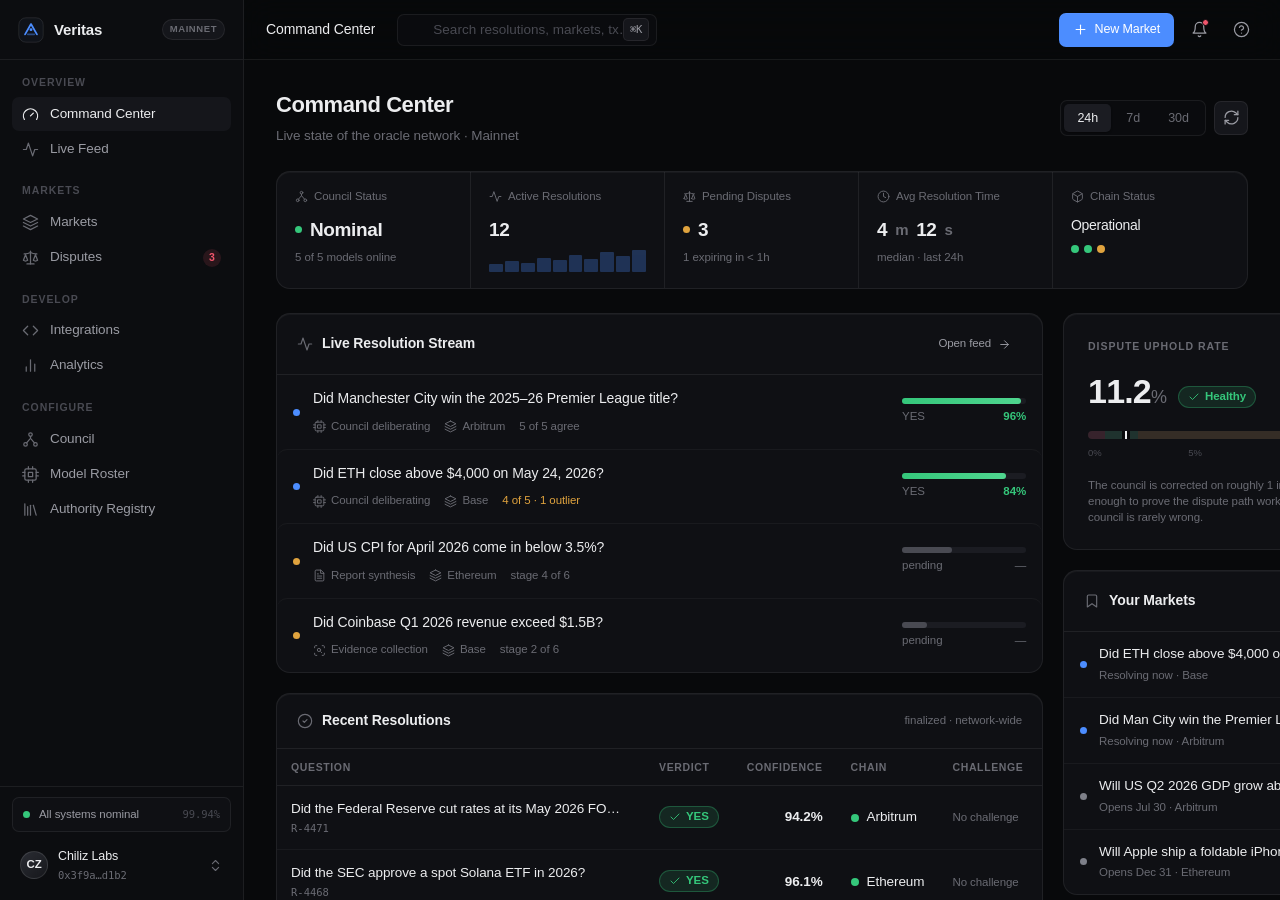
<file: index.html>
<!DOCTYPE html>
<html lang="en">
<head>
  <meta charset="UTF-8" />
  <meta name="viewport" content="width=device-width, initial-scale=1.0" />
  <title>Veritas · Command Center</title>
  <link rel="stylesheet" href="assets/css/theme.css" />
  <link rel="stylesheet" href="assets/css/components.css" />
  <link rel="stylesheet" href="assets/css/layout.css" />
  <link rel="stylesheet" href="assets/css/pages.css" />
</head>
<body data-page="command" data-crumb="Command Center">
  <div class="page-inner">

    <!-- Page head -->
    <div class="page-head">
      <div class="row-between">
        <div>
          <h1 class="page-title">Command Center</h1>
          <p class="page-sub">Live state of the oracle network · Mainnet</p>
        </div>
        <div class="row gap-2">
          <div class="segmented">
            <button class="active">24h</button>
            <button>7d</button>
            <button>30d</button>
          </div>
          <button class="btn-icon btn-secondary" title="Refresh"><i data-icon="refresh"></i></button>
        </div>
      </div>
    </div>

    <!-- System health bar -->
    <div class="health mb-6">
      <div class="health-cell">
        <div class="hc-label"><i data-icon="network" data-size="13"></i>Council Status</div>
        <div class="hc-value"><span class="dot dot-yes dot-live"></span>Nominal</div>
        <div class="hc-sub">5 of 5 models online</div>
      </div>
      <div class="health-cell">
        <div class="hc-label"><i data-icon="activity" data-size="13"></i>Active Resolutions</div>
        <div class="hc-value">12</div>
        <div class="spark">
          <i style="height:38%"></i><i style="height:52%"></i><i style="height:44%"></i><i style="height:66%"></i>
          <i style="height:58%"></i><i style="height:80%"></i><i style="height:62%"></i><i style="height:94%"></i>
          <i style="height:72%"></i><i style="height:100%"></i>
        </div>
      </div>
      <div class="health-cell">
        <div class="hc-label"><i data-icon="scale" data-size="13"></i>Pending Disputes</div>
        <div class="hc-value"><span class="dot dot-amber"></span>3</div>
        <div class="hc-sub t-amber">1 expiring in &lt; 1h</div>
      </div>
      <div class="health-cell">
        <div class="hc-label"><i data-icon="clock" data-size="13"></i>Avg Resolution Time</div>
        <div class="hc-value">4<span class="t-3" style="font-size:15px">m</span> 12<span class="t-3" style="font-size:15px">s</span></div>
        <div class="hc-sub">median · last 24h</div>
      </div>
      <div class="health-cell">
        <div class="hc-label"><i data-icon="box" data-size="13"></i>Chain Status</div>
        <div class="hc-value" style="font-size:14px;font-weight:500">Operational</div>
        <div class="chain-dots">
          <span class="cred high tip" data-tip="Ethereum · confirmed"><span class="cd"></span></span>
          <span class="cred high tip" data-tip="Base · confirmed"><span class="cd"></span></span>
          <span class="cred med tip" data-tip="Arbitrum · congested"><span class="cd"></span></span>
        </div>
      </div>
    </div>

    <!-- Main split -->
    <div class="split-wide">
      <!-- LEFT -->
      <div class="col gap-5">

        <!-- Live resolution stream -->
        <section class="card">
          <div class="card-head">
            <div class="h3"><i data-icon="activity"></i>Live Resolution Stream</div>
            <a class="btn btn-ghost btn-sm" href="live-feed.html">Open feed<i data-icon="arrowright"></i></a>
          </div>
          <div>
            <a class="stream-row" href="resolution-detail.html">
              <span class="dot dot-accent dot-live"></span>
              <div class="grow" style="min-width:0">
                <div class="stream-q truncate">Did Manchester City win the 2025–26 Premier League title?</div>
                <div class="res-meta">
                  <span class="mi"><i data-icon="cpu"></i>Council deliberating</span>
                  <span class="mi"><i data-icon="layers"></i>Arbitrum</span>
                  <span class="mi">5 of 5 agree</span>
                </div>
              </div>
              <div class="stream-conf">
                <div class="conf-track"><div class="conf-fill yes" data-value="96"></div></div>
                <div class="conf-meta mt-1"><span class="t-3">YES</span><span class="t-yes fw-600">96%</span></div>
              </div>
            </a>
            <a class="stream-row" href="resolution-detail.html">
              <span class="dot dot-accent dot-live"></span>
              <div class="grow" style="min-width:0">
                <div class="stream-q truncate">Did ETH close above $4,000 on May 24, 2026?</div>
                <div class="res-meta">
                  <span class="mi"><i data-icon="cpu"></i>Council deliberating</span>
                  <span class="mi"><i data-icon="layers"></i>Base</span>
                  <span class="mi t-amber">4 of 5 · 1 outlier</span>
                </div>
              </div>
              <div class="stream-conf">
                <div class="conf-track"><div class="conf-fill yes" data-value="84"></div></div>
                <div class="conf-meta mt-1"><span class="t-3">YES</span><span class="t-yes fw-600">84%</span></div>
              </div>
            </a>
            <a class="stream-row" href="resolution-detail.html">
              <span class="dot dot-amber dot-live"></span>
              <div class="grow" style="min-width:0">
                <div class="stream-q truncate">Did US CPI for April 2026 come in below 3.5%?</div>
                <div class="res-meta">
                  <span class="mi"><i data-icon="file"></i>Report synthesis</span>
                  <span class="mi"><i data-icon="layers"></i>Ethereum</span>
                  <span class="mi">stage 4 of 6</span>
                </div>
              </div>
              <div class="stream-conf">
                <div class="conf-track"><div class="conf-fill" data-value="40" style="background:var(--text-4)"></div></div>
                <div class="conf-meta mt-1"><span class="t-3">pending</span><span class="t-3">—</span></div>
              </div>
            </a>
            <a class="stream-row" href="resolution-detail.html">
              <span class="dot dot-amber dot-live"></span>
              <div class="grow" style="min-width:0">
                <div class="stream-q truncate">Did Coinbase Q1 2026 revenue exceed $1.5B?</div>
                <div class="res-meta">
                  <span class="mi"><i data-icon="scan"></i>Evidence collection</span>
                  <span class="mi"><i data-icon="layers"></i>Base</span>
                  <span class="mi">stage 2 of 6</span>
                </div>
              </div>
              <div class="stream-conf">
                <div class="conf-track"><div class="conf-fill" data-value="20" style="background:var(--text-4)"></div></div>
                <div class="conf-meta mt-1"><span class="t-3">pending</span><span class="t-3">—</span></div>
              </div>
            </a>
          </div>
        </section>

        <!-- Recent resolutions -->
        <section class="card">
          <div class="card-head">
            <div class="h3"><i data-icon="circlecheck"></i>Recent Resolutions</div>
            <span class="t-3 fs-xs">finalized · network-wide</span>
          </div>
          <table class="table table-clickable">
            <thead>
              <tr>
                <th style="width:42%">Question</th>
                <th>Verdict</th>
                <th class="num">Confidence</th>
                <th>Chain</th>
                <th>Challenge</th>
              </tr>
            </thead>
            <tbody>
              <tr onclick="location.href='resolution-detail.html'">
                <td><div class="truncate" style="max-width:340px">Did the Federal Reserve cut rates at its May 2026 FOMC meeting?</div><div class="mono t-3 fs-micro">R-4471</div></td>
                <td><span class="pill pill-yes"><i data-icon="check"></i>YES</span></td>
                <td class="num t-yes fw-600">94.2%</td>
                <td><span class="row gap-2"><span class="cred high"><span class="cd"></span></span>Arbitrum</span></td>
                <td><span class="t-3 fs-xs">No challenge</span></td>
              </tr>
              <tr onclick="location.href='resolution-detail.html'">
                <td><div class="truncate" style="max-width:340px">Did the SEC approve a spot Solana ETF in 2026?</div><div class="mono t-3 fs-micro">R-4468</div></td>
                <td><span class="pill pill-yes"><i data-icon="check"></i>YES</span></td>
                <td class="num t-yes fw-600">96.1%</td>
                <td><span class="row gap-2"><span class="cred high"><span class="cd"></span></span>Ethereum</span></td>
                <td><span class="t-3 fs-xs">No challenge</span></td>
              </tr>
              <tr onclick="location.href='resolution-detail.html'">
                <td><div class="truncate" style="max-width:340px">Did Bitcoin exceed $100,000 on May 20, 2026?</div><div class="mono t-3 fs-micro">R-4465</div></td>
                <td><span class="pill pill-yes"><i data-icon="check"></i>YES</span></td>
                <td class="num t-yes fw-600">92.8%</td>
                <td><span class="row gap-2"><span class="cred high"><span class="cd"></span></span>Base</span></td>
                <td><span class="t-3 fs-xs">No challenge</span></td>
              </tr>
              <tr onclick="location.href='dispute-detail.html'">
                <td><div class="truncate" style="max-width:340px">Were Tornado Cash sanctions lifted before May 2026?</div><div class="mono t-3 fs-micro">R-4461</div></td>
                <td><span class="pill pill-no"><i data-icon="x"></i>NO</span></td>
                <td class="num t-no fw-600">88.4%</td>
                <td><span class="row gap-2"><span class="cred high"><span class="cd"></span></span>Ethereum</span></td>
                <td><span class="pill pill-violet"><i data-icon="shieldcheck"></i>Upheld</span></td>
              </tr>
              <tr onclick="location.href='resolution-detail.html'">
                <td><div class="truncate" style="max-width:340px">Did EU AI Act fines begin in Q1 2026?</div><div class="mono t-3 fs-micro">R-4457</div></td>
                <td><span class="pill pill-no"><i data-icon="x"></i>NO</span></td>
                <td class="num t-no fw-600">90.2%</td>
                <td><span class="row gap-2"><span class="cred med"><span class="cd"></span></span>Arbitrum</span></td>
                <td><span class="t-3 fs-xs">No challenge</span></td>
              </tr>
            </tbody>
          </table>
        </section>
      </div>

      <!-- RIGHT -->
      <div class="col gap-5">

        <!-- Signature metric: dispute uphold rate -->
        <section class="card card-pad">
          <div class="row-between mb-4">
            <div class="eyebrow">Dispute Uphold Rate</div>
            <span class="tip" data-tip="Healthy band: 5–15%"><i data-icon="info" data-size="14" class="t-3"></i></span>
          </div>
          <div class="row gap-3" style="align-items:baseline">
            <div class="display">11.2<span style="font-size:18px;font-weight:500" class="t-3">%</span></div>
            <span class="pill pill-yes"><i data-icon="check"></i>Healthy</span>
          </div>
          <div class="mt-5">
            <div class="band">
              <span class="zone zone-low"></span><span class="zone zone-ok"></span><span class="zone zone-high"></span>
              <span class="band-marker" style="left:11.2%"></span>
            </div>
            <div class="band-scale"><span>0%</span><span>5%</span><span>15%</span><span>30%+</span></div>
          </div>
          <p class="fs-xs t-3 mt-4 lh-snug">The council is corrected on roughly 1 in 9 challenges — high enough to prove the dispute path works, low enough to show the council is rarely wrong.</p>
        </section>

        <!-- Your markets -->
        <section class="card">
          <div class="card-head">
            <div class="h3"><i data-icon="bookmark"></i>Your Markets</div>
            <a class="btn btn-ghost btn-sm" href="markets.html">All<i data-icon="arrowright"></i></a>
          </div>
          <div>
            <a class="list-row" href="resolution-detail.html">
              <span class="dot dot-accent dot-live"></span>
              <div class="grow" style="min-width:0">
                <div class="list-title truncate">Did ETH close above $4,000 on May 24?</div>
                <div class="list-meta">Resolving now · Base</div>
              </div>
              <span class="pill pill-accent">Live</span>
            </a>
            <a class="list-row" href="resolution-detail.html">
              <span class="dot dot-accent dot-live"></span>
              <div class="grow" style="min-width:0">
                <div class="list-title truncate">Did Man City win the Premier League?</div>
                <div class="list-meta">Resolving now · Arbitrum</div>
              </div>
              <span class="pill pill-accent">Live</span>
            </a>
            <a class="list-row" href="markets.html">
              <span class="dot"></span>
              <div class="grow" style="min-width:0">
                <div class="list-title truncate">Will US Q2 2026 GDP grow above 2%?</div>
                <div class="list-meta">Opens Jul 30 · Arbitrum</div>
              </div>
              <span class="pill pill-neutral">Scheduled</span>
            </a>
            <a class="list-row" href="markets.html">
              <span class="dot"></span>
              <div class="grow" style="min-width:0">
                <div class="list-title truncate">Will Apple ship a foldable iPhone in 2026?</div>
                <div class="list-meta">Opens Dec 31 · Ethereum</div>
              </div>
              <span class="pill pill-neutral">Scheduled</span>
            </a>
          </div>
        </section>

        <!-- Council snapshot -->
        <section class="card card-pad">
          <div class="row-between mb-4">
            <div class="h3 row gap-2"><i data-icon="cpu" class="t-3"></i>Council</div>
            <span class="pill pill-yes">10 online</span>
          </div>
          <div class="col gap-3">
            <div class="row-between"><span class="row gap-2"><span class="model-avatar" style="width:20px;height:20px;font-size:8px">G5</span>GPT-5.5 (xhigh)</span><span class="role-tag role-tenth"><i data-icon="shield"></i>Tenth</span></div>
            <div class="row-between"><span class="row gap-2"><span class="model-avatar" style="width:20px;height:20px;font-size:8px">Op</span>Claude Opus 4.7</span><span class="role-tag role-standard">Std</span></div>
            <div class="row-between"><span class="row gap-2"><span class="model-avatar" style="width:20px;height:20px;font-size:8px">Ge</span>Gemini 3.1 Pro</span><span class="role-tag role-standard">Std</span></div>
            <div class="row-between"><span class="row gap-2"><span class="model-avatar" style="width:20px;height:20px;font-size:8px">Gk</span>Grok 4.3 (high)</span><span class="role-tag role-standard">Std</span></div>
            <div class="row-between"><span class="t-3 fs-sm" style="padding-left:28px">+ 6 in escalation pool</span><span class="dot dot-yes"></span></div>
          </div>
          <a class="btn btn-secondary btn-block btn-sm mt-5" href="roster.html"><i data-icon="cpu"></i>This week's roster</a>
        </section>
      </div>
    </div>
  </div>

  <script src="assets/js/icons.js"></script>
  <script src="assets/js/shell.js"></script>
  <script src="assets/js/app.js"></script>
</body>
</html>
</file>
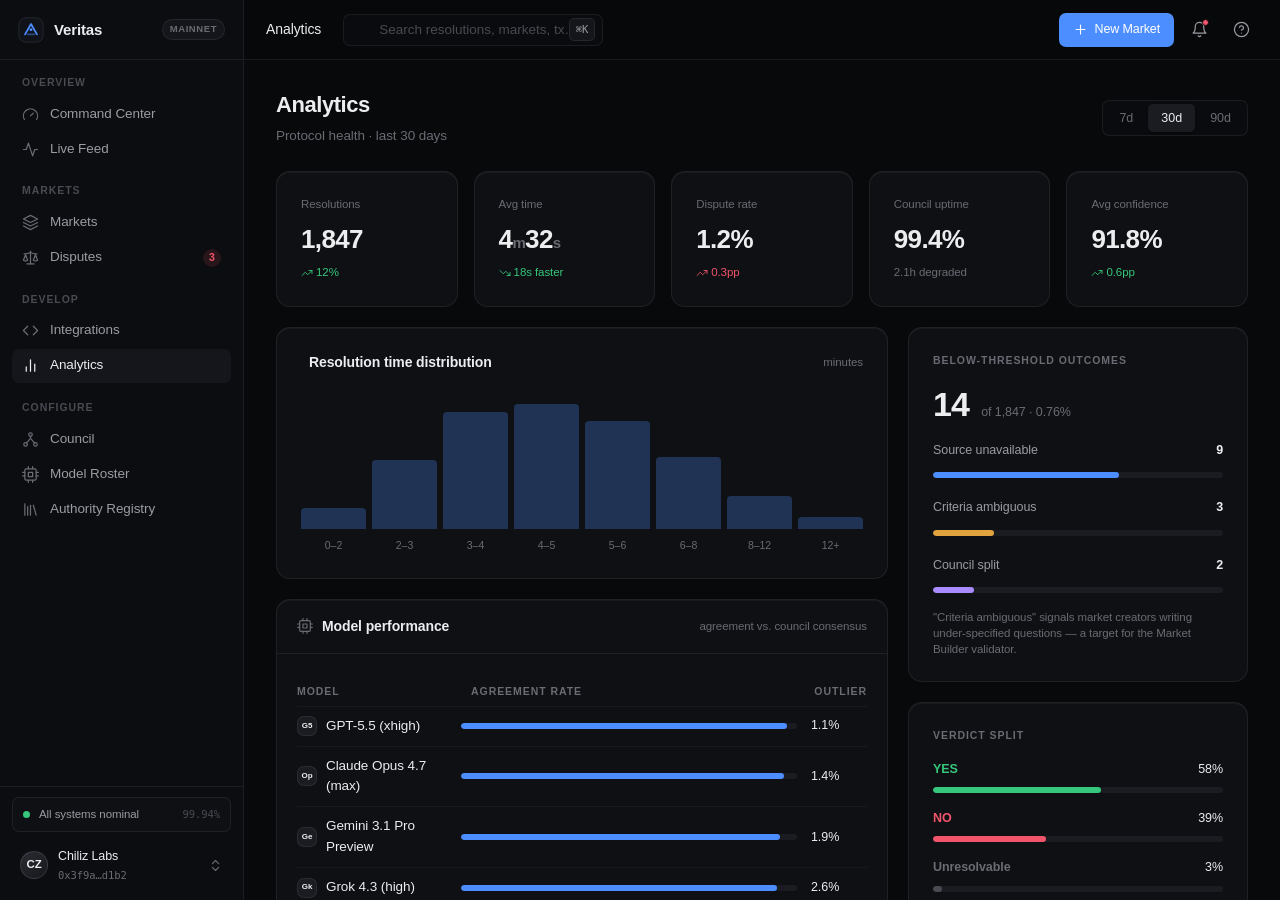
<file: analytics.html>
<!DOCTYPE html>
<html lang="en">
<head>
  <meta charset="UTF-8" />
  <meta name="viewport" content="width=device-width, initial-scale=1.0" />
  <title>Veritas · Analytics</title>
  <link rel="stylesheet" href="assets/css/theme.css" />
  <link rel="stylesheet" href="assets/css/components.css" />
  <link rel="stylesheet" href="assets/css/layout.css" />
  <link rel="stylesheet" href="assets/css/pages.css" />
</head>
<body data-page="analytics" data-crumb="Analytics">
  <div class="page-inner">

    <div class="page-head">
      <div class="row-between">
        <div>
          <h1 class="page-title">Analytics</h1>
          <p class="page-sub">Protocol health · last 30 days</p>
        </div>
        <div class="segmented">
          <button>7d</button>
          <button class="active">30d</button>
          <button>90d</button>
        </div>
      </div>
    </div>

    <!-- KPI row -->
    <div class="grid grid-5 mb-5">
      <div class="card card-pad"><div class="stat"><span class="stat-label">Resolutions</span><span class="stat-value">1,847</span><span class="stat-delta up"><i data-icon="trendup"></i>12%</span></div></div>
      <div class="card card-pad"><div class="stat"><span class="stat-label">Avg time</span><span class="stat-value">4<span style="font-size:15px" class="t-3">m</span>32<span style="font-size:15px" class="t-3">s</span></span><span class="stat-delta up"><i data-icon="trenddown"></i>18s faster</span></div></div>
      <div class="card card-pad"><div class="stat"><span class="stat-label">Dispute rate</span><span class="stat-value">1.2%</span><span class="stat-delta down"><i data-icon="trendup"></i>0.3pp</span></div></div>
      <div class="card card-pad"><div class="stat"><span class="stat-label">Council uptime</span><span class="stat-value">99.4%</span><span class="stat-delta flat">2.1h degraded</span></div></div>
      <div class="card card-pad"><div class="stat"><span class="stat-label">Avg confidence</span><span class="stat-value">91.8%</span><span class="stat-delta up"><i data-icon="trendup"></i>0.6pp</span></div></div>
    </div>

    <div class="split">
      <!-- LEFT -->
      <div class="col gap-5">
        <section class="card card-pad">
          <div class="row-between mb-5"><div class="h3 row gap-2"><i data-icon="barchart" class="t-3"></i>Resolution time distribution</div><span class="fs-xs t-3">minutes</span></div>
          <div class="histogram">
            <div class="histo-bar"><div class="hb-fill" data-h="14"></div><span class="hb-label">0–2</span></div>
            <div class="histo-bar"><div class="hb-fill" data-h="46"></div><span class="hb-label">2–3</span></div>
            <div class="histo-bar"><div class="hb-fill" data-h="78"></div><span class="hb-label">3–4</span></div>
            <div class="histo-bar"><div class="hb-fill" data-h="100"></div><span class="hb-label">4–5</span></div>
            <div class="histo-bar"><div class="hb-fill" data-h="72"></div><span class="hb-label">5–6</span></div>
            <div class="histo-bar"><div class="hb-fill" data-h="48"></div><span class="hb-label">6–8</span></div>
            <div class="histo-bar"><div class="hb-fill" data-h="22"></div><span class="hb-label">8–12</span></div>
            <div class="histo-bar"><div class="hb-fill" data-h="8"></div><span class="hb-label">12+</span></div>
          </div>
        </section>

        <section class="card">
          <div class="card-head"><div class="h3"><i data-icon="cpu"></i>Model performance</div><span class="fs-xs t-3">agreement vs. council consensus</span></div>
          <div class="card-body">
            <div class="perfbar-row" style="grid-template-columns:160px 1fr 56px;border:0;padding-bottom:6px"><span class="eyebrow">Model</span><span class="eyebrow">Agreement rate</span><span class="eyebrow text-right">Outlier</span></div>
            <div class="perfbar-row"><span class="perfbar-name"><span class="model-avatar" style="width:20px;height:20px;font-size:8px">G5</span>GPT-5.5 (xhigh)</span><div class="perfbar-track"><span data-value="97"></span></div><span class="num fs-sm">1.1%</span></div>
            <div class="perfbar-row"><span class="perfbar-name"><span class="model-avatar" style="width:20px;height:20px;font-size:8px">Op</span>Claude Opus 4.7 (max)</span><div class="perfbar-track"><span data-value="96"></span></div><span class="num fs-sm">1.4%</span></div>
            <div class="perfbar-row"><span class="perfbar-name"><span class="model-avatar" style="width:20px;height:20px;font-size:8px">Ge</span>Gemini 3.1 Pro Preview</span><div class="perfbar-track"><span data-value="95"></span></div><span class="num fs-sm">1.9%</span></div>
            <div class="perfbar-row"><span class="perfbar-name"><span class="model-avatar" style="width:20px;height:20px;font-size:8px">Gk</span>Grok 4.3 (high)</span><div class="perfbar-track"><span data-value="94"></span></div><span class="num fs-sm">2.6%</span></div>
            <div class="perfbar-row"><span class="perfbar-name"><span class="model-avatar" style="width:20px;height:20px;font-size:8px">Qw</span>Qwen3.7 Max</span><div class="perfbar-track"><span data-value="93"></span></div><span class="num fs-sm">3.2%</span></div>
            <div class="perfbar-row"><span class="perfbar-name"><span class="model-avatar" style="width:20px;height:20px;font-size:8px">DS</span>DeepSeek V4 Pro (Max)</span><div class="perfbar-track"><span data-value="92"></span></div><span class="num fs-sm t-amber">3.9%</span></div>
          </div>
        </section>
      </div>

      <!-- RIGHT -->
      <div class="col gap-5">
        <section class="card card-pad">
          <div class="eyebrow mb-4">Below-threshold outcomes</div>
          <div class="row gap-3 mb-4" style="align-items:baseline"><span class="display">14</span><span class="t-3 fs-sm">of 1,847 · 0.76%</span></div>
          <div class="col gap-3">
            <div class="row-between fs-sm"><span class="t-2">Source unavailable</span><span class="fw-600">9</span></div>
            <div class="meter"><span data-value="64"></span></div>
            <div class="row-between fs-sm mt-2"><span class="t-2">Criteria ambiguous</span><span class="fw-600">3</span></div>
            <div class="meter"><span data-value="21" style="background:var(--amber)"></span></div>
            <div class="row-between fs-sm mt-2"><span class="t-2">Council split</span><span class="fw-600">2</span></div>
            <div class="meter"><span data-value="14" style="background:var(--violet)"></span></div>
          </div>
          <p class="fs-xs t-3 mt-4 lh-snug">"Criteria ambiguous" signals market creators writing under-specified questions — a target for the Market Builder validator.</p>
        </section>

        <section class="card card-pad">
          <div class="eyebrow mb-4">Verdict split</div>
          <div class="row gap-5">
            <div class="grow">
              <div class="row-between mb-2 fs-sm"><span class="t-yes fw-600">YES</span><span>58%</span></div>
              <div class="meter mb-4"><span data-value="58" style="background:var(--yes)"></span></div>
              <div class="row-between mb-2 fs-sm"><span class="t-no fw-600">NO</span><span>39%</span></div>
              <div class="meter mb-4"><span data-value="39" style="background:var(--no)"></span></div>
              <div class="row-between mb-2 fs-sm"><span class="t-3 fw-600">Unresolvable</span><span>3%</span></div>
              <div class="meter"><span data-value="3" style="background:var(--text-4)"></span></div>
            </div>
          </div>
        </section>

        <section class="card card-pad">
          <div class="row-between"><span class="eyebrow">Avg cost / resolution</span><span class="metric-inline"><span class="mv">$0.34</span></span></div>
          <p class="fs-xs t-3 mt-2">Across all council sizes and complexity tiers.</p>
        </section>
      </div>
    </div>
  </div>

  <script src="assets/js/icons.js"></script>
  <script src="assets/js/shell.js"></script>
  <script src="assets/js/app.js"></script>
</body>
</html>
</file>
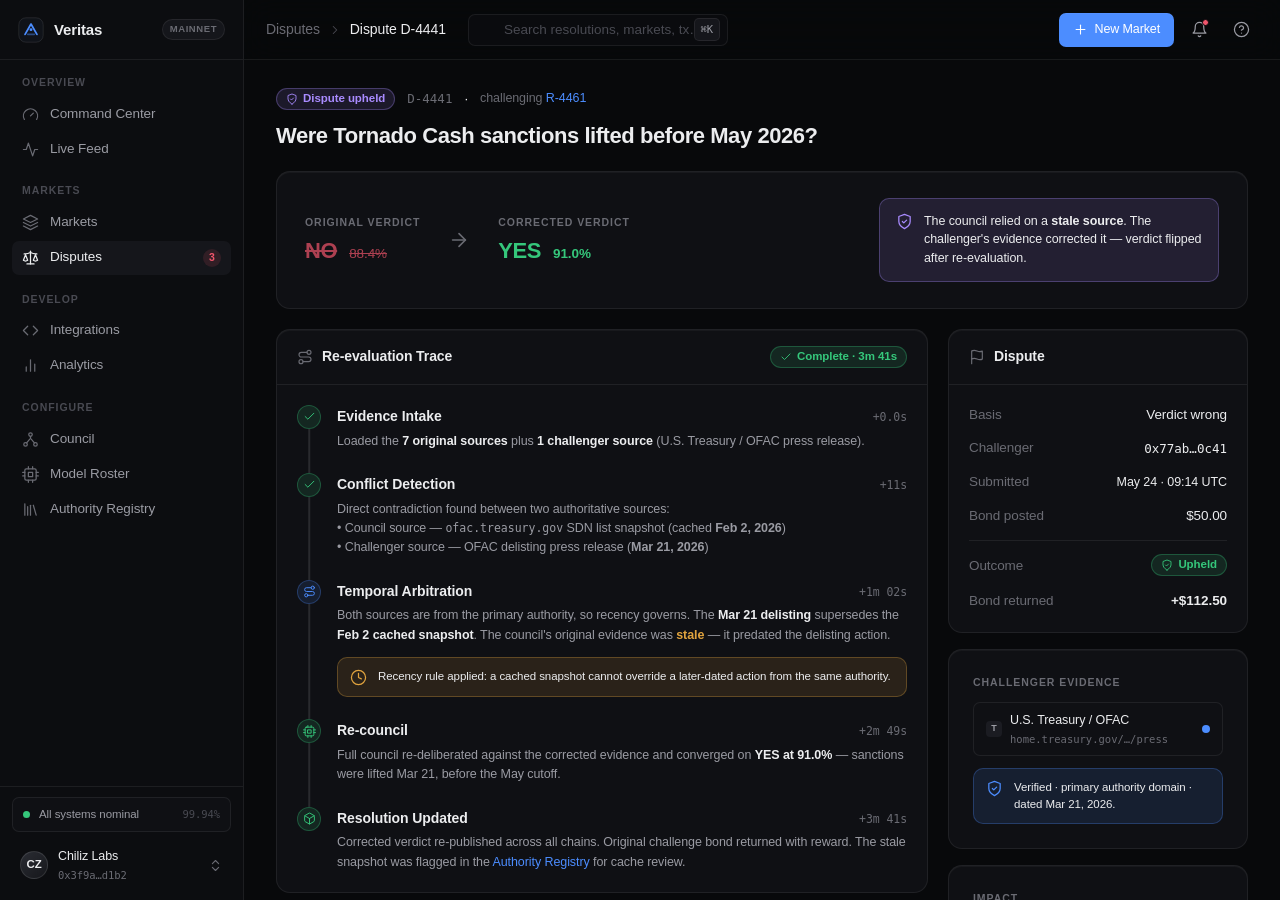
<file: dispute-detail.html>
<!DOCTYPE html>
<html lang="en">
<head>
  <meta charset="UTF-8" />
  <meta name="viewport" content="width=device-width, initial-scale=1.0" />
  <title>Veritas · Dispute D-4441</title>
  <link rel="stylesheet" href="assets/css/theme.css" />
  <link rel="stylesheet" href="assets/css/components.css" />
  <link rel="stylesheet" href="assets/css/layout.css" />
  <link rel="stylesheet" href="assets/css/pages.css" />
</head>
<body data-page="disputes" data-crumb="Disputes|disputes.html > Dispute D-4441">
  <div class="page-inner">

    <div class="mb-5">
      <div class="row gap-3 mb-3 wrap">
        <span class="pill pill-violet"><i data-icon="shieldcheck"></i>Dispute upheld</span>
        <span class="mono t-3 fs-sm">D-4441</span>
        <span class="t-4">·</span>
        <span class="fs-sm t-3">challenging <a class="t-accent" href="resolution-detail.html">R-4461</a></span>
      </div>
      <h1 class="h1" style="max-width:760px;line-height:1.3">Were Tornado Cash sanctions lifted before May 2026?</h1>
    </div>

    <!-- Verdict flip hero -->
    <div class="verdict-hero mb-5" style="align-items:center">
      <div style="flex:none">
        <div class="eyebrow mb-2">Original verdict</div>
        <div class="row gap-3" style="align-items:baseline">
          <span class="h1 diff-old">NO</span><span class="diff-old tnum">88.4%</span>
        </div>
      </div>
      <div class="diff-arrow"><i data-icon="arrowright" data-size="22"></i></div>
      <div style="flex:none">
        <div class="eyebrow mb-2">Corrected verdict</div>
        <div class="row gap-3" style="align-items:baseline">
          <span class="h1 t-yes">YES</span><span class="t-yes fw-600 tnum">91.0%</span>
        </div>
      </div>
      <div class="grow"></div>
      <div class="banner violet" style="max-width:340px;flex:none">
        <i data-icon="shieldcheck"></i>
        <div class="fs-sm">The council relied on a <b>stale source</b>. The challenger's evidence corrected it — verdict flipped after re-evaluation.</div>
      </div>
    </div>

    <div class="rd-grid">
      <!-- MAIN -->
      <div class="col gap-4">
        <section class="card">
          <div class="card-head"><div class="h3"><i data-icon="route"></i>Re-evaluation Trace</div><span class="pill pill-yes"><i data-icon="check"></i>Complete · 3m 41s</span></div>
          <div class="card-body">
            <div class="timeline">
              <div class="tl-item">
                <div class="tl-rail"><div class="tl-node done ok"><i data-icon="check"></i></div></div>
                <div class="tl-content">
                  <div class="tl-head"><span class="tl-title">Evidence Intake</span><span class="tl-time">+0.0s</span></div>
                  <div class="tl-body">Loaded the <strong>7 original sources</strong> plus <strong>1 challenger source</strong> (U.S. Treasury / OFAC press release).</div>
                </div>
              </div>
              <div class="tl-item">
                <div class="tl-rail"><div class="tl-node done ok"><i data-icon="check"></i></div></div>
                <div class="tl-content">
                  <div class="tl-head"><span class="tl-title">Conflict Detection</span><span class="tl-time">+11s</span></div>
                  <div class="tl-body">Direct contradiction found between two authoritative sources:<br>• Council source — <span class="mono fs-xs">ofac.treasury.gov</span> SDN list snapshot (cached <b>Feb 2, 2026</b>)<br>• Challenger source — OFAC delisting press release (<b>Mar 21, 2026</b>)</div>
                </div>
              </div>
              <div class="tl-item">
                <div class="tl-rail"><div class="tl-node done"><i data-icon="route"></i></div></div>
                <div class="tl-content">
                  <div class="tl-head"><span class="tl-title">Temporal Arbitration</span><span class="tl-time">+1m 02s</span></div>
                  <div class="tl-body">Both sources are from the primary authority, so recency governs. The <strong>Mar 21 delisting</strong> supersedes the <strong>Feb 2 cached snapshot</strong>. The council's original evidence was <b class="t-amber">stale</b> — it predated the delisting action.</div>
                  <div class="banner warn mt-3" style="padding:10px 12px"><i data-icon="clock"></i><div class="fs-xs">Recency rule applied: a cached snapshot cannot override a later-dated action from the same authority.</div></div>
                </div>
              </div>
              <div class="tl-item">
                <div class="tl-rail"><div class="tl-node done ok"><i data-icon="cpu"></i></div></div>
                <div class="tl-content">
                  <div class="tl-head"><span class="tl-title">Re-council</span><span class="tl-time">+2m 49s</span></div>
                  <div class="tl-body">Full council re-deliberated against the corrected evidence and converged on <strong class="t-yes">YES at 91.0%</strong> — sanctions were lifted Mar 21, before the May cutoff.</div>
                </div>
              </div>
              <div class="tl-item">
                <div class="tl-rail"><div class="tl-node done ok"><i data-icon="box"></i></div></div>
                <div class="tl-content">
                  <div class="tl-head"><span class="tl-title">Resolution Updated</span><span class="tl-time">+3m 41s</span></div>
                  <div class="tl-body">Corrected verdict re-published across all chains. Original challenge bond returned with reward. The stale snapshot was flagged in the <a class="t-accent" href="settings-authority.html">Authority Registry</a> for cache review.</div>
                </div>
              </div>
            </div>
          </div>
        </section>

        <!-- Re-council results -->
        <section class="card">
          <div class="card-head"><div class="h3"><i data-icon="cpu"></i>Re-council verdict</div><span class="pill pill-yes">YES · 91.0% · re-council</span></div>
          <div class="card-body">
            <div class="council-grid" style="grid-template-columns:1fr 1fr">
              <div class="model-card"><div class="model-head"><span class="model-avatar">G5</span><div><div class="model-name">GPT-5.5 (xhigh)</div><div class="model-maker">tenth man · final review</div></div><div class="ml-auto row gap-2"><span class="pill pill-yes">YES</span><span class="fw-600 tnum">94%</span></div></div><p class="model-quote">"The corrected evidence is decisive — the Mar 21 delisting is the latest authoritative action. Original NO relied on a stale snapshot. I finalize YES."</p></div>
              <div class="model-card"><div class="model-head"><span class="model-avatar">Op</span><div><div class="model-name">Claude Opus 4.7 (max)</div><div class="model-maker">Anthropic</div></div><div class="ml-auto row gap-2"><span class="pill pill-yes">YES</span><span class="fw-600 tnum">93%</span></div></div><p class="model-quote">"Recency resolves the conflict cleanly. The delisting predates the May cutoff."</p></div>
              <div class="model-card"><div class="model-head"><span class="model-avatar">Ge</span><div><div class="model-name">Gemini 3.1 Pro Preview</div><div class="model-maker">Google</div></div><div class="ml-auto row gap-2"><span class="pill pill-yes">YES</span><span class="fw-600 tnum">90%</span></div></div><p class="model-quote">"Agree. Delisting confirmed before the cutoff; my prior read used the cached list."</p></div>
              <div class="model-card"><div class="model-head"><span class="model-avatar">Gk</span><div><div class="model-name">Grok 4.3 (high)</div><div class="model-maker">xAI</div></div><div class="ml-auto row gap-2"><span class="pill pill-yes">YES</span><span class="fw-600 tnum">89%</span></div></div><p class="model-quote">"Temporal ordering is unambiguous. Verdict YES."</p></div>
            </div>
          </div>
        </section>
      </div>

      <!-- RIGHT RAIL -->
      <div class="col gap-4">
        <section class="card">
          <div class="card-head"><div class="h3"><i data-icon="flag"></i>Dispute</div></div>
          <div class="card-body">
            <dl class="kv" style="grid-template-columns:1fr;gap:13px">
              <div class="row-between"><dt>Basis</dt><dd>Verdict wrong</dd></div>
              <div class="row-between"><dt>Challenger</dt><dd class="mono fs-sm">0x77ab…0c41</dd></div>
              <div class="row-between"><dt>Submitted</dt><dd class="fs-sm">May 24 · 09:14 UTC</dd></div>
              <div class="row-between"><dt>Bond posted</dt><dd>$50.00</dd></div>
              <div class="divider"></div>
              <div class="row-between"><dt>Outcome</dt><dd><span class="pill pill-yes"><i data-icon="shieldcheck"></i>Upheld</span></dd></div>
              <div class="row-between"><dt>Bond returned</dt><dd class="t-yes fw-600">+$112.50</dd></div>
            </dl>
          </div>
        </section>

        <section class="card card-pad">
          <div class="eyebrow mb-3">Challenger evidence</div>
          <div class="src-chip" style="width:100%"><span class="src-fav">T</span><div class="grow"><div class="fw-500 fs-sm">U.S. Treasury / OFAC</div><div class="mono t-3 fs-micro truncate">home.treasury.gov/…/press</div></div><span class="cred primary"><span class="cd"></span></span></div>
          <div class="banner info mt-3" style="padding:10px 12px"><i data-icon="shieldcheck"></i><div class="fs-xs">Verified · primary authority domain · dated Mar 21, 2026.</div></div>
        </section>

        <section class="card card-pad">
          <div class="eyebrow mb-3">Impact</div>
          <p class="fs-sm t-2">Downstream contracts consuming <span class="mono">R-4461</span> received the corrected verdict via webhook and on-chain re-publication. <a class="t-accent" href="integrations.html">View webhook log →</a></p>
        </section>
      </div>
    </div>
  </div>

  <script src="assets/js/icons.js"></script>
  <script src="assets/js/shell.js"></script>
  <script src="assets/js/app.js"></script>
</body>
</html>
</file>
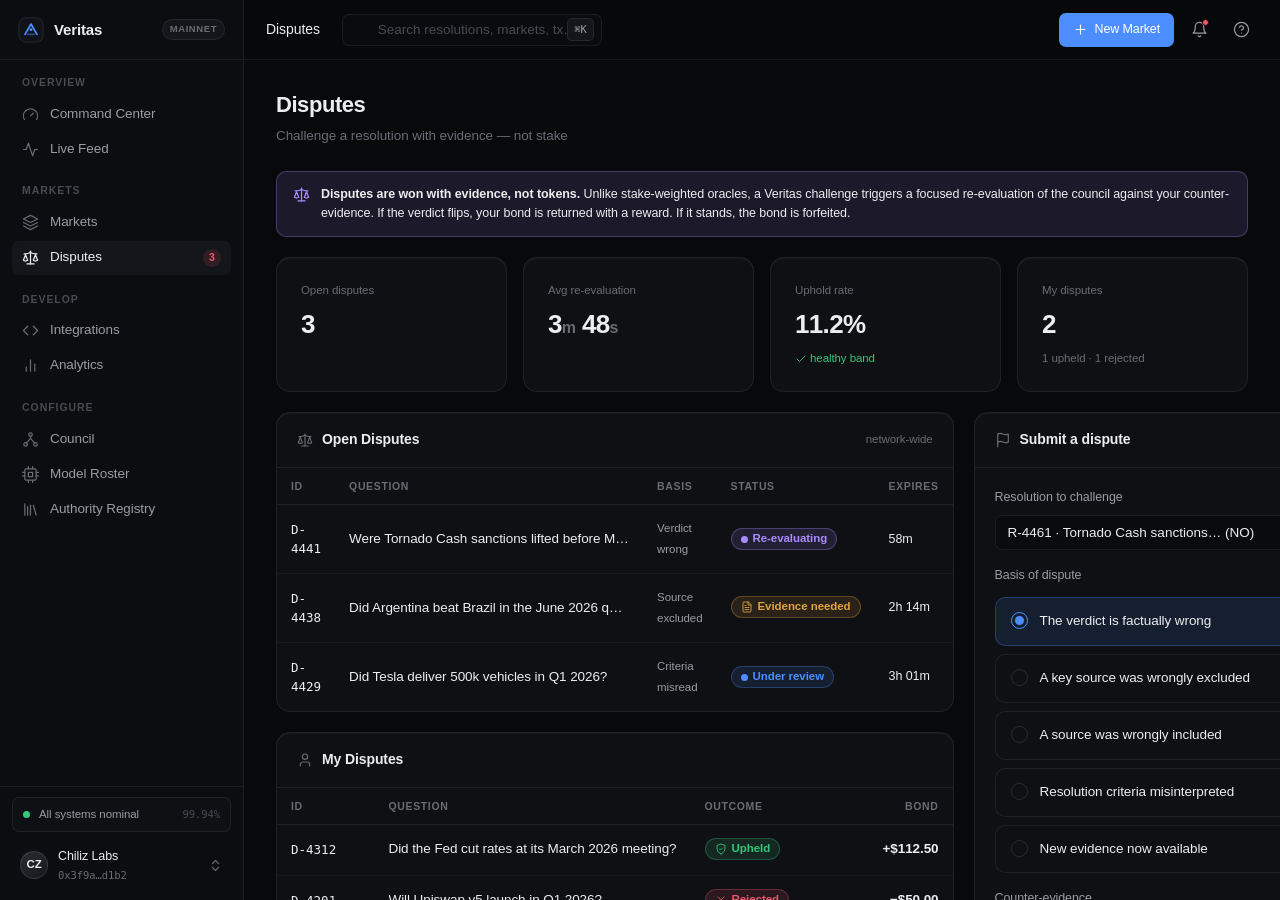
<file: disputes.html>
<!DOCTYPE html>
<html lang="en">
<head>
  <meta charset="UTF-8" />
  <meta name="viewport" content="width=device-width, initial-scale=1.0" />
  <title>Veritas · Disputes</title>
  <link rel="stylesheet" href="assets/css/theme.css" />
  <link rel="stylesheet" href="assets/css/components.css" />
  <link rel="stylesheet" href="assets/css/layout.css" />
  <link rel="stylesheet" href="assets/css/pages.css" />
</head>
<body data-page="disputes" data-crumb="Disputes">
  <div class="page-inner">

    <div class="page-head">
      <div class="row-between">
        <div>
          <h1 class="page-title">Disputes</h1>
          <p class="page-sub">Challenge a resolution with evidence — not stake</p>
        </div>
      </div>
    </div>

    <!-- Positioning banner -->
    <div class="banner violet mb-5">
      <i data-icon="scale"></i>
      <div><b>Disputes are won with evidence, not tokens.</b> Unlike stake-weighted oracles, a Veritas challenge triggers a focused re-evaluation of the council against your counter-evidence. If the verdict flips, your bond is returned with a reward. If it stands, the bond is forfeited.</div>
    </div>

    <!-- Stats -->
    <div class="grid grid-4 mb-5">
      <div class="card card-pad"><div class="stat"><span class="stat-label">Open disputes</span><span class="stat-value">3</span></div></div>
      <div class="card card-pad"><div class="stat"><span class="stat-label">Avg re-evaluation</span><span class="stat-value">3<span style="font-size:16px" class="t-3">m</span> 48<span style="font-size:16px" class="t-3">s</span></span></div></div>
      <div class="card card-pad"><div class="stat"><span class="stat-label">Uphold rate</span><span class="stat-value">11.2%</span><span class="stat-delta up"><i data-icon="check"></i>healthy band</span></div></div>
      <div class="card card-pad"><div class="stat"><span class="stat-label">My disputes</span><span class="stat-value">2</span><span class="stat-delta flat">1 upheld · 1 rejected</span></div></div>
    </div>

    <div class="split-wide">
      <!-- LEFT: dispute lists -->
      <div class="col gap-5">
        <section class="card">
          <div class="card-head"><div class="h3"><i data-icon="scale"></i>Open Disputes</div><span class="fs-xs t-3">network-wide</span></div>
          <table class="table table-clickable">
            <thead><tr><th>ID</th><th style="width:40%">Question</th><th>Basis</th><th>Status</th><th>Expires</th></tr></thead>
            <tbody>
              <tr onclick="location.href='dispute-detail.html'">
                <td class="mono fs-sm">D-4441</td>
                <td><div class="truncate" style="max-width:280px">Were Tornado Cash sanctions lifted before May 2026?</div></td>
                <td><span class="fs-xs t-2">Verdict wrong</span></td>
                <td><span class="pill pill-violet"><span class="dot dot-violet dot-live"></span>Re-evaluating</span></td>
                <td class="fs-sm t-amber">58m</td>
              </tr>
              <tr onclick="location.href='dispute-detail.html'">
                <td class="mono fs-sm">D-4438</td>
                <td><div class="truncate" style="max-width:280px">Did Argentina beat Brazil in the June 2026 qualifier?</div></td>
                <td><span class="fs-xs t-2">Source excluded</span></td>
                <td><span class="pill pill-amber"><i data-icon="file"></i>Evidence needed</span></td>
                <td class="fs-sm t-3">2h 14m</td>
              </tr>
              <tr onclick="location.href='dispute-detail.html'">
                <td class="mono fs-sm">D-4429</td>
                <td><div class="truncate" style="max-width:280px">Did Tesla deliver 500k vehicles in Q1 2026?</div></td>
                <td><span class="fs-xs t-2">Criteria misread</span></td>
                <td><span class="pill pill-accent"><span class="dot dot-accent dot-live"></span>Under review</span></td>
                <td class="fs-sm t-3">3h 01m</td>
              </tr>
            </tbody>
          </table>
        </section>

        <section class="card">
          <div class="card-head"><div class="h3"><i data-icon="user"></i>My Disputes</div></div>
          <table class="table">
            <thead><tr><th>ID</th><th style="width:42%">Question</th><th>Outcome</th><th class="num">Bond</th></tr></thead>
            <tbody>
              <tr>
                <td class="mono fs-sm">D-4312</td>
                <td><div class="truncate" style="max-width:300px">Did the Fed cut rates at its March 2026 meeting?</div></td>
                <td><span class="pill pill-yes"><i data-icon="shieldcheck"></i>Upheld</span></td>
                <td class="num t-yes fw-600">+$112.50</td>
              </tr>
              <tr>
                <td class="mono fs-sm">D-4201</td>
                <td><div class="truncate" style="max-width:300px">Will Uniswap v5 launch in Q1 2026?</div></td>
                <td><span class="pill pill-no"><i data-icon="x"></i>Rejected</span></td>
                <td class="num t-no fw-600">−$50.00</td>
              </tr>
            </tbody>
          </table>
        </section>
      </div>

      <!-- RIGHT: submit dispute -->
      <div>
        <section class="card" data-basis-group>
          <div class="card-head"><div class="h3"><i data-icon="flag"></i>Submit a dispute</div></div>
          <div class="card-body">
            <div class="field mb-4">
              <label class="field-label">Resolution to challenge</label>
              <select class="select"><option>R-4461 · Tornado Cash sanctions… (NO)</option><option>R-4457 · EU AI Act fines… (NO)</option></select>
            </div>

            <label class="field-label mb-3">Basis of dispute</label>
            <div class="basis-list mb-4">
              <div class="basis-opt sel"><span class="basis-radio"></span><span class="basis-text">The verdict is factually wrong</span></div>
              <div class="basis-opt"><span class="basis-radio"></span><span class="basis-text">A key source was wrongly excluded</span></div>
              <div class="basis-opt"><span class="basis-radio"></span><span class="basis-text">A source was wrongly included</span></div>
              <div class="basis-opt"><span class="basis-radio"></span><span class="basis-text">Resolution criteria misinterpreted</span></div>
              <div class="basis-opt"><span class="basis-radio"></span><span class="basis-text">New evidence now available</span></div>
            </div>

            <div class="field mb-4">
              <label class="field-label">Counter-evidence</label>
              <div class="copy-field mb-2"><code class="t-2">https://home.treasury.gov/…/press</code><span class="cf-btn"><i data-icon="check" class="t-yes"></i></span></div>
              <span class="field-hint"><span class="t-yes">Verified</span> · treasury.gov domain confirmed · summary auto-extracted</span>
            </div>

            <div class="field mb-4">
              <label class="field-label">Your claim</label>
              <textarea class="textarea" rows="3" placeholder="Explain precisely why the verdict is wrong…">The OFAC press release dated Mar 2026 relisted the entity; the council relied on a superseded delisting notice.</textarea>
            </div>

            <div class="banner warn mb-4" style="padding:11px 13px"><i data-icon="wallet"></i><div class="fs-xs">Bond required: <b>$50.00</b> — returned with reward if upheld, forfeited if rejected.</div></div>
            <button class="btn btn-primary btn-block"><i data-icon="send"></i>Submit dispute &amp; post bond</button>
          </div>
        </section>
      </div>
    </div>
  </div>

  <script src="assets/js/icons.js"></script>
  <script src="assets/js/shell.js"></script>
  <script src="assets/js/app.js"></script>
</body>
</html>
</file>
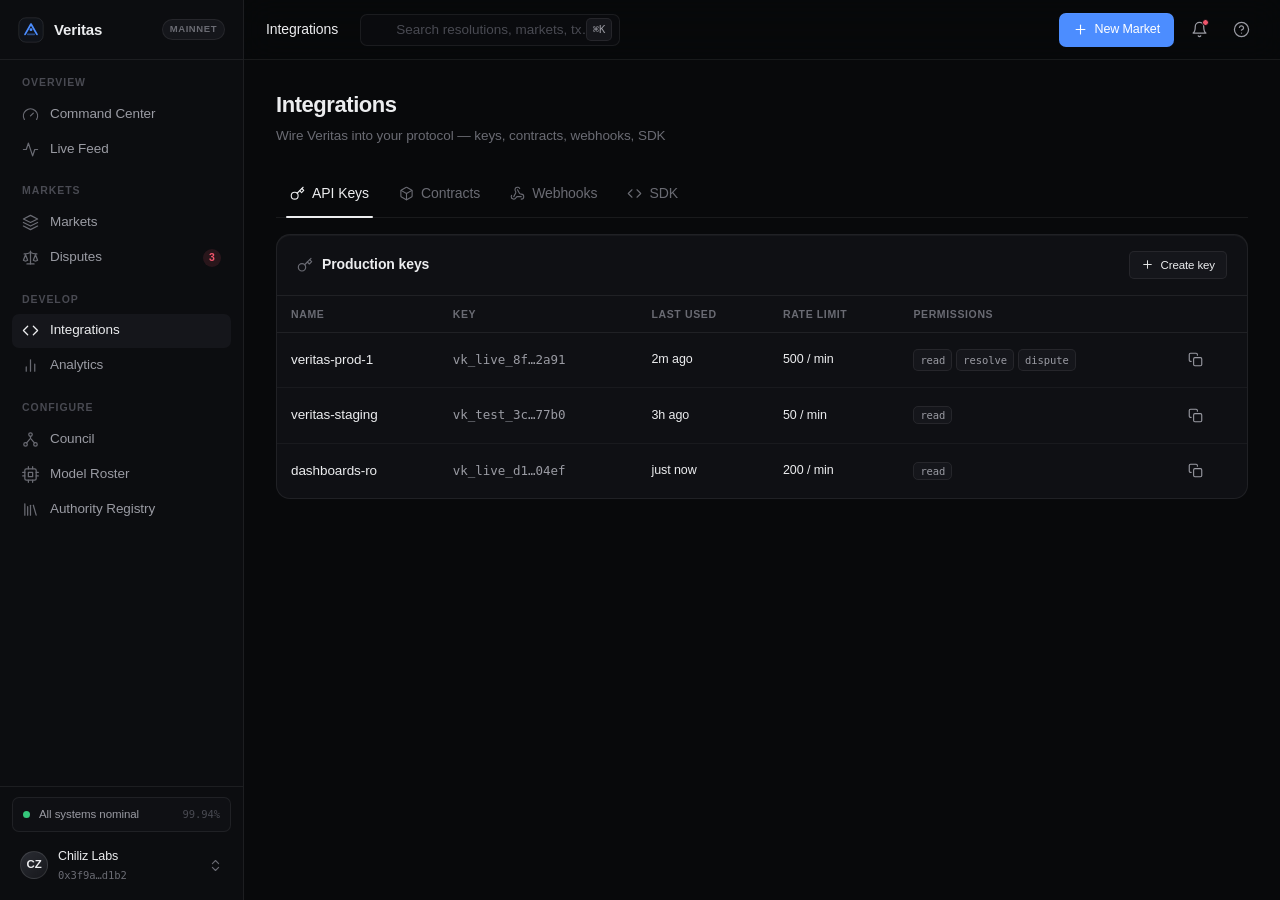
<file: integrations.html>
<!DOCTYPE html>
<html lang="en">
<head>
  <meta charset="UTF-8" />
  <meta name="viewport" content="width=device-width, initial-scale=1.0" />
  <title>Veritas · Integrations</title>
  <link rel="stylesheet" href="assets/css/theme.css" />
  <link rel="stylesheet" href="assets/css/components.css" />
  <link rel="stylesheet" href="assets/css/layout.css" />
  <link rel="stylesheet" href="assets/css/pages.css" />
</head>
<body data-page="integrations" data-crumb="Integrations">
  <div class="page-inner">

    <div class="page-head">
      <h1 class="page-title">Integrations</h1>
      <p class="page-sub">Wire Veritas into your protocol — keys, contracts, webhooks, SDK</p>
    </div>

    <div>
      <div class="tabs" data-tab-group>
        <div class="tab active" data-tab="keys"><i data-icon="key"></i>API Keys</div>
        <div class="tab" data-tab="contracts"><i data-icon="box"></i>Contracts</div>
        <div class="tab" data-tab="webhooks"><i data-icon="webhook"></i>Webhooks</div>
        <div class="tab" data-tab="sdk"><i data-icon="code"></i>SDK</div>
      </div>

      <!-- API Keys -->
      <div data-panel="keys" class="mt-4">
        <div class="card">
          <div class="card-head"><div class="h3"><i data-icon="key"></i>Production keys</div><button class="btn btn-secondary btn-sm"><i data-icon="plus"></i>Create key</button></div>
          <table class="table">
            <thead><tr><th>Name</th><th>Key</th><th>Last used</th><th>Rate limit</th><th>Permissions</th><th></th></tr></thead>
            <tbody>
              <tr>
                <td class="fw-500">veritas-prod-1</td>
                <td><span class="mono fs-sm t-2">vk_live_8f…2a91</span></td>
                <td class="fs-sm t-3">2m ago</td>
                <td class="fs-sm">500 / min</td>
                <td><span class="row gap-1 wrap"><span class="kbd">read</span><span class="kbd">resolve</span><span class="kbd">dispute</span></span></td>
                <td><button class="btn-icon sm" data-copy="vk_live_8f2a91"><i data-icon="copy"></i></button></td>
              </tr>
              <tr>
                <td class="fw-500">veritas-staging</td>
                <td><span class="mono fs-sm t-2">vk_test_3c…77b0</span></td>
                <td class="fs-sm t-3">3h ago</td>
                <td class="fs-sm">50 / min</td>
                <td><span class="kbd">read</span></td>
                <td><button class="btn-icon sm" data-copy="vk_test_3c77b0"><i data-icon="copy"></i></button></td>
              </tr>
              <tr>
                <td class="fw-500">dashboards-ro</td>
                <td><span class="mono fs-sm t-2">vk_live_d1…04ef</span></td>
                <td class="fs-sm t-3">just now</td>
                <td class="fs-sm">200 / min</td>
                <td><span class="kbd">read</span></td>
                <td><button class="btn-icon sm" data-copy="vk_live_d104ef"><i data-icon="copy"></i></button></td>
              </tr>
            </tbody>
          </table>
        </div>
      </div>

      <!-- Contracts -->
      <div data-panel="contracts" class="mt-4 hidden">
        <div class="card mb-4">
          <div class="card-head"><div class="h3"><i data-icon="box"></i>Oracle contract addresses</div></div>
          <table class="table">
            <thead><tr><th>Network</th><th>Address</th><th>ABI</th><th>Last resolved</th><th></th></tr></thead>
            <tbody>
              <tr>
                <td><span class="row gap-2"><span class="cred high"><span class="cd"></span></span>Ethereum</span></td>
                <td><span class="mono fs-sm t-2">0x4a3c…f291</span></td>
                <td><a class="btn btn-ghost btn-sm"><i data-icon="download"></i>ABI</a></td>
                <td class="fs-sm t-3">2m ago</td>
                <td><button class="btn-icon sm" data-copy="0x4a3cf291"><i data-icon="copy"></i></button></td>
              </tr>
              <tr>
                <td><span class="row gap-2"><span class="cred high"><span class="cd"></span></span>Base</span></td>
                <td><span class="mono fs-sm t-2">0x9f2a…c882</span></td>
                <td><a class="btn btn-ghost btn-sm"><i data-icon="download"></i>ABI</a></td>
                <td class="fs-sm t-3">4m ago</td>
                <td><button class="btn-icon sm" data-copy="0x9f2ac882"><i data-icon="copy"></i></button></td>
              </tr>
              <tr>
                <td><span class="row gap-2"><span class="cred med"><span class="cd"></span></span>Arbitrum</span></td>
                <td><span class="mono fs-sm t-2">0x3b1e…a119</span></td>
                <td><a class="btn btn-ghost btn-sm"><i data-icon="download"></i>ABI</a></td>
                <td class="fs-sm t-3">1m ago</td>
                <td><button class="btn-icon sm" data-copy="0x3b1ea119"><i data-icon="copy"></i></button></td>
              </tr>
            </tbody>
          </table>
        </div>

        <div class="code-head"><span>IVeritasReceiver.sol — resolution callback</span><span class="btn-icon sm" data-copy="interface IVeritasReceiver"><i data-icon="copy"></i></span></div>
        <pre class="code"><span class="c">// implement this to receive verdicts on-chain</span>
<span class="k">interface</span> <span class="f">IVeritasReceiver</span> {
    <span class="k">function</span> <span class="f">onResolution</span>(
        <span class="k">bytes32</span> questionId,
        <span class="k">bool</span>    verdict,
        <span class="k">uint16</span>  confidence,   <span class="c">// basis points /1000</span>
        <span class="k">bytes32</span> ipfsReport
    ) <span class="k">external</span>;
}</pre>
      </div>

      <!-- Webhooks -->
      <div data-panel="webhooks" class="mt-4 hidden">
        <div class="card mb-4">
          <div class="card-head"><div class="h3"><i data-icon="webhook"></i>Endpoints</div><button class="btn btn-secondary btn-sm"><i data-icon="plus"></i>Add webhook</button></div>
          <table class="table">
            <thead><tr><th>URL</th><th>Events</th><th>Status</th><th>Last delivered</th></tr></thead>
            <tbody>
              <tr><td class="mono fs-sm t-2">api.yours.io/oracle</td><td><span class="row gap-1"><span class="kbd">resolved</span><span class="kbd">disputed</span></span></td><td><span class="pill pill-yes"><span class="dot dot-yes"></span>Active</span></td><td class="fs-sm t-3">1m ago</td></tr>
              <tr><td class="mono fs-sm t-2">alerts.yours.io/ops</td><td><span class="row gap-1"><span class="kbd">degraded</span><span class="kbd">failed</span></span></td><td><span class="pill pill-yes"><span class="dot dot-yes"></span>Active</span></td><td class="fs-sm t-3">2h ago</td></tr>
            </tbody>
          </table>
        </div>
        <div class="card card-pad">
          <div class="eyebrow mb-3">Available events</div>
          <div class="src-grid">
            <span class="tag"><span class="dot dot-yes"></span>resolution.started</span>
            <span class="tag"><span class="dot dot-yes"></span>resolution.completed</span>
            <span class="tag"><span class="dot dot-no"></span>resolution.failed</span>
            <span class="tag"><span class="dot dot-violet"></span>dispute.opened</span>
            <span class="tag"><span class="dot dot-violet"></span>dispute.resolved</span>
            <span class="tag"><span class="dot dot-amber"></span>challenge_window.closed</span>
            <span class="tag"><span class="dot dot-amber"></span>council.degraded</span>
            <span class="tag"><span class="dot dot-amber"></span>source.unavailable</span>
          </div>
        </div>
      </div>

      <!-- SDK -->
      <div data-panel="sdk" class="mt-4 hidden">
        <div class="row-between mb-3">
          <div class="segmented">
            <button class="active">Python</button>
            <button>TypeScript</button>
            <button>Go</button>
          </div>
          <a class="btn btn-ghost btn-sm">Full reference<i data-icon="extlink"></i></a>
        </div>
        <div class="code-head"><span>quickstart.py</span><span class="btn-icon sm" data-copy="from veritas import Veritas"><i data-icon="copy"></i></span></div>
        <pre class="code"><span class="k">from</span> veritas <span class="k">import</span> Veritas

client = Veritas(api_key=<span class="s">"vk_live_8f…2a91"</span>)

<span class="c"># create a market</span>
market = client.markets.create(
    question=<span class="s">"Did BTC close above $100k on 2026-05-20?"</span>,
    primary_authority=<span class="s">"coinmarketcap.com"</span>,
    threshold=<span class="n">0.90</span>,
    chains=[<span class="s">"arbitrum"</span>, <span class="s">"base"</span>],
)

<span class="c"># read a resolution + its full reasoning</span>
res = client.resolutions.get(<span class="s">"R-4471"</span>)
<span class="f">print</span>(res.verdict, res.confidence)   <span class="c"># "YES" 0.942</span>
<span class="f">print</span>(res.ipfs_report)               <span class="c"># full council record</span></pre>
      </div>
    </div>
  </div>

  <script src="assets/js/icons.js"></script>
  <script src="assets/js/shell.js"></script>
  <script src="assets/js/app.js"></script>
</body>
</html>
</file>
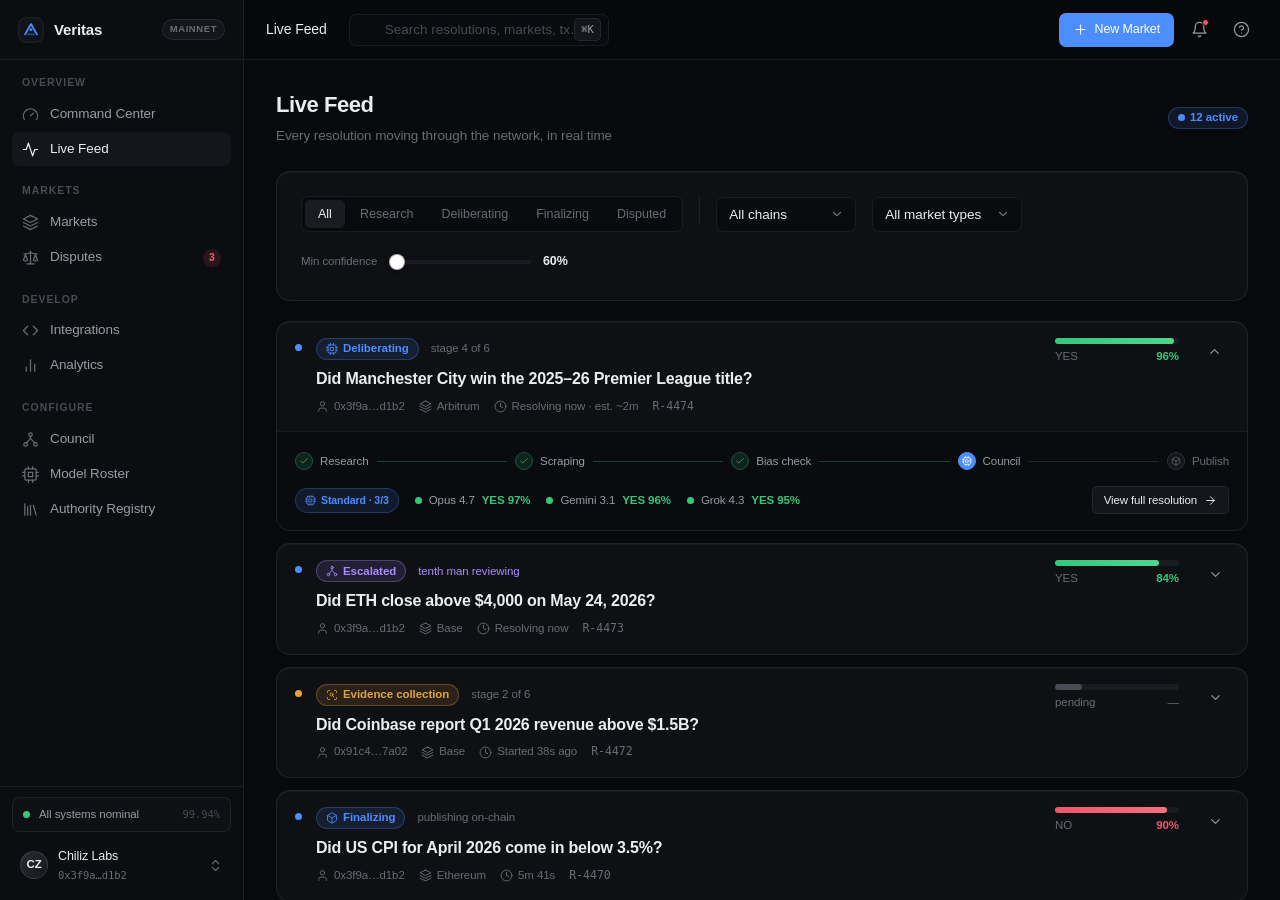
<file: live-feed.html>
<!DOCTYPE html>
<html lang="en">
<head>
  <meta charset="UTF-8" />
  <meta name="viewport" content="width=device-width, initial-scale=1.0" />
  <title>Veritas · Live Feed</title>
  <link rel="stylesheet" href="assets/css/theme.css" />
  <link rel="stylesheet" href="assets/css/components.css" />
  <link rel="stylesheet" href="assets/css/layout.css" />
  <link rel="stylesheet" href="assets/css/pages.css" />
</head>
<body data-page="live-feed" data-crumb="Live Feed">
  <div class="page-inner">

    <div class="page-head">
      <div class="row-between">
        <div>
          <h1 class="page-title">Live Feed</h1>
          <p class="page-sub">Every resolution moving through the network, in real time</p>
        </div>
        <div class="row gap-2">
          <span class="pill pill-accent"><span class="dot dot-accent dot-live"></span>12 active</span>
        </div>
      </div>
    </div>

    <!-- Filters -->
    <div class="card card-pad mb-5">
      <div class="row gap-4 wrap">
        <div class="segmented">
          <button class="active">All</button>
          <button>Research</button>
          <button>Deliberating</button>
          <button>Finalizing</button>
          <button>Disputed</button>
        </div>
        <div class="divider-v" style="height:28px"></div>
        <select class="select" style="width:140px">
          <option>All chains</option><option>Ethereum</option><option>Base</option><option>Arbitrum</option>
        </select>
        <select class="select" style="width:150px">
          <option>All market types</option><option>Macro</option><option>Sports</option><option>Governance</option><option>DeFi</option>
        </select>
        <div class="row gap-3 grow" style="max-width:280px;min-width:200px">
          <span class="fs-xs t-3 nowrap">Min confidence</span>
          <div class="slider grow"><input type="range" min="60" max="100" value="60" data-output="#cf-out" data-suffix="%" /></div>
          <span class="fs-sm fw-600 tnum" id="cf-out" style="width:38px">60%</span>
        </div>
      </div>
    </div>

    <!-- Feed -->
    <!-- Card 1: deliberating (expanded) -->
    <div class="res-card">
      <div class="res-card-top" data-expand>
        <span class="dot dot-accent dot-live" style="margin-top:6px"></span>
        <div class="grow" style="min-width:0">
          <div class="row gap-3"><span class="pill pill-accent"><i data-icon="cpu"></i>Deliberating</span><span class="fs-xs t-3">stage 4 of 6</span></div>
          <div class="res-q mt-2">Did Manchester City win the 2025–26 Premier League title?</div>
          <div class="res-meta">
            <span class="mi"><i data-icon="user"></i>0x3f9a…d1b2</span>
            <span class="mi"><i data-icon="layers"></i>Arbitrum</span>
            <span class="mi"><i data-icon="clock"></i>Resolving now · est. ~2m</span>
            <span class="mi mono">R-4474</span>
          </div>
        </div>
        <div class="stream-conf" style="margin-right:8px">
          <div class="conf-track"><div class="conf-fill yes" data-value="96"></div></div>
          <div class="conf-meta mt-1"><span class="t-3">YES</span><span class="t-yes fw-600">96%</span></div>
        </div>
        <span class="btn-icon sm" data-expand-chev style="transition:transform var(--t-mid);transform:rotate(180deg)"><i data-icon="chevdown"></i></span>
      </div>
      <div class="res-card-expand">
        <div class="pipe-strip">
          <div class="pipe-step done"><span class="ps-dot"><i data-icon="check"></i></span><span class="ps-label">Research</span></div>
          <div class="pipe-conn filled"></div>
          <div class="pipe-step done"><span class="ps-dot"><i data-icon="check"></i></span><span class="ps-label">Scraping</span></div>
          <div class="pipe-conn filled"></div>
          <div class="pipe-step done"><span class="ps-dot"><i data-icon="check"></i></span><span class="ps-label">Bias check</span></div>
          <div class="pipe-conn filled"></div>
          <div class="pipe-step active"><span class="ps-dot"><i data-icon="cpu"></i></span><span class="ps-label">Council</span></div>
          <div class="pipe-conn"></div>
          <div class="pipe-step"><span class="ps-dot"><i data-icon="box"></i></span><span class="ps-label">Publish</span></div>
        </div>
        <div class="row-between mt-4 wrap gap-4">
          <div class="row gap-4 wrap center">
            <span class="role-tag role-standard"><i data-icon="cpu"></i>Standard · 3/3</span>
            <span class="model-mini"><span class="dot dot-yes"></span><span class="mm-name">Opus 4.7</span><span class="mm-val t-yes">YES 97%</span></span>
            <span class="model-mini"><span class="dot dot-yes"></span><span class="mm-name">Gemini 3.1</span><span class="mm-val t-yes">YES 96%</span></span>
            <span class="model-mini"><span class="dot dot-yes"></span><span class="mm-name">Grok 4.3</span><span class="mm-val t-yes">YES 95%</span></span>
          </div>
          <a class="btn btn-secondary btn-sm" href="resolution-detail.html">View full resolution<i data-icon="arrowright"></i></a>
        </div>
      </div>
    </div>

    <!-- Card 2: deliberating w/ outlier (collapsed) -->
    <div class="res-card">
      <div class="res-card-top" data-expand>
        <span class="dot dot-accent dot-live" style="margin-top:6px"></span>
        <div class="grow" style="min-width:0">
          <div class="row gap-3"><span class="pill pill-violet"><i data-icon="network"></i>Escalated</span><span class="fs-xs t-violet">tenth man reviewing</span></div>
          <div class="res-q mt-2">Did ETH close above $4,000 on May 24, 2026?</div>
          <div class="res-meta">
            <span class="mi"><i data-icon="user"></i>0x3f9a…d1b2</span>
            <span class="mi"><i data-icon="layers"></i>Base</span>
            <span class="mi"><i data-icon="clock"></i>Resolving now</span>
            <span class="mi mono">R-4473</span>
          </div>
        </div>
        <div class="stream-conf" style="margin-right:8px">
          <div class="conf-track"><div class="conf-fill yes" data-value="84"></div></div>
          <div class="conf-meta mt-1"><span class="t-3">YES</span><span class="t-yes fw-600">84%</span></div>
        </div>
        <span class="btn-icon sm" data-expand-chev style="transition:transform var(--t-mid)"><i data-icon="chevdown"></i></span>
      </div>
      <div class="res-card-expand hidden">
        <div class="pipe-strip">
          <div class="pipe-step done"><span class="ps-dot"><i data-icon="check"></i></span><span class="ps-label">Research</span></div>
          <div class="pipe-conn filled"></div>
          <div class="pipe-step done"><span class="ps-dot"><i data-icon="check"></i></span><span class="ps-label">Scraping</span></div>
          <div class="pipe-conn filled"></div>
          <div class="pipe-step done"><span class="ps-dot"><i data-icon="check"></i></span><span class="ps-label">Bias check</span></div>
          <div class="pipe-conn filled"></div>
          <div class="pipe-step active"><span class="ps-dot"><i data-icon="cpu"></i></span><span class="ps-label">Council</span></div>
          <div class="pipe-conn"></div>
          <div class="pipe-step"><span class="ps-dot"><i data-icon="box"></i></span><span class="ps-label">Publish</span></div>
        </div>
        <div class="banner violet mt-4"><i data-icon="network"></i><div><b>Standard panel split 2–1 — escalated to 9 models.</b> Gemini 3.1 Pro dissented, weighting an intraday wick below $4,000 rather than the official daily close. The tenth man, GPT-5.5 (xhigh), is now reviewing the dissent before finalizing.</div></div>
        <div class="row-between mt-4 wrap gap-4">
          <div class="row gap-4 wrap center">
            <span class="role-tag role-standard"><i data-icon="cpu"></i>Standard · 2–1</span>
            <span class="model-mini"><span class="dot dot-yes"></span><span class="mm-name">Opus 4.7</span><span class="mm-val t-yes">YES 91%</span></span>
            <span class="model-mini"><span class="dot dot-no"></span><span class="mm-name t-no">Gemini 3.1</span><span class="mm-val t-no">NO 44%</span></span>
            <span class="model-mini"><span class="dot dot-yes"></span><span class="mm-name">Grok 4.3</span><span class="mm-val t-yes">YES 86%</span></span>
          </div>
          <a class="btn btn-secondary btn-sm" href="resolution-detail.html">View full resolution<i data-icon="arrowright"></i></a>
        </div>
      </div>
    </div>

    <!-- Card 3: evidence collection (collapsed) -->
    <div class="res-card">
      <div class="res-card-top" data-expand>
        <span class="dot dot-amber dot-live" style="margin-top:6px"></span>
        <div class="grow" style="min-width:0">
          <div class="row gap-3"><span class="pill pill-amber"><i data-icon="scan"></i>Evidence collection</span><span class="fs-xs t-3">stage 2 of 6</span></div>
          <div class="res-q mt-2">Did Coinbase report Q1 2026 revenue above $1.5B?</div>
          <div class="res-meta">
            <span class="mi"><i data-icon="user"></i>0x91c4…7a02</span>
            <span class="mi"><i data-icon="layers"></i>Base</span>
            <span class="mi"><i data-icon="clock"></i>Started 38s ago</span>
            <span class="mi mono">R-4472</span>
          </div>
        </div>
        <div class="stream-conf" style="margin-right:8px">
          <div class="conf-track"><div class="conf-fill" data-value="22" style="background:var(--text-4)"></div></div>
          <div class="conf-meta mt-1"><span class="t-3">pending</span><span class="t-3">—</span></div>
        </div>
        <span class="btn-icon sm" data-expand-chev style="transition:transform var(--t-mid)"><i data-icon="chevdown"></i></span>
      </div>
      <div class="res-card-expand hidden">
        <div class="pipe-strip">
          <div class="pipe-step done"><span class="ps-dot"><i data-icon="check"></i></span><span class="ps-label">Research</span></div>
          <div class="pipe-conn filled"></div>
          <div class="pipe-step active"><span class="ps-dot"><i data-icon="scan"></i></span><span class="ps-label">Scraping</span></div>
          <div class="pipe-conn"></div>
          <div class="pipe-step"><span class="ps-dot"><i data-icon="shield"></i></span><span class="ps-label">Bias check</span></div>
          <div class="pipe-conn"></div>
          <div class="pipe-step"><span class="ps-dot"><i data-icon="cpu"></i></span><span class="ps-label">Council</span></div>
          <div class="pipe-conn"></div>
          <div class="pipe-step"><span class="ps-dot"><i data-icon="box"></i></span><span class="ps-label">Publish</span></div>
        </div>
        <p class="fs-sm t-2 mt-4">Retrieving Q1 2026 earnings release from <span class="mono t-2">investor.coinbase.com</span> and corroborating filings from SEC EDGAR. 4 sources collected so far.</p>
      </div>
    </div>

    <!-- Card 4: finalizing -->
    <div class="res-card">
      <div class="res-card-top" data-expand>
        <span class="dot dot-accent dot-live" style="margin-top:6px"></span>
        <div class="grow" style="min-width:0">
          <div class="row gap-3"><span class="pill pill-accent"><i data-icon="box"></i>Finalizing</span><span class="fs-xs t-3">publishing on-chain</span></div>
          <div class="res-q mt-2">Did US CPI for April 2026 come in below 3.5%?</div>
          <div class="res-meta">
            <span class="mi"><i data-icon="user"></i>0x3f9a…d1b2</span>
            <span class="mi"><i data-icon="layers"></i>Ethereum</span>
            <span class="mi"><i data-icon="clock"></i>5m 41s</span>
            <span class="mi mono">R-4470</span>
          </div>
        </div>
        <div class="stream-conf" style="margin-right:8px">
          <div class="conf-track"><div class="conf-fill no" data-value="90"></div></div>
          <div class="conf-meta mt-1"><span class="t-3">NO</span><span class="t-no fw-600">90%</span></div>
        </div>
        <span class="btn-icon sm" data-expand-chev style="transition:transform var(--t-mid)"><i data-icon="chevdown"></i></span>
      </div>
      <div class="res-card-expand hidden">
        <div class="pipe-strip">
          <div class="pipe-step done"><span class="ps-dot"><i data-icon="check"></i></span><span class="ps-label">Research</span></div>
          <div class="pipe-conn filled"></div>
          <div class="pipe-step done"><span class="ps-dot"><i data-icon="check"></i></span><span class="ps-label">Scraping</span></div>
          <div class="pipe-conn filled"></div>
          <div class="pipe-step done"><span class="ps-dot"><i data-icon="check"></i></span><span class="ps-label">Bias check</span></div>
          <div class="pipe-conn filled"></div>
          <div class="pipe-step done"><span class="ps-dot"><i data-icon="check"></i></span><span class="ps-label">Council</span></div>
          <div class="pipe-conn filled"></div>
          <div class="pipe-step active"><span class="ps-dot"><i data-icon="box"></i></span><span class="ps-label">Publish</span></div>
        </div>
        <p class="fs-sm t-2 mt-4">Council reached <b class="t-1">NO at 90.1%</b> — BLS reported April CPI at 3.6% YoY, above the 3.5% threshold. Writing verdict to Ethereum via LayerZero.</p>
      </div>
    </div>

    <!-- Card 5: resolved -->
    <a class="res-card" href="resolution-detail.html" style="display:block">
      <div class="res-card-top">
        <span class="dot dot-yes" style="margin-top:6px"></span>
        <div class="grow" style="min-width:0">
          <div class="row gap-3"><span class="pill pill-yes"><i data-icon="check"></i>Resolved · YES</span><span class="fs-xs t-3">No challenge</span></div>
          <div class="res-q mt-2">Did the Federal Reserve cut interest rates at its May 2026 FOMC meeting?</div>
          <div class="res-meta">
            <span class="mi"><i data-icon="user"></i>0x3f9a…d1b2</span>
            <span class="mi"><i data-icon="layers"></i>Arbitrum</span>
            <span class="mi"><i data-icon="check"></i>Finalized May 8, 14:32 UTC</span>
            <span class="mi mono">R-4471</span>
          </div>
        </div>
        <div class="stream-conf" style="margin-right:8px">
          <div class="conf-track"><div class="conf-fill yes" data-value="94"></div></div>
          <div class="conf-meta mt-1"><span class="t-3">YES</span><span class="t-yes fw-600">94.2%</span></div>
        </div>
        <span class="btn-icon sm"><i data-icon="chevright"></i></span>
      </div>
    </a>

    <!-- Card 6: disputed -->
    <a class="res-card" href="dispute-detail.html" style="display:block">
      <div class="res-card-top">
        <span class="dot dot-violet dot-live" style="margin-top:6px"></span>
        <div class="grow" style="min-width:0">
          <div class="row gap-3"><span class="pill pill-violet"><i data-icon="scale"></i>Under dispute</span><span class="fs-xs t-violet">re-evaluating</span></div>
          <div class="res-q mt-2">Were Tornado Cash sanctions lifted before May 2026?</div>
          <div class="res-meta">
            <span class="mi"><i data-icon="user"></i>0x77ab…0c41</span>
            <span class="mi"><i data-icon="layers"></i>Ethereum</span>
            <span class="mi"><i data-icon="scale"></i>Dispute #D-4441</span>
            <span class="mi mono">R-4461</span>
          </div>
        </div>
        <div class="stream-conf" style="margin-right:8px">
          <div class="conf-track"><div class="conf-fill no" data-value="88"></div></div>
          <div class="conf-meta mt-1"><span class="t-3">NO</span><span class="t-no fw-600">88.4%</span></div>
        </div>
        <span class="btn-icon sm"><i data-icon="chevright"></i></span>
      </div>
    </a>

  </div>

  <script src="assets/js/icons.js"></script>
  <script src="assets/js/shell.js"></script>
  <script src="assets/js/app.js"></script>
</body>
</html>
</file>
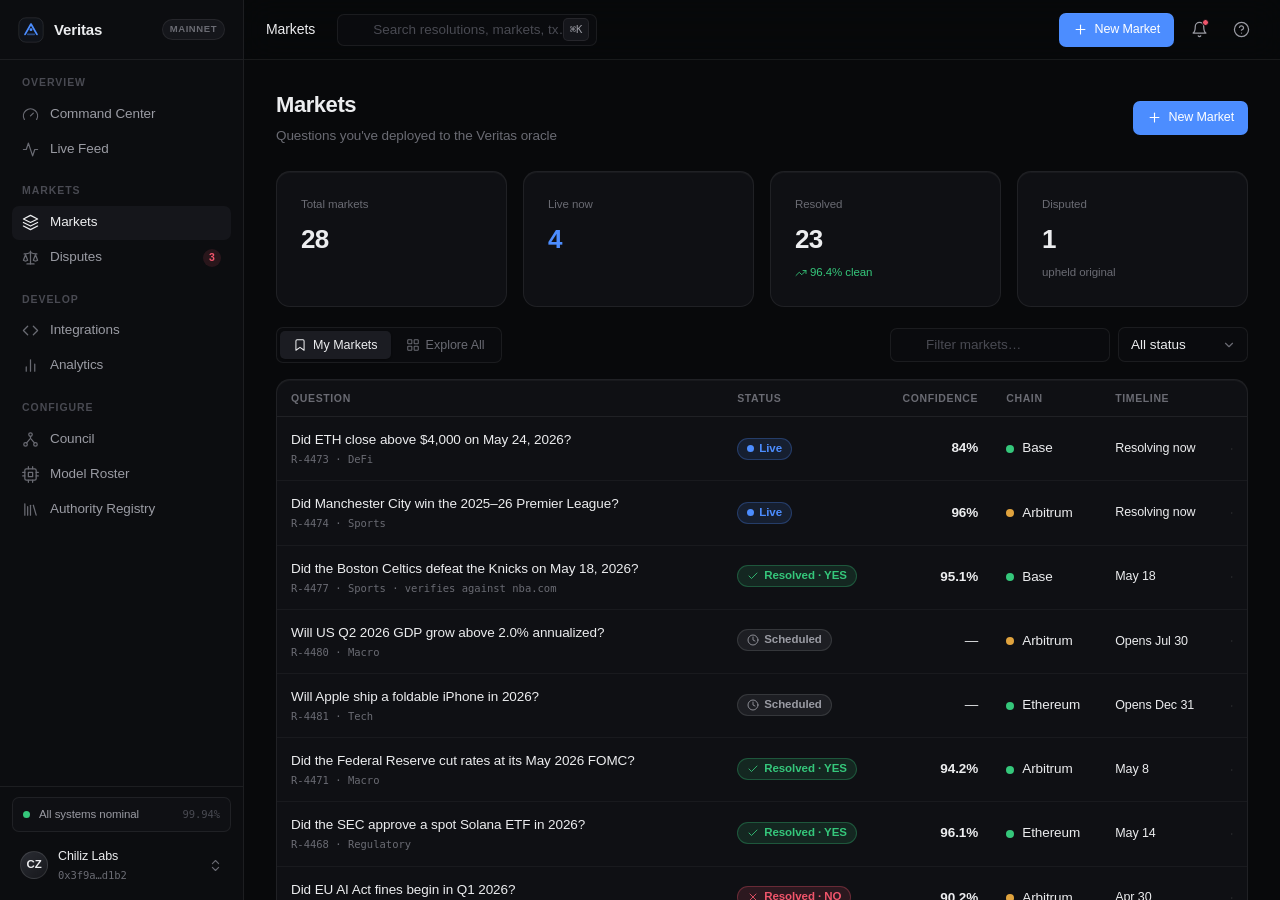
<file: markets.html>
<!DOCTYPE html>
<html lang="en">
<head>
  <meta charset="UTF-8" />
  <meta name="viewport" content="width=device-width, initial-scale=1.0" />
  <title>Veritas · Markets</title>
  <link rel="stylesheet" href="assets/css/theme.css" />
  <link rel="stylesheet" href="assets/css/components.css" />
  <link rel="stylesheet" href="assets/css/layout.css" />
  <link rel="stylesheet" href="assets/css/pages.css" />
</head>
<body data-page="markets" data-crumb="Markets">
  <div class="page-inner">

    <div class="page-head">
      <div class="row-between">
        <div>
          <h1 class="page-title">Markets</h1>
          <p class="page-sub">Questions you've deployed to the Veritas oracle</p>
        </div>
        <a class="btn btn-primary" href="new-market.html"><i data-icon="plus"></i>New Market</a>
      </div>
    </div>

    <!-- Summary -->
    <div class="grid grid-4 mb-5">
      <div class="card card-pad"><div class="stat"><span class="stat-label">Total markets</span><span class="stat-value">28</span></div></div>
      <div class="card card-pad"><div class="stat"><span class="stat-label">Live now</span><span class="stat-value t-accent">4</span></div></div>
      <div class="card card-pad"><div class="stat"><span class="stat-label">Resolved</span><span class="stat-value">23</span><span class="stat-delta up"><i data-icon="trendup"></i>96.4% clean</span></div></div>
      <div class="card card-pad"><div class="stat"><span class="stat-label">Disputed</span><span class="stat-value">1</span><span class="stat-delta flat">upheld original</span></div></div>
    </div>

    <!-- Controls -->
    <div class="row-between mb-4 wrap gap-3">
      <div class="segmented">
        <button class="active"><i data-icon="bookmark"></i>My Markets</button>
        <button><i data-icon="layoutgrid"></i>Explore All</button>
      </div>
      <div class="row gap-2">
        <div class="topbar-search" style="width:220px"><div class="input-wrap"><i data-icon="search"></i><input class="input" style="height:34px" placeholder="Filter markets…" /></div></div>
        <select class="select" style="width:130px"><option>All status</option><option>Live</option><option>Scheduled</option><option>Resolved</option><option>Disputed</option></select>
      </div>
    </div>

    <!-- Markets table -->
    <div class="card">
      <table class="table table-clickable">
        <thead><tr><th style="width:46%">Question</th><th>Status</th><th class="num">Confidence</th><th>Chain</th><th>Timeline</th><th></th></tr></thead>
        <tbody>
          <tr onclick="location.href='resolution-detail.html'">
            <td><div class="fw-500">Did ETH close above $4,000 on May 24, 2026?</div><div class="mono t-3 fs-micro">R-4473 · DeFi</div></td>
            <td><span class="pill pill-accent"><span class="dot dot-accent dot-live"></span>Live</span></td>
            <td class="num t-yes fw-600">84%</td>
            <td><span class="row gap-2"><span class="cred high"><span class="cd"></span></span>Base</span></td>
            <td class="fs-sm t-3">Resolving now</td>
            <td><i data-icon="chevright" class="t-4"></i></td>
          </tr>
          <tr onclick="location.href='resolution-detail.html'">
            <td><div class="fw-500">Did Manchester City win the 2025–26 Premier League?</div><div class="mono t-3 fs-micro">R-4474 · Sports</div></td>
            <td><span class="pill pill-accent"><span class="dot dot-accent dot-live"></span>Live</span></td>
            <td class="num t-yes fw-600">96%</td>
            <td><span class="row gap-2"><span class="cred med"><span class="cd"></span></span>Arbitrum</span></td>
            <td class="fs-sm t-3">Resolving now</td>
            <td><i data-icon="chevright" class="t-4"></i></td>
          </tr>
          <tr onclick="location.href='resolution-detail.html'">
            <td><div class="fw-500">Did the Boston Celtics defeat the Knicks on May 18, 2026?</div><div class="mono t-3 fs-micro">R-4477 · Sports · verifies against nba.com</div></td>
            <td><span class="pill pill-yes"><i data-icon="check"></i>Resolved · YES</span></td>
            <td class="num t-yes fw-600">95.1%</td>
            <td><span class="row gap-2"><span class="cred high"><span class="cd"></span></span>Base</span></td>
            <td class="fs-sm t-3">May 18</td>
            <td><i data-icon="chevright" class="t-4"></i></td>
          </tr>
          <tr onclick="location.href='new-market.html'">
            <td><div class="fw-500">Will US Q2 2026 GDP grow above 2.0% annualized?</div><div class="mono t-3 fs-micro">R-4480 · Macro</div></td>
            <td><span class="pill pill-neutral"><i data-icon="clock"></i>Scheduled</span></td>
            <td class="num t-3">—</td>
            <td><span class="row gap-2"><span class="cred med"><span class="cd"></span></span>Arbitrum</span></td>
            <td class="fs-sm t-3">Opens Jul 30</td>
            <td><i data-icon="chevright" class="t-4"></i></td>
          </tr>
          <tr onclick="location.href='new-market.html'">
            <td><div class="fw-500">Will Apple ship a foldable iPhone in 2026?</div><div class="mono t-3 fs-micro">R-4481 · Tech</div></td>
            <td><span class="pill pill-neutral"><i data-icon="clock"></i>Scheduled</span></td>
            <td class="num t-3">—</td>
            <td><span class="row gap-2"><span class="cred high"><span class="cd"></span></span>Ethereum</span></td>
            <td class="fs-sm t-3">Opens Dec 31</td>
            <td><i data-icon="chevright" class="t-4"></i></td>
          </tr>
          <tr onclick="location.href='resolution-detail.html'">
            <td><div class="fw-500">Did the Federal Reserve cut rates at its May 2026 FOMC?</div><div class="mono t-3 fs-micro">R-4471 · Macro</div></td>
            <td><span class="pill pill-yes"><i data-icon="check"></i>Resolved · YES</span></td>
            <td class="num t-yes fw-600">94.2%</td>
            <td><span class="row gap-2"><span class="cred high"><span class="cd"></span></span>Arbitrum</span></td>
            <td class="fs-sm t-3">May 8</td>
            <td><i data-icon="chevright" class="t-4"></i></td>
          </tr>
          <tr onclick="location.href='resolution-detail.html'">
            <td><div class="fw-500">Did the SEC approve a spot Solana ETF in 2026?</div><div class="mono t-3 fs-micro">R-4468 · Regulatory</div></td>
            <td><span class="pill pill-yes"><i data-icon="check"></i>Resolved · YES</span></td>
            <td class="num t-yes fw-600">96.1%</td>
            <td><span class="row gap-2"><span class="cred high"><span class="cd"></span></span>Ethereum</span></td>
            <td class="fs-sm t-3">May 14</td>
            <td><i data-icon="chevright" class="t-4"></i></td>
          </tr>
          <tr onclick="location.href='resolution-detail.html'">
            <td><div class="fw-500">Did EU AI Act fines begin in Q1 2026?</div><div class="mono t-3 fs-micro">R-4457 · Regulatory</div></td>
            <td><span class="pill pill-no"><i data-icon="x"></i>Resolved · NO</span></td>
            <td class="num t-no fw-600">90.2%</td>
            <td><span class="row gap-2"><span class="cred med"><span class="cd"></span></span>Arbitrum</span></td>
            <td class="fs-sm t-3">Apr 30</td>
            <td><i data-icon="chevright" class="t-4"></i></td>
          </tr>
          <tr onclick="location.href='dispute-detail.html'">
            <td><div class="fw-500">Were Tornado Cash sanctions lifted before May 2026?</div><div class="mono t-3 fs-micro">R-4461 · Regulatory</div></td>
            <td><span class="pill pill-violet"><i data-icon="scale"></i>Disputed</span></td>
            <td class="num t-no fw-600">88.4%</td>
            <td><span class="row gap-2"><span class="cred high"><span class="cd"></span></span>Ethereum</span></td>
            <td class="fs-sm t-3">Re-evaluating</td>
            <td><i data-icon="chevright" class="t-4"></i></td>
          </tr>
          <tr onclick="location.href='resolution-detail.html'">
            <td><div class="fw-500">Did Bitcoin exceed $100,000 on May 20, 2026?</div><div class="mono t-3 fs-micro">R-4465 · DeFi</div></td>
            <td><span class="pill pill-yes"><i data-icon="check"></i>Resolved · YES</span></td>
            <td class="num t-yes fw-600">92.8%</td>
            <td><span class="row gap-2"><span class="cred high"><span class="cd"></span></span>Base</span></td>
            <td class="fs-sm t-3">May 20</td>
            <td><i data-icon="chevright" class="t-4"></i></td>
          </tr>
        </tbody>
      </table>
    </div>
  </div>

  <script src="assets/js/icons.js"></script>
  <script src="assets/js/shell.js"></script>
  <script src="assets/js/app.js"></script>
</body>
</html>
</file>
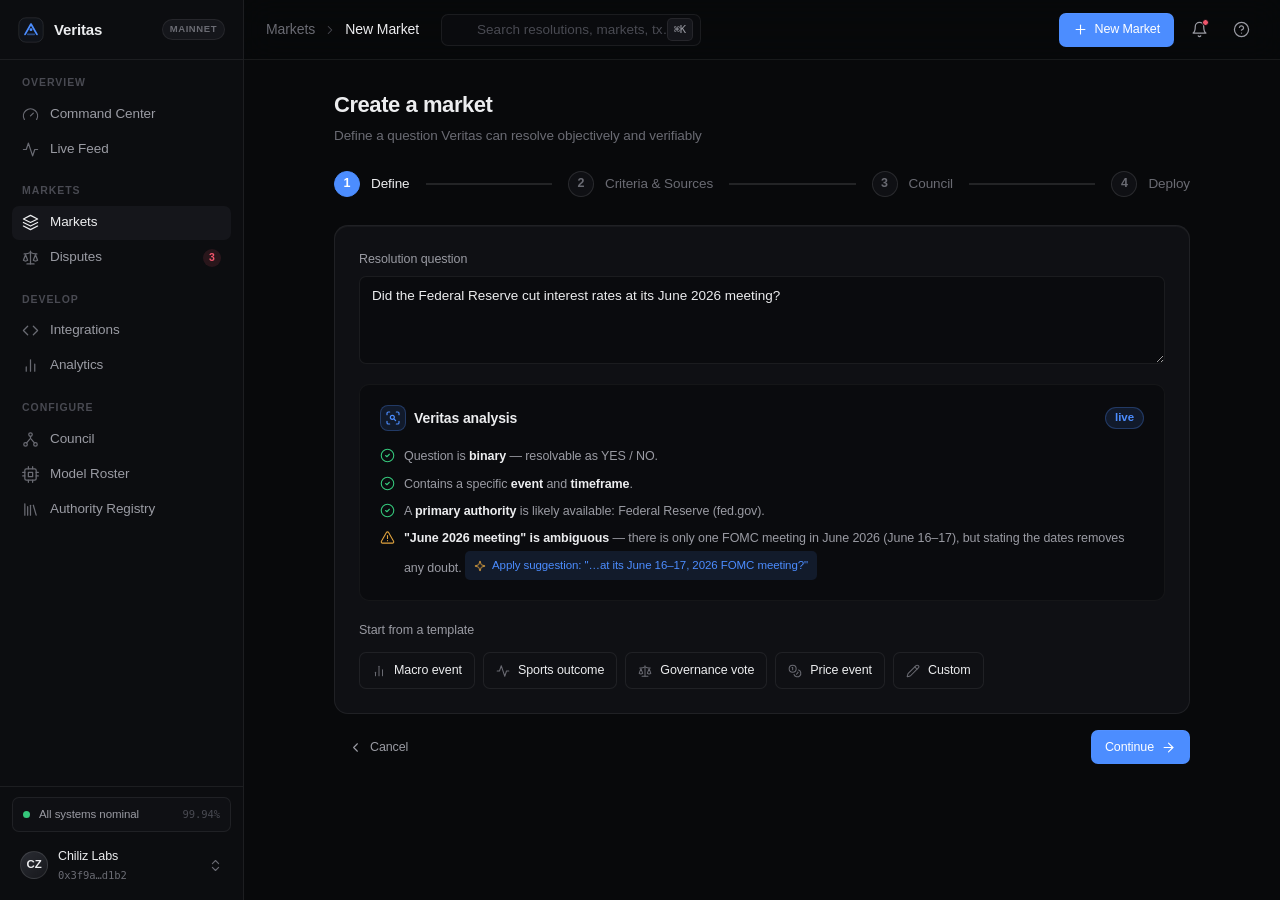
<file: new-market.html>
<!DOCTYPE html>
<html lang="en">
<head>
  <meta charset="UTF-8" />
  <meta name="viewport" content="width=device-width, initial-scale=1.0" />
  <title>Veritas · New Market</title>
  <link rel="stylesheet" href="assets/css/theme.css" />
  <link rel="stylesheet" href="assets/css/components.css" />
  <link rel="stylesheet" href="assets/css/layout.css" />
  <link rel="stylesheet" href="assets/css/pages.css" />
</head>
<body data-page="markets" data-crumb="Markets|markets.html > New Market">
  <div class="page-inner" style="max-width:920px">

    <div class="page-head">
      <h1 class="page-title">Create a market</h1>
      <p class="page-sub">Define a question Veritas can resolve objectively and verifiably</p>
    </div>

    <div data-wizard>
      <!-- Stepper -->
      <div class="stepper">
        <div class="step active"><span class="step-num">1</span><span class="step-label">Define</span></div>
        <div class="step-line"></div>
        <div class="step"><span class="step-num">2</span><span class="step-label">Criteria &amp; Sources</span></div>
        <div class="step-line"></div>
        <div class="step"><span class="step-num">3</span><span class="step-label">Council</span></div>
        <div class="step-line"></div>
        <div class="step"><span class="step-num">4</span><span class="step-label">Deploy</span></div>
      </div>

      <!-- STEP 1 -->
      <div data-step-panel="1">
        <div class="card card-pad">
          <div class="field mb-5">
            <label class="field-label">Resolution question</label>
            <textarea class="textarea" rows="2">Did the Federal Reserve cut interest rates at its June 2026 meeting?</textarea>
          </div>

          <div class="well pad-5 mb-5">
            <div class="row gap-2 mb-4"><span class="itile accent" style="width:26px;height:26px"><i data-icon="scan" data-size="14"></i></span><span class="h3">Veritas analysis</span><span class="pill pill-accent ml-auto">live</span></div>
            <div class="validator">
              <div class="val-row ok"><i data-icon="circlecheck"></i><span class="vr-text">Question is <b>binary</b> — resolvable as YES / NO.</span></div>
              <div class="val-row ok"><i data-icon="circlecheck"></i><span class="vr-text">Contains a specific <b>event</b> and <b>timeframe</b>.</span></div>
              <div class="val-row ok"><i data-icon="circlecheck"></i><span class="vr-text">A <b>primary authority</b> is likely available: Federal Reserve (fed.gov).</span></div>
              <div class="val-row warn">
                <i data-icon="warn"></i>
                <div>
                  <span class="vr-text"><b>"June 2026 meeting" is ambiguous</b> — there is only one FOMC meeting in June 2026 (June 16–17), but stating the dates removes any doubt.</span>
                  <div class="val-suggest"><i data-icon="sparkle"></i>Apply suggestion: "…at its June 16–17, 2026 FOMC meeting?"</div>
                </div>
              </div>
            </div>
          </div>

          <label class="field-label mb-3">Start from a template</label>
          <div class="src-grid">
            <span class="src-chip"><i data-icon="barchart" data-size="14" class="t-3"></i>Macro event</span>
            <span class="src-chip"><i data-icon="activity" data-size="14" class="t-3"></i>Sports outcome</span>
            <span class="src-chip"><i data-icon="scale" data-size="14" class="t-3"></i>Governance vote</span>
            <span class="src-chip"><i data-icon="coins" data-size="14" class="t-3"></i>Price event</span>
            <span class="src-chip"><i data-icon="pencil" data-size="14" class="t-3"></i>Custom</span>
          </div>
        </div>
        <div class="row-between mt-4">
          <a class="btn btn-ghost" href="markets.html"><i data-icon="chevleft"></i>Cancel</a>
          <button class="btn btn-primary" data-step-next>Continue<i data-icon="arrowright"></i></button>
        </div>
      </div>

      <!-- STEP 2 -->
      <div data-step-panel="2" class="hidden">
        <div class="card card-pad">
          <div class="field mb-6">
            <label class="field-label">Resolution criteria <span class="t-3 fw-500">— what counts as YES?</span></label>
            <textarea class="textarea" rows="3">A reduction of any size to the federal funds target range is announced in the official FOMC statement released at the conclusion of the June 16–17, 2026 meeting.</textarea>
            <span class="field-hint">Be specific and unambiguous. The council resolves strictly against this text.</span>
          </div>

          <div class="field mb-6">
            <label class="field-label">Verification links <span class="t-3 fw-500">— the exact sources the oracle resolves against</span></label>
            <div class="col gap-2 mb-3">
              <div class="vlink">
                <span class="vl-ico" style="background:var(--accent-soft);border-color:var(--accent-line);color:var(--accent)"><i data-icon="shieldcheck"></i></span>
                <div class="grow" style="min-width:0"><div class="vl-url"><span class="vl-host">federalreserve.gov</span><span class="vl-path">/monetarypolicy</span></div></div>
                <span class="role-tag role-standard">Primary</span>
                <span class="tag-close"><i data-icon="x"></i></span>
              </div>
              <div class="vlink">
                <span class="vl-ico"><i data-icon="globe"></i></span>
                <div class="grow" style="min-width:0"><div class="vl-url"><span class="vl-host">wsj.com</span><span class="vl-path">/economy</span></div></div>
                <span class="tag-close"><i data-icon="x"></i></span>
              </div>
              <div class="vlink">
                <span class="vl-ico"><i data-icon="globe"></i></span>
                <div class="grow" style="min-width:0"><div class="vl-url"><span class="vl-host">bloomberg.com</span></div></div>
                <span class="tag-close"><i data-icon="x"></i></span>
              </div>
            </div>
            <div class="input-wrap"><i data-icon="link"></i><input class="input" placeholder="Add a verification URL — e.g. nba.com for NBA games" /></div>
            <span class="field-hint">At least one source must be marked <b class="t-2">Primary</b>. The oracle resolves strictly against these links.</span>
          </div>

          <div class="grid grid-2">
            <div class="field">
              <label class="field-label">Minimum source independence</label>
              <select class="select"><option>3 independent sources</option><option>2 independent sources</option><option>5 independent sources</option></select>
            </div>
            <div class="field">
              <label class="field-label">Excluded sources <span class="t-3 fw-500">(never cite)</span></label>
              <div class="src-grid">
                <span class="tag" style="border-color:var(--no-line)"><span class="cred low"><span class="cd"></span></span>ZeroHedge<span class="tag-close"><i data-icon="x"></i></span></span>
                <span class="src-chip" style="cursor:pointer"><i data-icon="plus" data-size="13" class="t-3"></i>Add</span>
              </div>
            </div>
          </div>
        </div>
        <div class="row-between mt-4">
          <button class="btn btn-secondary" data-step-prev><i data-icon="chevleft"></i>Back</button>
          <button class="btn btn-primary" data-step-next>Continue<i data-icon="arrowright"></i></button>
        </div>
      </div>

      <!-- STEP 3 -->
      <div data-step-panel="3" class="hidden">
        <div class="card card-pad">
          <div class="banner info mb-5"><i data-icon="cpu"></i><div>Resolved by Veritas's <b>auto-selected weekly roster</b> — you don't hand-pick models. This week: 10 models, refreshed every Sunday by the selection oracle. <a class="t-accent" href="roster.html">View roster →</a></div></div>

          <label class="field-label mb-3">Resolution mechanism</label>
          <div class="grid grid-3 mb-6">
            <div class="well pad-5"><div class="row gap-2 mb-2"><span class="role-tag role-standard"><i data-icon="cpu"></i>Standard</span><span class="ml-auto h2 tnum">3</span></div><p class="fs-xs t-3">3 models resolve. Unanimous → published.</p></div>
            <div class="well pad-5"><div class="row gap-2 mb-2"><span class="role-tag role-escalation"><i data-icon="network"></i>Escalation</span><span class="ml-auto h2 tnum">9</span></div><p class="fs-xs t-3">On non-unanimous, the pool expands to 9.</p></div>
            <div class="well pad-5"><div class="row gap-2 mb-2"><span class="role-tag role-tenth"><i data-icon="shield"></i>Tenth&nbsp;Man</span><span class="ml-auto h2 tnum">1</span></div><p class="fs-xs t-3">Smartest model challenges &amp; finalizes.</p></div>
          </div>

          <div class="well pad-5 mb-6">
            <div class="row-between">
              <div><div class="fw-500">Auto-escalate on non-unanimous</div><div class="fs-xs t-3 mt-1">Recommended. If disabled, a split standard panel returns UNRESOLVABLE instead of escalating.</div></div>
              <label class="switch"><input type="checkbox" checked><span class="track"></span><span class="thumb"></span></label>
            </div>
          </div>

          <div class="field mb-6">
            <div class="row-between"><label class="field-label">Confidence threshold</label><span class="metric-inline"><span class="mv t-accent" id="thr-out">90%</span></span></div>
            <div class="slider"><input type="range" min="70" max="99" value="90" data-output="#thr-out" data-suffix="%" /></div>
            <span class="field-hint">Below this confidence, the resolution returns UNRESOLVABLE and bonds are refunded.</span>
          </div>

          <div class="grid grid-2 mb-5">
            <div class="field"><label class="field-label">Resolution window</label><select class="select"><option>Opens at event date</option><option>Opens immediately</option></select></div>
            <div class="field"><label class="field-label">Challenge window</label><select class="select"><option>2 hours</option><option>6 hours</option><option>24 hours</option></select></div>
          </div>

          <div class="divider mb-4"></div>
          <div class="row gap-6 wrap">
            <div class="metric-inline"><i data-icon="clock" data-size="15" class="t-3"></i><span class="t-3 fs-sm">Est. resolution</span><span class="mv">~4–8 min</span></div>
            <div class="metric-inline"><i data-icon="dollar" data-size="15" class="t-3"></i><span class="t-3 fs-sm">Est. cost</span><span class="mv">$0.38</span><span class="t-3 fs-sm">+ gas · escalation billed only if triggered</span></div>
          </div>
        </div>
        <div class="row-between mt-4">
          <button class="btn btn-secondary" data-step-prev><i data-icon="chevleft"></i>Back</button>
          <button class="btn btn-primary" data-step-next>Review<i data-icon="arrowright"></i></button>
        </div>
      </div>

      <!-- STEP 4 -->
      <div data-step-panel="4" class="hidden">
        <div class="dryrun mb-4">
          <div class="row gap-2 mb-3"><span class="itile accent" style="width:26px;height:26px"><i data-icon="scan" data-size="14"></i></span><span class="h3">Dry-run preview</span></div>
          <p class="fs-sm t-2 mb-3">Veritas simulated this resolution against current data. This is a preview only — no on-chain action taken.</p>
          <div class="row gap-3" style="align-items:baseline"><span class="h1 t-yes">YES</span><span class="t-3">simulated · 93.6% · standard panel unanimous (3/3) · no escalation</span></div>
        </div>

        <div class="card card-pad">
          <div class="h3 mb-4">Market summary</div>
          <dl class="kv" style="grid-template-columns:180px 1fr;gap:14px 16px">
            <dt>Question</dt><dd>Did the Federal Reserve cut interest rates at its June 16–17, 2026 FOMC meeting?</dd>
            <dt>Criteria</dt><dd>Any rate-range reduction announced in the official FOMC statement.</dd>
            <dt>Verification links</dt><dd><span class="mono fs-sm">federalreserve.gov</span> <span class="t-3">(primary)</span> + wsj.com, bloomberg.com</dd>
            <dt>Council</dt><dd>Weekly roster · standard 3 → escalation 9 → tenth man</dd>
            <dt>Threshold</dt><dd>90% · auto-escalate on non-unanimous</dd>
            <dt>Chains</dt><dd>Arbitrum · Base · Ethereum</dd>
            <dt>Windows</dt><dd>Opens Jun 17 · Challenge +2h</dd>
          </dl>
          <div class="divider mt-5 mb-4"></div>
          <div class="row-between">
            <div class="metric-inline"><span class="t-3 fs-sm">Total</span><span class="mv">$0.38</span><span class="t-3 fs-sm">resolution fee + ~$0.12 gas</span></div>
          </div>
        </div>

        <div class="row-between mt-4">
          <button class="btn btn-secondary" data-step-prev><i data-icon="chevleft"></i>Back</button>
          <div class="row gap-2">
            <button class="btn btn-secondary"><i data-icon="refresh"></i>Re-run preview</button>
            <button class="btn btn-primary"><i data-icon="box"></i>Deploy market</button>
          </div>
        </div>
      </div>
    </div>
  </div>

  <script src="assets/js/icons.js"></script>
  <script src="assets/js/shell.js"></script>
  <script src="assets/js/app.js"></script>
</body>
</html>
</file>
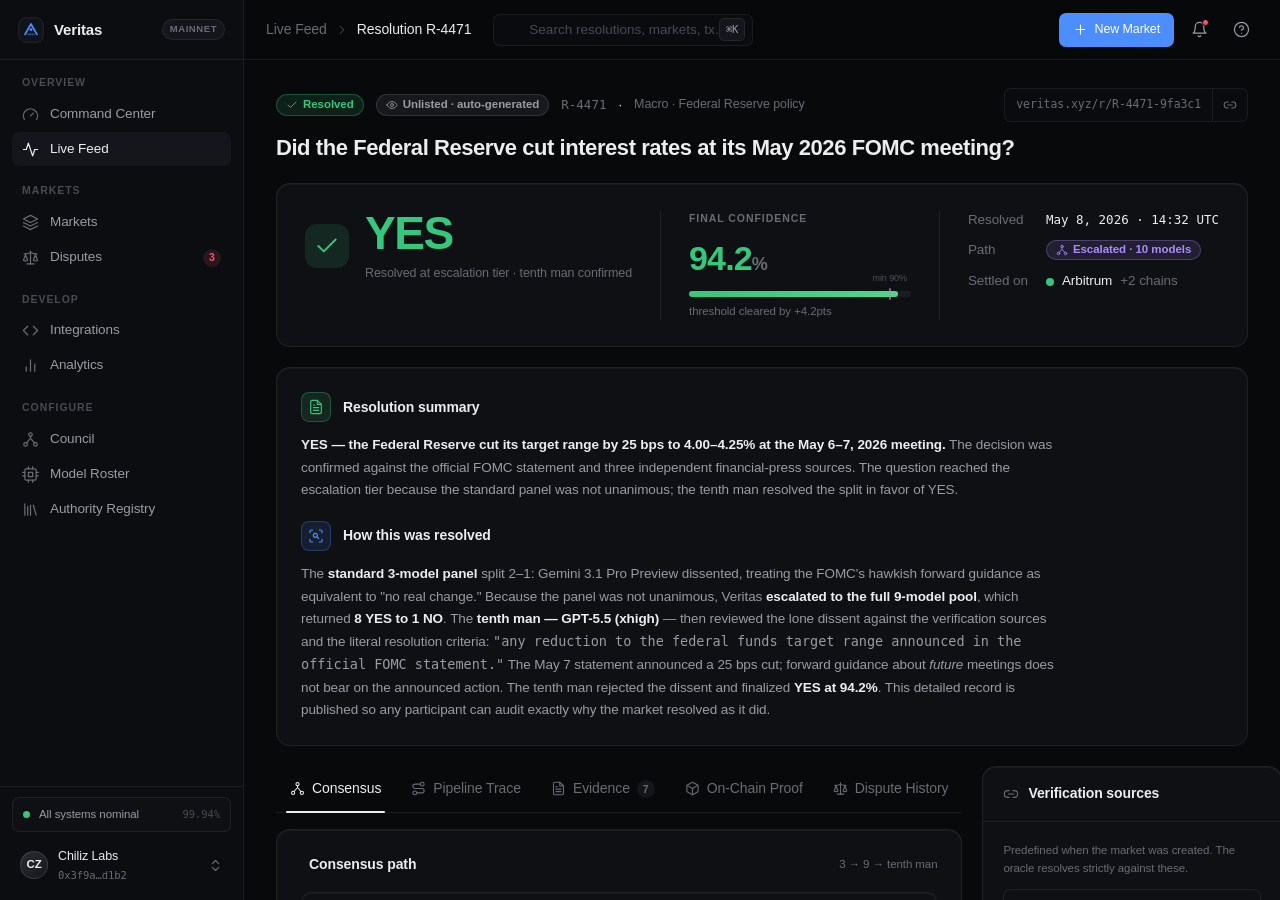
<file: resolution-detail.html>
<!DOCTYPE html>
<html lang="en">
<head>
  <meta charset="UTF-8" />
  <meta name="viewport" content="width=device-width, initial-scale=1.0" />
  <title>Veritas · Resolution R-4471</title>
  <link rel="stylesheet" href="assets/css/theme.css" />
  <link rel="stylesheet" href="assets/css/components.css" />
  <link rel="stylesheet" href="assets/css/layout.css" />
  <link rel="stylesheet" href="assets/css/pages.css" />
</head>
<body data-page="live-feed" data-crumb="Live Feed|live-feed.html > Resolution R-4471">
  <div class="page-inner">

    <!-- Question header -->
    <div class="mb-5">
      <div class="row gap-3 mb-3 wrap">
        <span class="pill pill-yes"><i data-icon="check"></i>Resolved</span>
        <span class="pill pill-neutral"><i data-icon="eye"></i>Unlisted · auto-generated</span>
        <span class="mono t-3 fs-sm">R-4471</span>
        <span class="t-4">·</span>
        <span class="fs-sm t-3">Macro · Federal Reserve policy</span>
        <div class="ml-auto share-link">
          <code>veritas.xyz/r/R-4471-9fa3c1</code>
          <span class="sl-btn tip" data-tip="Copy share link" data-copy="https://veritas.xyz/r/R-4471-9fa3c1"><i data-icon="link"></i></span>
        </div>
      </div>
      <h1 class="h1" style="max-width:780px;line-height:1.3">Did the Federal Reserve cut interest rates at its May 2026 FOMC meeting?</h1>
    </div>

    <!-- Verdict hero -->
    <div class="verdict-hero mb-5">
      <div class="row gap-4" style="flex:none">
        <div class="verdict-icon yes"><i data-icon="check"></i></div>
        <div>
          <div class="verdict-big yes">YES</div>
          <div class="t-3 fs-sm mt-2">Resolved at escalation tier · tenth man confirmed</div>
        </div>
      </div>
      <div class="divider-v"></div>
      <div class="grow" style="min-width:200px">
        <div class="eyebrow mb-3">Final Confidence</div>
        <div class="row gap-3" style="align-items:baseline">
          <span class="display t-yes">94.2<span style="font-size:18px" class="t-3">%</span></span>
        </div>
        <div class="conf mt-3" style="max-width:320px">
          <div class="conf-track">
            <div class="conf-fill yes" data-value="94.2"></div>
            <div class="conf-threshold" data-at="90" data-label="min 90%"></div>
          </div>
          <div class="conf-meta"><span class="t-3">threshold cleared by +4.2pts</span></div>
        </div>
      </div>
      <div class="divider-v"></div>
      <dl class="kv" style="grid-template-columns:auto auto;flex:none;gap:9px 18px">
        <dt>Resolved</dt><dd class="mono fs-sm">May 8, 2026 · 14:32 UTC</dd>
        <dt>Path</dt><dd><span class="pill pill-violet" style="height:20px"><i data-icon="network"></i>Escalated · 10 models</span></dd>
        <dt>Settled on</dt><dd><span class="row gap-2"><span class="cred high"><span class="cd"></span></span>Arbitrum <span class="t-3">+2 chains</span></span></dd>
      </dl>
    </div>

    <!-- Resolution summary + in-depth context -->
    <div class="card card-pad mb-5">
      <div class="row gap-3 mb-3"><span class="itile yes" style="width:30px;height:30px"><i data-icon="file"></i></span><div class="h3">Resolution summary</div></div>
      <p class="context-prose mb-5"><strong>YES — the Federal Reserve cut its target range by 25 bps to 4.00–4.25% at the May 6–7, 2026 meeting.</strong> The decision was confirmed against the official FOMC statement and three independent financial-press sources. The question reached the escalation tier because the standard panel was not unanimous; the tenth man resolved the split in favor of YES.</p>

      <div class="row gap-3 mb-3"><span class="itile accent" style="width:30px;height:30px"><i data-icon="scan"></i></span><div class="h3">How this was resolved</div></div>
      <p class="context-prose">The <strong>standard 3-model panel</strong> split 2–1: Gemini 3.1 Pro Preview dissented, treating the FOMC's hawkish forward guidance as equivalent to "no real change." Because the panel was not unanimous, Veritas <strong>escalated to the full 9-model pool</strong>, which returned <strong>8 YES to 1 NO</strong>. The <strong>tenth man — GPT-5.5 (xhigh)</strong> — then reviewed the lone dissent against the verification sources and the literal resolution criteria: <span class="mono">"any reduction to the federal funds target range announced in the official FOMC statement."</span> The May 7 statement announced a 25 bps cut; forward guidance about <em>future</em> meetings does not bear on the announced action. The tenth man rejected the dissent and finalized <strong class="t-yes">YES at 94.2%</strong>. This detailed record is published so any participant can audit exactly why the market resolved as it did.</p>
    </div>

    <div class="rd-grid">
      <!-- MAIN: tabbed record -->
      <div>
        <div>
          <div class="tabs" data-tab-group>
            <div class="tab active" data-tab="consensus"><i data-icon="network"></i>Consensus</div>
            <div class="tab" data-tab="trace"><i data-icon="route"></i>Pipeline Trace</div>
            <div class="tab" data-tab="evidence"><i data-icon="file"></i>Evidence<span class="count">7</span></div>
            <div class="tab" data-tab="proof"><i data-icon="box"></i>On-Chain Proof</div>
            <div class="tab" data-tab="dispute"><i data-icon="scale"></i>Dispute History</div>
          </div>

          <!-- PANEL: Consensus (AI thinking process) -->
          <div data-panel="consensus" class="mt-4">
            <!-- Escalation flow visualization -->
            <div class="card card-pad mb-4 flow-c">
              <div class="row-between mb-4"><div class="h3 row gap-2"><i data-icon="network" class="t-3"></i>Consensus path</div><span class="fs-xs t-3">3 → 9 → tenth man</span></div>
              <div class="flow">
                <div class="flow-stage">
                  <div class="fs-tier"><span class="eyebrow">Standard</span><span class="badge-n">3</span></div>
                  <div class="mchip"><span class="dot dot-yes"></span><span class="mc-name">Opus 4.7</span><span class="mc-v t-yes">YES</span></div>
                  <div class="mchip dissent"><span class="dot dot-no"></span><span class="mc-name">Gemini 3.1</span><span class="mc-v t-no">NO</span></div>
                  <div class="mchip"><span class="dot dot-yes"></span><span class="mc-name">Grok 4.3</span><span class="mc-v t-yes">YES</span></div>
                  <div class="fs-outcome"><span class="pill pill-amber">2–1 · split</span></div>
                </div>
                <div class="flow-conn"><span class="fc-arrow"><i data-icon="arrowright"></i></span><span class="fc-label">not unanimous</span></div>
                <div class="flow-stage pool">
                  <div class="fs-tier"><span class="eyebrow">Escalation</span><span class="badge-n">9</span></div>
                  <div class="pool-grid">
                    <div class="mchip"><span class="dot dot-yes"></span><span class="mc-name">Opus 4.7</span></div>
                    <div class="mchip"><span class="dot dot-yes"></span><span class="mc-name">Qwen3.7</span></div>
                    <div class="mchip dissent"><span class="dot dot-no"></span><span class="mc-name">Gemini 3.1</span></div>
                    <div class="mchip"><span class="dot dot-yes"></span><span class="mc-name">DeepSeek</span></div>
                    <div class="mchip"><span class="dot dot-yes"></span><span class="mc-name">Grok 4.3</span></div>
                    <div class="mchip"><span class="dot dot-yes"></span><span class="mc-name">Kimi K2.6</span></div>
                    <div class="mchip"><span class="dot dot-yes"></span><span class="mc-name">GLM-5.1</span></div>
                    <div class="mchip"><span class="dot dot-yes"></span><span class="mc-name">MiMo-V2.5</span></div>
                    <div class="mchip"><span class="dot dot-yes"></span><span class="mc-name">Muse Spark</span></div>
                  </div>
                  <div class="fs-outcome"><span class="pill pill-accent">8–1 · majority</span></div>
                </div>
                <div class="flow-conn"><span class="fc-arrow"><i data-icon="arrowright"></i></span><span class="fc-label">1 dissent</span></div>
                <div class="flow-stage tenth">
                  <div class="fs-tier"><span class="eyebrow">Tenth Man</span><span class="badge-n">1</span></div>
                  <div class="row gap-2 mb-2"><span class="model-avatar">G5</span><div style="min-width:0"><div class="fw-600 fs-sm">GPT-5.5 (xhigh)</div><div class="model-maker">smartest available</div></div></div>
                  <p class="fs-xs t-2 lh-snug">Challenged the lone dissent; applied strict criteria reading.</p>
                  <div class="fs-outcome"><span class="pill pill-violet">Overruled</span></div>
                </div>
                <div class="flow-conn"><span class="fc-arrow"><i data-icon="arrowright"></i></span><span class="fc-label">finalize</span></div>
                <div class="flow-stage verdict">
                  <div class="verdict-icon yes" style="width:36px;height:36px;margin:0 auto 8px"><i data-icon="check"></i></div>
                  <div class="h1 t-yes" style="font-size:26px">YES</div>
                  <div class="tnum fw-600 mt-1">94.2%</div>
                </div>
              </div>
            </div>

            <!-- Tenth man detail -->
            <div class="tenthman mb-4">
              <div class="row gap-3 mb-3"><span class="tenthman-badge"><i data-icon="shield"></i>Tenth Man</span><span class="row gap-2"><span class="model-avatar" style="width:22px;height:22px;font-size:9px">G5</span><span class="fw-600 fs-sm">GPT-5.5 (xhigh)</span></span><span class="pill pill-violet ml-auto">final arbiter</span></div>
              <p class="context-prose">"The dissent rests on forward guidance, not the announced action. The resolution criteria asks only whether a rate reduction was <em>announced in the official statement</em> — and it was: 25 bps to 4.00–4.25%. Guidance about future meetings is out of scope. I reject the NO and finalize <strong class="t-yes">YES</strong> with high confidence. The split was a definitional confusion, not a factual one."</p>
            </div>

            <!-- Per-model deliberation -->
            <div class="section-head"><div class="h2"><i data-icon="cpu"></i>Model positions</div><span class="fs-xs t-3">10 models · escalation tier</span></div>
            <div class="council-grid" style="grid-template-columns:1fr 1fr">
              <div class="model-card outlier">
                <div class="model-head"><span class="model-avatar">Ge</span><div><div class="model-name">Gemini 3.1 Pro Preview</div><div class="model-maker">Google · standard panel</div></div><div class="ml-auto row gap-2"><span class="pill pill-no">NO</span><span class="fw-600 tnum">61%</span></div></div>
                <p class="model-quote">"The statement cut rates but paired it with hawkish guidance signaling a pause. Read holistically, policy stance is unchanged." <span class="t-amber">— overturned by tenth man on criteria scope.</span></p>
              </div>
              <div class="model-card">
                <div class="model-head"><span class="model-avatar">Op</span><div><div class="model-name">Claude Opus 4.7 (max)</div><div class="model-maker">Anthropic · standard panel</div></div><div class="ml-auto row gap-2"><span class="pill pill-yes">YES</span><span class="fw-600 tnum">95.8%</span></div></div>
                <p class="model-quote">"The criteria is about the announced action. A 25 bps cut was announced on <span class="src">fed.gov</span>. Forward guidance is irrelevant to this question."</p>
              </div>
              <div class="model-card">
                <div class="model-head"><span class="model-avatar">Gk</span><div><div class="model-name">Grok 4.3 (high)</div><div class="model-maker">xAI · standard panel</div></div><div class="ml-auto row gap-2"><span class="pill pill-yes">YES</span><span class="fw-600 tnum">93.4%</span></div></div>
                <p class="model-quote">"Unambiguous reduction in the target range. Six independent sources corroborate the primary statement."</p>
              </div>
              <div class="model-card">
                <div class="model-head"><span class="model-avatar">Qw</span><div><div class="model-name">Qwen3.7 Max</div><div class="model-maker">Alibaba · escalation</div></div><div class="ml-auto row gap-2"><span class="pill pill-yes">YES</span><span class="fw-600 tnum">92.0%</span></div></div>
                <p class="model-quote">"Escalation confirms the standard majority. The lone NO conflates action with guidance."</p>
              </div>
            </div>

            <!-- Models used list -->
            <div class="card mt-4">
              <div class="card-head"><div class="h3"><i data-icon="list"></i>Models used in this resolution</div><span class="pill pill-neutral">10 total</span></div>
              <table class="table">
                <thead><tr><th>Model</th><th>Role</th><th>Tier reached</th><th class="text-right">Verdict</th></tr></thead>
                <tbody>
                  <tr><td><span class="row gap-2"><span class="model-avatar" style="width:22px;height:22px;font-size:9px">G5</span>GPT-5.5 (xhigh)</span></td><td><span class="role-tag role-tenth"><i data-icon="shield"></i>Tenth Man</span></td><td class="fs-sm t-3">Final review</td><td class="text-right"><span class="pill pill-yes">YES</span></td></tr>
                  <tr><td><span class="row gap-2"><span class="model-avatar" style="width:22px;height:22px;font-size:9px">Op</span>Claude Opus 4.7 (max)</span></td><td><span class="role-tag role-standard">Standard</span></td><td class="fs-sm t-3">Standard + escalation</td><td class="text-right"><span class="pill pill-yes">YES</span></td></tr>
                  <tr><td><span class="row gap-2"><span class="model-avatar" style="width:22px;height:22px;font-size:9px">Ge</span>Gemini 3.1 Pro Preview</span></td><td><span class="role-tag role-standard">Standard</span></td><td class="fs-sm t-3">Standard + escalation</td><td class="text-right"><span class="pill pill-no">NO</span></td></tr>
                  <tr><td><span class="row gap-2"><span class="model-avatar" style="width:22px;height:22px;font-size:9px">Gk</span>Grok 4.3 (high)</span></td><td><span class="role-tag role-standard">Standard</span></td><td class="fs-sm t-3">Standard + escalation</td><td class="text-right"><span class="pill pill-yes">YES</span></td></tr>
                  <tr><td><span class="row gap-2"><span class="model-avatar" style="width:22px;height:22px;font-size:9px">Qw</span>Qwen3.7 Max</span></td><td><span class="role-tag role-escalation">Escalation</span></td><td class="fs-sm t-3">Escalation</td><td class="text-right"><span class="pill pill-yes">YES</span></td></tr>
                  <tr><td><span class="row gap-2"><span class="model-avatar" style="width:22px;height:22px;font-size:9px">DS</span>DeepSeek V4 Pro (Max)</span></td><td><span class="role-tag role-escalation">Escalation</span></td><td class="fs-sm t-3">Escalation</td><td class="text-right"><span class="pill pill-yes">YES</span></td></tr>
                  <tr><td><span class="row gap-2"><span class="model-avatar" style="width:22px;height:22px;font-size:9px">Ki</span>Kimi K2.6</span></td><td><span class="role-tag role-escalation">Escalation</span></td><td class="fs-sm t-3">Escalation</td><td class="text-right"><span class="pill pill-yes">YES</span></td></tr>
                  <tr><td><span class="row gap-2"><span class="model-avatar" style="width:22px;height:22px;font-size:9px">GL</span>GLM-5.1</span></td><td><span class="role-tag role-escalation">Escalation</span></td><td class="fs-sm t-3">Escalation</td><td class="text-right"><span class="pill pill-yes">YES</span></td></tr>
                  <tr><td><span class="row gap-2"><span class="model-avatar" style="width:22px;height:22px;font-size:9px">Mi</span>MiMo-V2.5-Pro</span></td><td><span class="role-tag role-escalation">Escalation</span></td><td class="fs-sm t-3">Escalation</td><td class="text-right"><span class="pill pill-yes">YES</span></td></tr>
                  <tr><td><span class="row gap-2"><span class="model-avatar" style="width:22px;height:22px;font-size:9px">Ms</span>Muse Spark</span></td><td><span class="role-tag role-escalation">Escalation</span></td><td class="fs-sm t-3">Escalation</td><td class="text-right"><span class="pill pill-yes">YES</span></td></tr>
                </tbody>
              </table>
            </div>
          </div>

          <!-- PANEL: Pipeline Trace -->
          <div data-panel="trace" class="card card-pad mt-4 hidden">
            <div class="timeline">
              <div class="tl-item">
                <div class="tl-rail"><div class="tl-node done ok"><i data-icon="check"></i></div></div>
                <div class="tl-content">
                  <div class="tl-head"><span class="tl-title">Research Agent</span><span class="tl-time">14:26:01 · 1.2s</span></div>
                  <div class="tl-body">Parsed the query and identified <strong>4 required data points</strong>: FOMC meeting dates, prevailing target range, the official statement, and corroborating press coverage.</div>
                </div>
              </div>
              <div class="tl-item">
                <div class="tl-rail"><div class="tl-node done ok"><i data-icon="check"></i></div></div>
                <div class="tl-content">
                  <div class="tl-head"><span class="tl-title">Web Scraper</span><span class="tl-time">14:26:02 · 18.4s</span></div>
                  <div class="tl-body">Retrieved the predefined verification links plus corroborating coverage — <strong>12 documents</strong>. Primary authority reachable: <span class="mono">federalreserve.gov</span>.</div>
                </div>
              </div>
              <div class="tl-item">
                <div class="tl-rail"><div class="tl-node done ok"><i data-icon="check"></i></div></div>
                <div class="tl-content">
                  <div class="tl-head"><span class="tl-title">Bias Analyst</span><span class="tl-time">14:26:21 · 4.1s</span></div>
                  <div class="tl-body">Excluded 1 low-credibility source; merged 2 sources sharing one AP wire. Net independent sources: <strong>7</strong>.</div>
                </div>
              </div>
              <div class="tl-item">
                <div class="tl-rail"><div class="tl-node done"><i data-icon="cpu"></i></div></div>
                <div class="tl-content">
                  <div class="tl-head"><span class="tl-title">Standard Panel · 3 models</span><span class="tl-time">14:26:36 · 41s</span></div>
                  <div class="tl-body">Opus 4.7 and Grok 4.3 returned YES; Gemini 3.1 returned NO. <strong class="t-amber">2–1 — not unanimous</strong>, triggering escalation.</div>
                </div>
              </div>
              <div class="tl-item">
                <div class="tl-rail"><div class="tl-node done"><i data-icon="network"></i></div></div>
                <div class="tl-content">
                  <div class="tl-head"><span class="tl-title">Escalation · 9 models</span><span class="tl-time">14:27:17 · 48s</span></div>
                  <div class="tl-body">The pool expanded to 9 evaluators (ranks 2–10). Result: <strong>8 YES, 1 NO</strong> — strong majority, still not unanimous.</div>
                </div>
              </div>
              <div class="tl-item">
                <div class="tl-rail"><div class="tl-node done"><i data-icon="shield"></i></div></div>
                <div class="tl-content">
                  <div class="tl-head"><span class="tl-title">Tenth Man review</span><span class="tl-time">14:28:05 · 12s</span></div>
                  <div class="tl-body">GPT-5.5 (xhigh) challenged the dissent against the literal criteria and finalized <strong class="t-yes">YES at 94.2%</strong>.</div>
                </div>
              </div>
              <div class="tl-item">
                <div class="tl-rail"><div class="tl-node done ok"><i data-icon="box"></i></div></div>
                <div class="tl-content">
                  <div class="tl-head"><span class="tl-title">On-Chain Publication</span><span class="tl-time">14:28:17 · 12s</span></div>
                  <div class="tl-body">Verdict + IPFS report hash sent via LayerZero, confirmed on Arbitrum, Base, and Ethereum. <a class="t-accent" data-tab-jump="proof" style="cursor:pointer">View proof →</a></div>
                </div>
              </div>
            </div>
          </div>

          <!-- PANEL: Evidence -->
          <div data-panel="evidence" class="card mt-4 hidden">
            <div class="card-head">
              <div class="h3"><i data-icon="file"></i>Evidence Ledger</div>
              <span class="pill pill-yes"><i data-icon="shieldcheck"></i>Independence score 0.93</span>
            </div>
            <table class="table">
              <thead><tr><th>#</th><th>Source</th><th>Retrieved</th><th>Credibility</th><th>Status</th><th class="num">Weight</th></tr></thead>
              <tbody>
                <tr>
                  <td class="t-3">1</td>
                  <td><div class="row gap-2"><span class="src-fav" style="width:18px;height:18px">Fed</span><div><div class="fw-500">Federal Reserve</div><div class="mono t-3 fs-micro">federalreserve.gov/…/monetary</div></div></div></td>
                  <td class="mono fs-xs t-3">14:26:08</td>
                  <td><span class="cred primary"><span class="cd"></span>Primary authority</span></td>
                  <td><span class="pill pill-yes"><i data-icon="check"></i>Included</span></td>
                  <td class="num fw-600">37%</td>
                </tr>
                <tr>
                  <td class="t-3">2</td>
                  <td><div class="row gap-2"><span class="src-fav" style="width:18px;height:18px">WSJ</span><div><div class="fw-500">Wall Street Journal</div><div class="mono t-3 fs-micro">wsj.com/economy/…/fed-rate-cut</div></div></div></td>
                  <td class="mono fs-xs t-3">14:26:09</td>
                  <td><span class="cred high"><span class="cd"></span>High</span></td>
                  <td><span class="pill pill-yes"><i data-icon="check"></i>Included</span></td>
                  <td class="num fw-600">17%</td>
                </tr>
                <tr>
                  <td class="t-3">3</td>
                  <td><div class="row gap-2"><span class="src-fav" style="width:18px;height:18px">B</span><div><div class="fw-500">Bloomberg</div><div class="mono t-3 fs-micro">bloomberg.com/news/…</div></div></div></td>
                  <td class="mono fs-xs t-3">14:26:09</td>
                  <td><span class="cred high"><span class="cd"></span>High</span></td>
                  <td><span class="pill pill-yes"><i data-icon="check"></i>Included</span></td>
                  <td class="num fw-600">16%</td>
                </tr>
                <tr>
                  <td class="t-3">4</td>
                  <td><div class="row gap-2"><span class="src-fav" style="width:18px;height:18px">R</span><div><div class="fw-500">Reuters</div><div class="mono t-3 fs-micro">reuters.com/markets/us/…</div></div></div></td>
                  <td class="mono fs-xs t-3">14:26:10</td>
                  <td><span class="cred high"><span class="cd"></span>High</span></td>
                  <td><span class="pill pill-yes"><i data-icon="check"></i>Included</span></td>
                  <td class="num fw-600">13%</td>
                </tr>
                <tr>
                  <td class="t-3">5</td>
                  <td><div class="row gap-2"><span class="src-fav" style="width:18px;height:18px">AP</span><div><div class="fw-500">Associated Press <span class="t-3 fs-xs">(via CNBC)</span></div><div class="mono t-3 fs-micro">cnbc.com/2026/05/07/…</div></div></div></td>
                  <td class="mono fs-xs t-3">14:26:10</td>
                  <td><span class="cred high"><span class="cd"></span>High</span></td>
                  <td><span class="pill pill-yes"><i data-icon="check"></i>Included</span></td>
                  <td class="num fw-600">11%</td>
                </tr>
                <tr style="opacity:0.6">
                  <td class="t-3">6</td>
                  <td><div class="row gap-2"><span class="src-fav" style="width:18px;height:18px">AP</span><div><div class="fw-500">Associated Press <span class="t-3 fs-xs">(via NBC)</span></div><div class="mono t-3 fs-micro">nbcnews.com/business/…</div></div></div></td>
                  <td class="mono fs-xs t-3">14:26:11</td>
                  <td><span class="cred merged"><span class="cd"></span>Same wire</span></td>
                  <td><span class="pill pill-neutral"><i data-icon="gitmerge"></i>Merged → #5</span></td>
                  <td class="num t-3">—</td>
                </tr>
                <tr style="opacity:0.6">
                  <td class="t-3">7</td>
                  <td><div class="row gap-2"><span class="src-fav" style="width:18px;height:18px">?</span><div><div class="fw-500">ZeroHedge</div><div class="mono t-3 fs-micro">zerohedge.com/markets/…</div></div></div></td>
                  <td class="mono fs-xs t-3">14:26:11</td>
                  <td><span class="cred low"><span class="cd"></span>Low / bias</span></td>
                  <td><span class="pill pill-no"><i data-icon="x"></i>Excluded</span></td>
                  <td class="num t-3">0%</td>
                </tr>
              </tbody>
            </table>
            <div class="card-foot">
              <span class="fs-xs t-3">Weighting reflects source credibility and independence. Evidence was retrieved from the predefined verification links shown in the sidebar.</span>
            </div>
          </div>

          <!-- PANEL: On-Chain Proof -->
          <div data-panel="proof" class="mt-4 hidden">
            <div class="card card-pad mb-4">
              <dl class="kv" style="grid-template-columns:160px 1fr">
                <dt>Resolution hash</dt><dd class="mono fs-sm">0x9fa3c1b8…b2914e07 <span class="btn-icon sm" data-copy="0x9fa3c1b8b2914e07" style="display:inline-flex;vertical-align:middle"><i data-icon="copy"></i></span></dd>
                <dt>IPFS report</dt><dd class="mono fs-sm t-accent">ipfs://QmX4f…9hZ2 <span class="pill pill-yes" style="margin-left:6px"><i data-icon="check"></i>pinned · 3 nodes</span></dd>
                <dt>LayerZero msg</dt><dd class="mono fs-sm">0x4fa2…c112</dd>
                <dt>Council hash</dt><dd class="mono fs-sm">0xb3c1…77de</dd>
              </dl>
            </div>
            <div class="card mb-4">
              <div class="card-head"><div class="h3"><i data-icon="layers"></i>Cross-chain Publication</div></div>
              <table class="table">
                <thead><tr><th>Network</th><th>Block</th><th>Status</th><th></th></tr></thead>
                <tbody>
                  <tr><td><span class="row gap-2"><span class="cred high"><span class="cd"></span></span>Ethereum</span></td><td class="mono fs-sm">20,119,840</td><td><span class="pill pill-yes"><i data-icon="check"></i>Confirmed</span></td><td class="text-right"><a class="btn btn-ghost btn-sm">Etherscan<i data-icon="extlink"></i></a></td></tr>
                  <tr><td><span class="row gap-2"><span class="cred high"><span class="cd"></span></span>Base</span></td><td class="mono fs-sm">14,882,001</td><td><span class="pill pill-yes"><i data-icon="check"></i>Confirmed</span></td><td class="text-right"><a class="btn btn-ghost btn-sm">BaseScan<i data-icon="extlink"></i></a></td></tr>
                  <tr><td><span class="row gap-2"><span class="cred high"><span class="cd"></span></span>Arbitrum</span></td><td class="mono fs-sm">12,847,221</td><td><span class="pill pill-yes"><i data-icon="check"></i>Confirmed</span></td><td class="text-right"><a class="btn btn-ghost btn-sm">Arbiscan<i data-icon="extlink"></i></a></td></tr>
                </tbody>
              </table>
            </div>
            <div class="code-head"><span>verdict payload · on-chain</span><span class="btn-icon sm" data-copy='{"verdict":"YES","confidence":942}'><i data-icon="copy"></i></span></div>
            <pre class="code"><span class="c">// emitted by VeritasOracle.onResolution()</span>
{
  <span class="f">"question_id"</span>: <span class="s">"0x3a9f…7e"</span>,
  <span class="f">"verdict"</span>:     <span class="s">"YES"</span>,
  <span class="f">"confidence"</span>:  <span class="n">942</span>,        <span class="c">// basis points of 1000</span>
  <span class="f">"tier"</span>:        <span class="s">"escalation"</span>,  <span class="c">// standard | escalation</span>
  <span class="f">"models"</span>:      <span class="n">10</span>,
  <span class="f">"ipfs_report"</span>: <span class="s">"QmX4f…9hZ2"</span>
}</pre>
          </div>

          <!-- PANEL: Dispute History -->
          <div data-panel="dispute" class="card card-pad mt-4 hidden">
            <div class="row gap-4" style="align-items:flex-start">
              <div class="itile yes" style="width:38px;height:38px"><i data-icon="shieldcheck"></i></div>
              <div class="grow">
                <div class="h3">No challenges submitted</div>
                <p class="fs-sm t-2 mt-2" style="max-width:560px">The 2-hour challenge window opened at resolution and closed without any dispute bond. The detailed escalation record above left no reasonable basis to challenge. This resolution is now <b class="t-1">immutable</b>.</p>
                <div class="kv mt-4" style="grid-template-columns:160px 1fr">
                  <dt>Window opened</dt><dd class="mono fs-sm">May 8, 2026 · 14:32 UTC</dd>
                  <dt>Window closed</dt><dd class="mono fs-sm">May 8, 2026 · 16:32 UTC</dd>
                  <dt>Bonds posted</dt><dd>0</dd>
                  <dt>Final state</dt><dd><span class="pill pill-yes"><i data-icon="lock"></i>Immutable</span></dd>
                </div>
              </div>
            </div>
          </div>
        </div>
      </div>

      <!-- RIGHT RAIL -->
      <div class="col gap-4">
        <section class="card">
          <div class="card-head"><div class="h3"><i data-icon="link"></i>Verification sources</div></div>
          <div class="card-body">
            <p class="fs-xs t-3 mb-3">Predefined when the market was created. The oracle resolves strictly against these.</p>
            <div class="vlink">
              <span class="vl-ico"><i data-icon="shieldcheck"></i></span>
              <div class="grow" style="min-width:0"><div class="vl-url"><span class="vl-host">federalreserve.gov</span></div><div class="fs-micro t-3">Primary authority</div></div>
              <i data-icon="extlink" class="t-4" data-size="14"></i>
            </div>
            <div class="vlink">
              <span class="vl-ico"><i data-icon="globe"></i></span>
              <div class="grow" style="min-width:0"><div class="vl-url"><span class="vl-host">wsj.com</span></div><div class="fs-micro t-3">Corroborating</div></div>
              <i data-icon="extlink" class="t-4" data-size="14"></i>
            </div>
            <div class="vlink">
              <span class="vl-ico"><i data-icon="globe"></i></span>
              <div class="grow" style="min-width:0"><div class="vl-url"><span class="vl-host">bloomberg.com</span></div><div class="fs-micro t-3">Corroborating</div></div>
              <i data-icon="extlink" class="t-4" data-size="14"></i>
            </div>
            <div class="vlink">
              <span class="vl-ico"><i data-icon="globe"></i></span>
              <div class="grow" style="min-width:0"><div class="vl-url"><span class="vl-host">reuters.com</span></div><div class="fs-micro t-3">Corroborating</div></div>
              <i data-icon="extlink" class="t-4" data-size="14"></i>
            </div>
          </div>
        </section>

        <section class="card">
          <div class="card-head"><div class="h3"><i data-icon="cpu"></i>Models used</div><span class="pill pill-neutral">10</span></div>
          <div class="card-body col gap-3">
            <div class="row-between"><span class="row gap-2"><span class="role-tag role-tenth"><i data-icon="shield"></i>Tenth Man</span></span><span class="fs-sm t-2">GPT-5.5 (xhigh)</span></div>
            <div class="row-between"><span class="role-tag role-standard">Standard · 3</span><span class="fs-sm t-2">ranks 2–4</span></div>
            <div class="row-between"><span class="role-tag role-escalation">Escalation · 9</span><span class="fs-sm t-2">ranks 2–10</span></div>
            <a class="btn btn-secondary btn-block btn-sm mt-2" href="roster.html"><i data-icon="cpu"></i>This week's roster</a>
          </div>
        </section>

        <section class="card">
          <div class="card-head"><div class="h3"><i data-icon="bookmark"></i>Resolution</div></div>
          <div class="card-body">
            <dl class="kv" style="grid-template-columns:1fr; gap:13px">
              <div><dt class="eyebrow">Resolution criteria</dt><dd class="mt-2 fs-sm">Any reduction to the federal funds target range announced in the official FOMC statement at the May 6–7, 2026 meeting.</dd></div>
              <div class="divider"></div>
              <div class="row-between"><dt>Confidence threshold</dt><dd class="fw-600">90%</dd></div>
              <div class="row-between"><dt>Created by</dt><dd class="mono fs-sm">0x3f9a…d1b2</dd></div>
              <div class="row-between"><dt>Created</dt><dd class="fs-sm">Apr 28, 2026</dd></div>
            </dl>
          </div>
        </section>

        <section class="card card-pad">
          <div class="eyebrow mb-3">Challenge</div>
          <div class="banner info mb-4" style="padding:11px 13px"><i data-icon="lock"></i><div class="fs-xs">Challenge window closed May 8, 16:32 UTC. This verdict can no longer be disputed.</div></div>
          <a class="btn btn-ghost btn-block btn-sm" href="dispute-detail.html">See a live dispute example<i data-icon="arrowright"></i></a>
        </section>
      </div>
    </div>
  </div>

  <script src="assets/js/icons.js"></script>
  <script src="assets/js/shell.js"></script>
  <script src="assets/js/app.js"></script>
  <script>
    document.addEventListener('click', function (e) {
      var j = e.target.closest('[data-tab-jump]');
      if (!j) return;
      var key = j.getAttribute('data-tab-jump');
      var tab = document.querySelector('.tab[data-tab="' + key + '"]');
      if (tab) tab.click();
      window.scrollTo({ top: 0, behavior: 'smooth' });
    });
  </script>
</body>
</html>
</file>
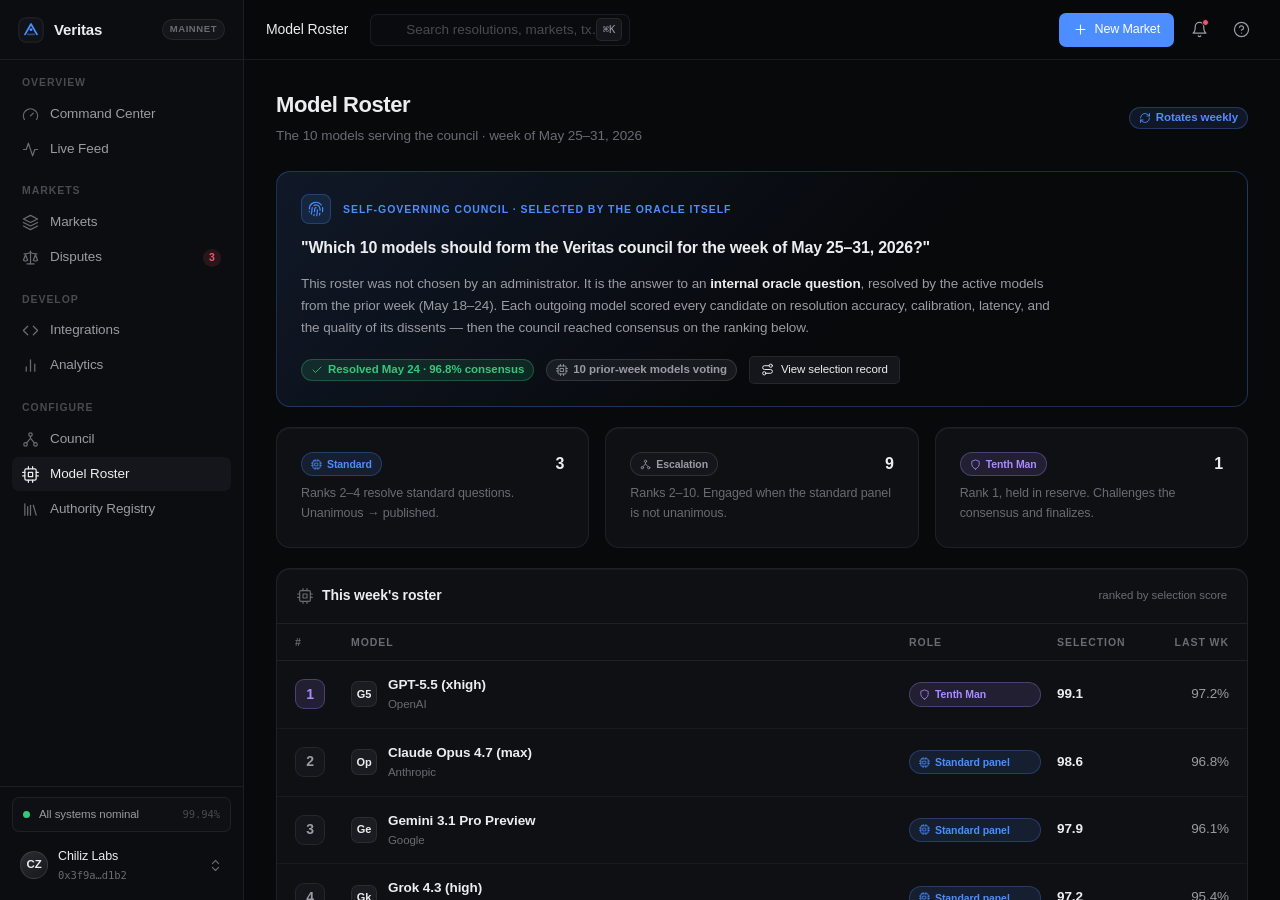
<file: roster.html>
<!DOCTYPE html>
<html lang="en">
<head>
  <meta charset="UTF-8" />
  <meta name="viewport" content="width=device-width, initial-scale=1.0" />
  <title>Veritas · Model Roster</title>
  <link rel="stylesheet" href="assets/css/theme.css" />
  <link rel="stylesheet" href="assets/css/components.css" />
  <link rel="stylesheet" href="assets/css/layout.css" />
  <link rel="stylesheet" href="assets/css/pages.css" />
</head>
<body data-page="roster" data-crumb="Model Roster">
  <div class="page-inner">

    <div class="page-head">
      <div class="row-between">
        <div>
          <h1 class="page-title">Model Roster</h1>
          <p class="page-sub">The 10 models serving the council · week of May 25–31, 2026</p>
        </div>
        <span class="pill pill-accent"><i data-icon="refresh"></i>Rotates weekly</span>
      </div>
    </div>

    <!-- Meta selection oracle -->
    <div class="meta-oracle mb-5">
      <div class="row gap-3 mb-3"><span class="itile accent" style="width:30px;height:30px"><i data-icon="fingerprint"></i></span><div class="eyebrow" style="color:var(--accent)">Self-governing council · selected by the oracle itself</div></div>
      <div class="h2 mb-3" style="max-width:680px">"Which 10 models should form the Veritas council for the week of May 25–31, 2026?"</div>
      <p class="context-prose mb-4">This roster was not chosen by an administrator. It is the answer to an <strong>internal oracle question</strong>, resolved by the active models from the prior week (May 18–24). Each outgoing model scored every candidate on resolution accuracy, calibration, latency, and the quality of its dissents — then the council reached consensus on the ranking below.</p>
      <div class="row gap-3 wrap">
        <span class="pill pill-yes"><i data-icon="check"></i>Resolved May 24 · 96.8% consensus</span>
        <span class="pill pill-neutral"><i data-icon="cpu"></i>10 prior-week models voting</span>
        <a class="btn btn-secondary btn-sm" href="resolution-detail.html"><i data-icon="route"></i>View selection record</a>
      </div>
    </div>

    <!-- Architecture legend -->
    <div class="grid grid-3 mb-5">
      <div class="card card-pad">
        <div class="row gap-2 mb-2"><span class="role-tag role-standard"><i data-icon="cpu"></i>Standard</span><span class="ml-auto h2 tnum">3</span></div>
        <p class="fs-sm t-3">Ranks 2–4 resolve standard questions. Unanimous → published.</p>
      </div>
      <div class="card card-pad">
        <div class="row gap-2 mb-2"><span class="role-tag role-escalation"><i data-icon="network"></i>Escalation</span><span class="ml-auto h2 tnum">9</span></div>
        <p class="fs-sm t-3">Ranks 2–10. Engaged when the standard panel is not unanimous.</p>
      </div>
      <div class="card card-pad">
        <div class="row gap-2 mb-2"><span class="role-tag role-tenth"><i data-icon="shield"></i>Tenth Man</span><span class="ml-auto h2 tnum">1</span></div>
        <p class="fs-sm t-3">Rank 1, held in reserve. Challenges the consensus and finalizes.</p>
      </div>
    </div>

    <!-- Roster -->
    <section class="card mb-5">
      <div class="card-head"><div class="h3"><i data-icon="cpu"></i>This week's roster</div><span class="fs-xs t-3">ranked by selection score</span></div>
      <div class="rank-row" style="padding-top:10px;padding-bottom:10px">
        <span class="eyebrow">#</span><span class="eyebrow">Model</span><span class="eyebrow">Role</span><span class="eyebrow rank-hide">Selection</span><span class="eyebrow rank-hide text-right">Last wk</span>
      </div>
      <div class="divider"></div>

      <div class="rank-row is-tenth">
        <span class="rank-badge">1</span>
        <div class="rank-model"><span class="model-avatar">G5</span><div style="min-width:0"><div class="mname">GPT-5.5 (xhigh)</div><div class="model-maker">OpenAI</div></div></div>
        <span class="role-tag role-tenth"><i data-icon="shield"></i>Tenth Man</span>
        <span class="rank-hide tnum fw-600">99.1</span>
        <span class="rank-hide text-right tnum t-2">97.2%</span>
      </div>
      <div class="rank-row">
        <span class="rank-badge">2</span>
        <div class="rank-model"><span class="model-avatar">Op</span><div style="min-width:0"><div class="mname">Claude Opus 4.7 (max)</div><div class="model-maker">Anthropic</div></div></div>
        <span class="role-tag role-standard"><i data-icon="cpu"></i>Standard panel</span>
        <span class="rank-hide tnum fw-600">98.6</span>
        <span class="rank-hide text-right tnum t-2">96.8%</span>
      </div>
      <div class="rank-row">
        <span class="rank-badge">3</span>
        <div class="rank-model"><span class="model-avatar">Ge</span><div style="min-width:0"><div class="mname">Gemini 3.1 Pro Preview</div><div class="model-maker">Google</div></div></div>
        <span class="role-tag role-standard"><i data-icon="cpu"></i>Standard panel</span>
        <span class="rank-hide tnum fw-600">97.9</span>
        <span class="rank-hide text-right tnum t-2">96.1%</span>
      </div>
      <div class="rank-row">
        <span class="rank-badge">4</span>
        <div class="rank-model"><span class="model-avatar">Gk</span><div style="min-width:0"><div class="mname">Grok 4.3 (high)</div><div class="model-maker">xAI</div></div></div>
        <span class="role-tag role-standard"><i data-icon="cpu"></i>Standard panel</span>
        <span class="rank-hide tnum fw-600">97.2</span>
        <span class="rank-hide text-right tnum t-2">95.4%</span>
      </div>
      <div class="rank-row">
        <span class="rank-badge">5</span>
        <div class="rank-model"><span class="model-avatar">Qw</span><div style="min-width:0"><div class="mname">Qwen3.7 Max</div><div class="model-maker">Alibaba</div></div></div>
        <span class="role-tag role-escalation"><i data-icon="network"></i>Escalation</span>
        <span class="rank-hide tnum fw-600">96.4</span>
        <span class="rank-hide text-right tnum t-2">94.8%</span>
      </div>
      <div class="rank-row">
        <span class="rank-badge">6</span>
        <div class="rank-model"><span class="model-avatar">DS</span><div style="min-width:0"><div class="mname">DeepSeek V4 Pro (Max)</div><div class="model-maker">DeepSeek</div></div></div>
        <span class="role-tag role-escalation"><i data-icon="network"></i>Escalation</span>
        <span class="rank-hide tnum fw-600">95.8</span>
        <span class="rank-hide text-right tnum t-2">94.2%</span>
      </div>
      <div class="rank-row">
        <span class="rank-badge">7</span>
        <div class="rank-model"><span class="model-avatar">Ki</span><div style="min-width:0"><div class="mname">Kimi K2.6</div><div class="model-maker">Moonshot</div></div></div>
        <span class="role-tag role-escalation"><i data-icon="network"></i>Escalation</span>
        <span class="rank-hide tnum fw-600">95.1</span>
        <span class="rank-hide text-right tnum t-2">93.7%</span>
      </div>
      <div class="rank-row">
        <span class="rank-badge">8</span>
        <div class="rank-model"><span class="model-avatar">GL</span><div style="min-width:0"><div class="mname">GLM-5.1</div><div class="model-maker">Zhipu AI</div></div></div>
        <span class="role-tag role-escalation"><i data-icon="network"></i>Escalation</span>
        <span class="rank-hide tnum fw-600">94.6</span>
        <span class="rank-hide text-right tnum t-2">93.1%</span>
      </div>
      <div class="rank-row">
        <span class="rank-badge">9</span>
        <div class="rank-model"><span class="model-avatar">Mi</span><div style="min-width:0"><div class="mname">MiMo-V2.5-Pro</div><div class="model-maker">Xiaomi</div></div></div>
        <span class="role-tag role-escalation"><i data-icon="network"></i>Escalation</span>
        <span class="rank-hide tnum fw-600">94.0</span>
        <span class="rank-hide text-right tnum t-2">92.6%</span>
      </div>
      <div class="rank-row">
        <span class="rank-badge">10</span>
        <div class="rank-model"><span class="model-avatar">Ms</span><div style="min-width:0"><div class="mname">Muse Spark</div><div class="model-maker">Solace AI</div></div></div>
        <span class="role-tag role-escalation"><i data-icon="network"></i>Escalation</span>
        <span class="rank-hide tnum fw-600">93.5</span>
        <span class="rank-hide text-right tnum t-2">92.0%</span>
      </div>
    </section>

    <div class="split">
      <!-- Bench -->
      <section class="card">
        <div class="card-head"><div class="h3"><i data-icon="list"></i>Bench</div><span class="fs-xs t-3">eligible for next week's selection</span></div>
        <div class="card-body">
          <div class="src-grid">
            <span class="src-chip"><span class="src-fav">G5</span>GPT-5.5 (medium)<span class="role-tag role-bench">92.8</span></span>
            <span class="src-chip"><span class="src-fav">Gf</span>Gemini 3.5 Flash<span class="role-tag role-bench">92.1</span></span>
            <span class="src-chip"><span class="src-fav">Cs</span>Claude Sonnet 4.6 (max)<span class="role-tag role-bench">91.7</span></span>
            <span class="src-chip"><span class="src-fav">Qw</span>Qwen3.6 Plus<span class="role-tag role-bench">90.9</span></span>
            <span class="src-chip"><span class="src-fav">GL</span>GLM-5<span class="role-tag role-bench">90.2</span></span>
            <span class="src-chip"><span class="src-fav">Mx</span>MiniMax-M2.7<span class="role-tag role-bench">89.6</span></span>
          </div>
        </div>
      </section>

      <!-- How selection works -->
      <section class="card card-pad">
        <div class="eyebrow mb-4">How selection works</div>
        <div class="timeline">
          <div class="tl-item">
            <div class="tl-rail"><div class="tl-node done ok"><i data-icon="calendar"></i></div></div>
            <div class="tl-content"><div class="tl-title fs-h3">Every Sunday 00:00 UTC</div><div class="tl-body">Veritas opens the roster question to the outgoing week's 10 models.</div></div>
          </div>
          <div class="tl-item">
            <div class="tl-rail"><div class="tl-node done ok"><i data-icon="barchart"></i></div></div>
            <div class="tl-content"><div class="tl-title fs-h3">Score & rank</div><div class="tl-body">Candidates scored on accuracy, calibration, latency, and dissent quality.</div></div>
          </div>
          <div class="tl-item">
            <div class="tl-rail"><div class="tl-node done ok"><i data-icon="shieldcheck"></i></div></div>
            <div class="tl-content"><div class="tl-title fs-h3">Consensus published</div><div class="tl-body">The top 10 take their seats; rank 1 becomes the tenth man. Result is on-chain and auditable.</div></div>
          </div>
        </div>
      </section>
    </div>
  </div>

  <script src="assets/js/icons.js"></script>
  <script src="assets/js/shell.js"></script>
  <script src="assets/js/app.js"></script>
</body>
</html>
</file>
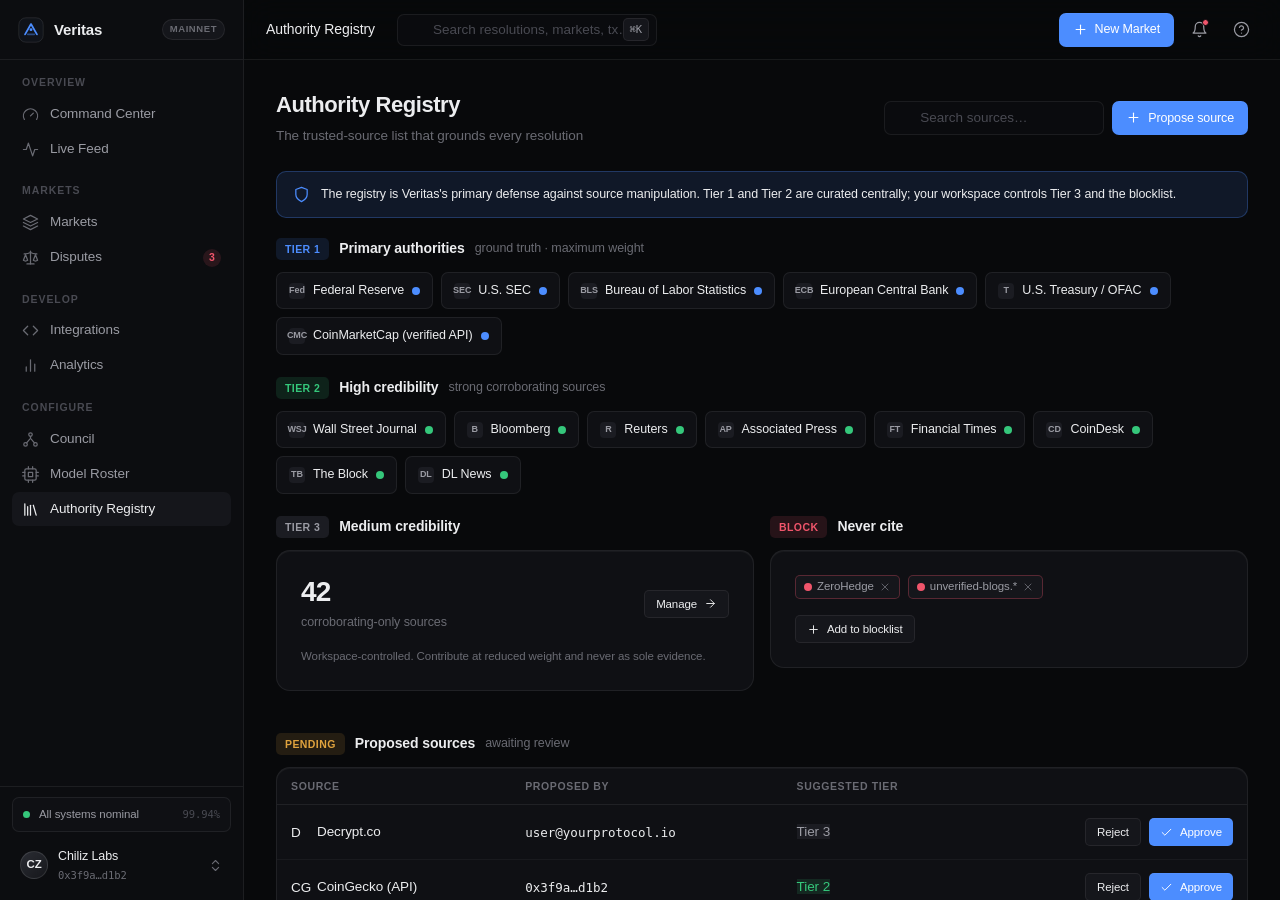
<file: settings-authority.html>
<!DOCTYPE html>
<html lang="en">
<head>
  <meta charset="UTF-8" />
  <meta name="viewport" content="width=device-width, initial-scale=1.0" />
  <title>Veritas · Authority Registry</title>
  <link rel="stylesheet" href="assets/css/theme.css" />
  <link rel="stylesheet" href="assets/css/components.css" />
  <link rel="stylesheet" href="assets/css/layout.css" />
  <link rel="stylesheet" href="assets/css/pages.css" />
</head>
<body data-page="authority" data-crumb="Authority Registry">
  <div class="page-inner" style="max-width:1040px">

    <div class="page-head">
      <div class="row-between">
        <div>
          <h1 class="page-title">Authority Registry</h1>
          <p class="page-sub">The trusted-source list that grounds every resolution</p>
        </div>
        <div class="row gap-2">
          <div class="topbar-search" style="width:220px"><div class="input-wrap"><i data-icon="search"></i><input class="input" style="height:34px" placeholder="Search sources…" /></div></div>
          <button class="btn btn-primary"><i data-icon="plus"></i>Propose source</button>
        </div>
      </div>
    </div>

    <div class="banner info mb-5"><i data-icon="shield"></i><div>The registry is Veritas's primary defense against source manipulation. Tier 1 and Tier 2 are curated centrally; your workspace controls Tier 3 and the blocklist.</div></div>

    <!-- Tier 1 -->
    <div class="src-tier">
      <div class="src-tier-head"><span class="tier-badge tier-1">TIER 1</span><span class="h3">Primary authorities</span><span class="t-3 fs-sm">ground truth · maximum weight</span></div>
      <div class="src-grid">
        <span class="src-chip"><span class="src-fav">Fed</span>Federal Reserve<span class="cred primary"><span class="cd"></span></span></span>
        <span class="src-chip"><span class="src-fav">SEC</span>U.S. SEC<span class="cred primary"><span class="cd"></span></span></span>
        <span class="src-chip"><span class="src-fav">BLS</span>Bureau of Labor Statistics<span class="cred primary"><span class="cd"></span></span></span>
        <span class="src-chip"><span class="src-fav">ECB</span>European Central Bank<span class="cred primary"><span class="cd"></span></span></span>
        <span class="src-chip"><span class="src-fav">T</span>U.S. Treasury / OFAC<span class="cred primary"><span class="cd"></span></span></span>
        <span class="src-chip"><span class="src-fav">CMC</span>CoinMarketCap (verified API)<span class="cred primary"><span class="cd"></span></span></span>
      </div>
    </div>

    <!-- Tier 2 -->
    <div class="src-tier">
      <div class="src-tier-head"><span class="tier-badge tier-2">TIER 2</span><span class="h3">High credibility</span><span class="t-3 fs-sm">strong corroborating sources</span></div>
      <div class="src-grid">
        <span class="src-chip"><span class="src-fav">WSJ</span>Wall Street Journal<span class="cred high"><span class="cd"></span></span></span>
        <span class="src-chip"><span class="src-fav">B</span>Bloomberg<span class="cred high"><span class="cd"></span></span></span>
        <span class="src-chip"><span class="src-fav">R</span>Reuters<span class="cred high"><span class="cd"></span></span></span>
        <span class="src-chip"><span class="src-fav">AP</span>Associated Press<span class="cred high"><span class="cd"></span></span></span>
        <span class="src-chip"><span class="src-fav">FT</span>Financial Times<span class="cred high"><span class="cd"></span></span></span>
        <span class="src-chip"><span class="src-fav">CD</span>CoinDesk<span class="cred high"><span class="cd"></span></span></span>
        <span class="src-chip"><span class="src-fav">TB</span>The Block<span class="cred high"><span class="cd"></span></span></span>
        <span class="src-chip"><span class="src-fav">DL</span>DL News<span class="cred high"><span class="cd"></span></span></span>
      </div>
    </div>

    <div class="grid grid-2">
      <!-- Tier 3 -->
      <div class="src-tier">
        <div class="src-tier-head"><span class="tier-badge tier-3">TIER 3</span><span class="h3">Medium credibility</span></div>
        <div class="card card-pad">
          <div class="row-between">
            <div><div class="display" style="font-size:28px">42</div><div class="fs-sm t-3 mt-1">corroborating-only sources</div></div>
            <button class="btn btn-secondary btn-sm">Manage<i data-icon="arrowright"></i></button>
          </div>
          <p class="fs-xs t-3 mt-4">Workspace-controlled. Contribute at reduced weight and never as sole evidence.</p>
        </div>
      </div>

      <!-- Blocklist -->
      <div class="src-tier">
        <div class="src-tier-head"><span class="tier-badge tier-block">BLOCK</span><span class="h3">Never cite</span></div>
        <div class="card card-pad">
          <div class="src-grid">
            <span class="tag" style="border-color:var(--no-line)"><span class="cred low"><span class="cd"></span></span>ZeroHedge<span class="tag-close"><i data-icon="x"></i></span></span>
            <span class="tag" style="border-color:var(--no-line)"><span class="cred low"><span class="cd"></span></span>unverified-blogs.*<span class="tag-close"><i data-icon="x"></i></span></span>
          </div>
          <button class="btn btn-secondary btn-sm mt-4"><i data-icon="plus"></i>Add to blocklist</button>
        </div>
      </div>
    </div>

    <!-- Proposed -->
    <div class="src-tier mt-5">
      <div class="src-tier-head"><span class="tier-badge" style="background:var(--amber-soft);color:var(--amber)">PENDING</span><span class="h3">Proposed sources</span><span class="t-3 fs-sm">awaiting review</span></div>
      <div class="card">
        <table class="table">
          <thead><tr><th>Source</th><th>Proposed by</th><th>Suggested tier</th><th></th></tr></thead>
          <tbody>
            <tr>
              <td><div class="row gap-2"><span class="src-fav" style="width:18px;height:18px">D</span>Decrypt.co</div></td>
              <td class="mono fs-sm t-3">user@yourprotocol.io</td>
              <td><span class="tier-badge tier-3">Tier 3</span></td>
              <td class="text-right"><div class="row gap-2" style="justify-content:flex-end"><button class="btn btn-secondary btn-sm">Reject</button><button class="btn btn-primary btn-sm"><i data-icon="check"></i>Approve</button></div></td>
            </tr>
            <tr>
              <td><div class="row gap-2"><span class="src-fav" style="width:18px;height:18px">CG</span>CoinGecko (API)</div></td>
              <td class="mono fs-sm t-3">0x3f9a…d1b2</td>
              <td><span class="tier-badge tier-2">Tier 2</span></td>
              <td class="text-right"><div class="row gap-2" style="justify-content:flex-end"><button class="btn btn-secondary btn-sm">Reject</button><button class="btn btn-primary btn-sm"><i data-icon="check"></i>Approve</button></div></td>
            </tr>
          </tbody>
        </table>
      </div>
    </div>
  </div>

  <script src="assets/js/icons.js"></script>
  <script src="assets/js/shell.js"></script>
  <script src="assets/js/app.js"></script>
</body>
</html>
</file>
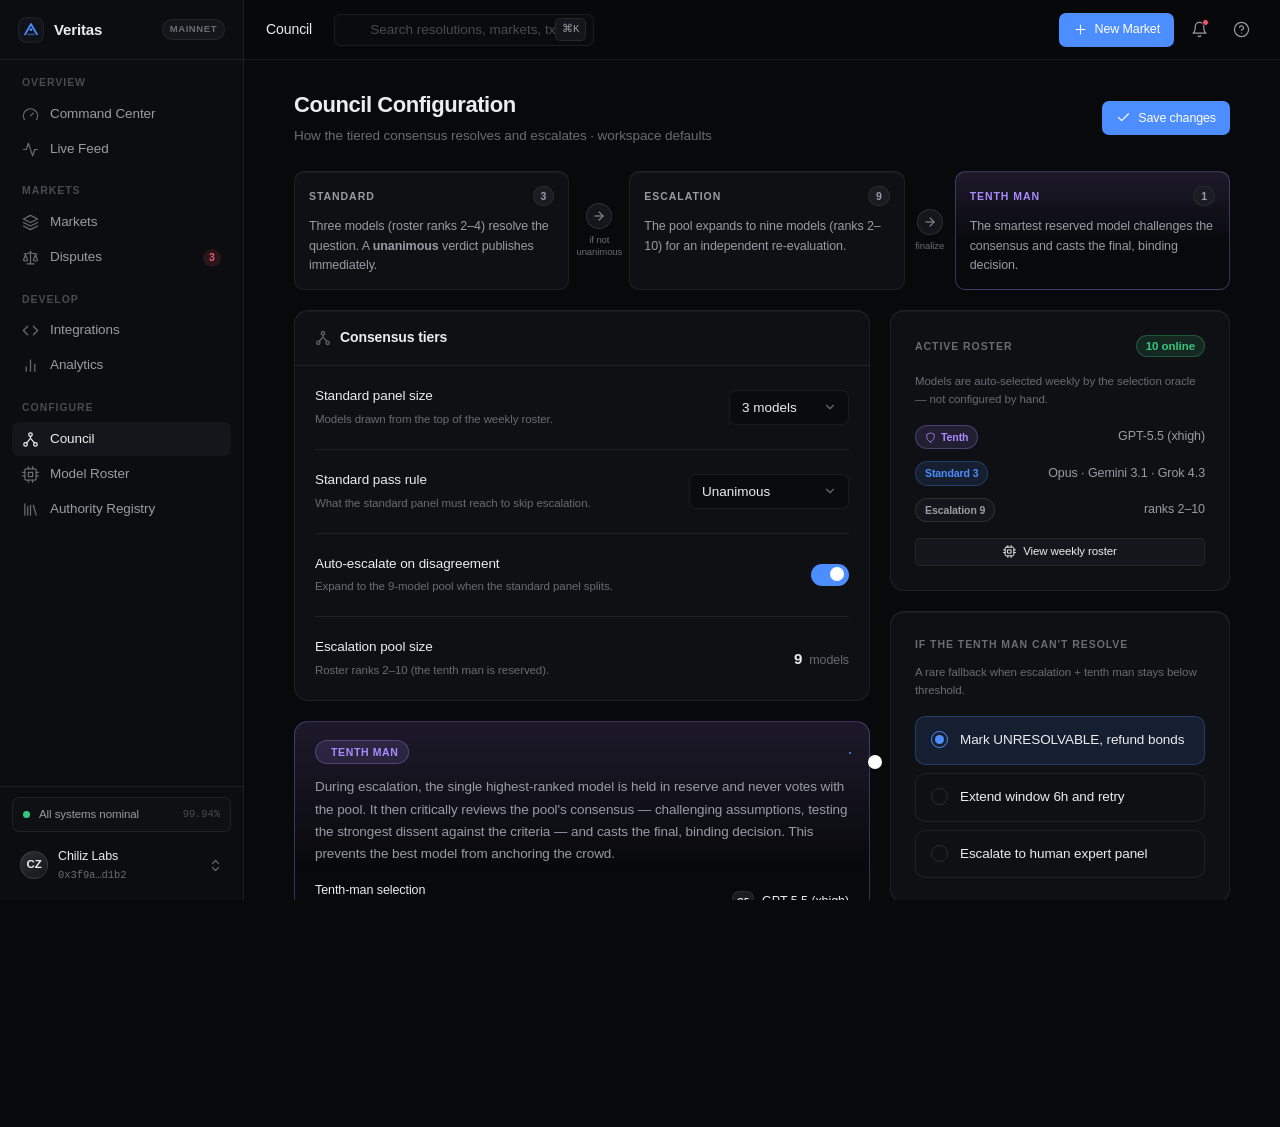
<file: settings-council.html>
<!DOCTYPE html>
<html lang="en">
<head>
  <meta charset="UTF-8" />
  <meta name="viewport" content="width=device-width, initial-scale=1.0" />
  <title>Veritas · Council Configuration</title>
  <link rel="stylesheet" href="assets/css/theme.css" />
  <link rel="stylesheet" href="assets/css/components.css" />
  <link rel="stylesheet" href="assets/css/layout.css" />
  <link rel="stylesheet" href="assets/css/pages.css" />
</head>
<body data-page="council" data-crumb="Council">
  <div class="page-inner" style="max-width:1000px">

    <div class="page-head">
      <div class="row-between">
        <div>
          <h1 class="page-title">Council Configuration</h1>
          <p class="page-sub">How the tiered consensus resolves and escalates · workspace defaults</p>
        </div>
        <button class="btn btn-primary"><i data-icon="check"></i>Save changes</button>
      </div>
    </div>

    <!-- Tier overview -->
    <div class="flow mb-5">
      <div class="flow-stage">
        <div class="fs-tier"><span class="eyebrow">Standard</span><span class="badge-n">3</span></div>
        <p class="fs-sm t-2">Three models (roster ranks 2–4) resolve the question. A <b class="t-1">unanimous</b> verdict publishes immediately.</p>
      </div>
      <div class="flow-conn"><span class="fc-arrow"><i data-icon="arrowright"></i></span><span class="fc-label">if not unanimous</span></div>
      <div class="flow-stage">
        <div class="fs-tier"><span class="eyebrow">Escalation</span><span class="badge-n">9</span></div>
        <p class="fs-sm t-2">The pool expands to nine models (ranks 2–10) for an independent re-evaluation.</p>
      </div>
      <div class="flow-conn"><span class="fc-arrow"><i data-icon="arrowright"></i></span><span class="fc-label">finalize</span></div>
      <div class="flow-stage tenth">
        <div class="fs-tier"><span class="eyebrow">Tenth Man</span><span class="badge-n">1</span></div>
        <p class="fs-sm t-2">The smartest reserved model challenges the consensus and casts the final, binding decision.</p>
      </div>
    </div>

    <div class="split">
      <div class="col gap-5">
        <!-- Tiers config -->
        <section class="card">
          <div class="card-head"><div class="h3"><i data-icon="network"></i>Consensus tiers</div></div>
          <div class="card-body col gap-5">
            <div class="row-between">
              <div><div class="fw-500">Standard panel size</div><div class="fs-xs t-3 mt-1">Models drawn from the top of the weekly roster.</div></div>
              <select class="select" style="width:120px"><option>3 models</option><option>5 models</option></select>
            </div>
            <div class="divider"></div>
            <div class="row-between">
              <div><div class="fw-500">Standard pass rule</div><div class="fs-xs t-3 mt-1">What the standard panel must reach to skip escalation.</div></div>
              <select class="select" style="width:160px"><option>Unanimous</option><option>Supermajority (≥80%)</option></select>
            </div>
            <div class="divider"></div>
            <div class="row-between">
              <div><div class="fw-500">Auto-escalate on disagreement</div><div class="fs-xs t-3 mt-1">Expand to the 9-model pool when the standard panel splits.</div></div>
              <label class="switch"><input type="checkbox" checked><span class="track"></span><span class="thumb"></span></label>
            </div>
            <div class="divider"></div>
            <div class="row-between">
              <div><div class="fw-500">Escalation pool size</div><div class="fs-xs t-3 mt-1">Roster ranks 2–10 (the tenth man is reserved).</div></div>
              <span class="metric-inline"><span class="mv">9</span><span class="t-3 fs-sm">models</span></span>
            </div>
          </div>
        </section>

        <!-- Tenth man -->
        <section class="tenthman">
          <div class="row gap-3 mb-3"><span class="tenthman-badge"><i data-icon="shield"></i>Tenth Man</span><span class="ml-auto"><label class="switch"><input type="checkbox" checked><span class="track"></span><span class="thumb"></span></label></span></div>
          <p class="context-prose mb-4">During escalation, the single highest-ranked model is held in reserve and never votes with the pool. It then critically reviews the pool's consensus — challenging assumptions, testing the strongest dissent against the criteria — and casts the final, binding decision. This prevents the best model from anchoring the crowd.</p>
          <div class="row-between">
            <div><div class="fw-500 fs-sm">Tenth-man selection</div><div class="fs-xs t-3 mt-1">Automatically the rank-1 model on the weekly roster.</div></div>
            <span class="row gap-2"><span class="model-avatar" style="width:22px;height:22px;font-size:9px">G5</span><span class="fw-500 fs-sm">GPT-5.5 (xhigh)</span></span>
          </div>
        </section>

        <!-- Threshold + anti-manip -->
        <section class="card">
          <div class="card-head"><div class="h3"><i data-icon="target"></i>Confidence &amp; integrity</div></div>
          <div class="card-body col gap-5">
            <div class="field">
              <div class="row-between"><label class="field-label">Default confidence threshold</label><span class="metric-inline"><span class="mv t-accent" id="thr">90%</span></span></div>
              <div class="slider"><input type="range" min="70" max="99" value="90" data-output="#thr" data-suffix="%" /></div>
              <label class="check mt-2"><input type="checkbox" checked><span class="box"><i data-icon="check"></i></span>Allow markets to override the default threshold</label>
            </div>
            <div class="divider"></div>
            <div class="row-between">
              <div><div class="fw-500">Adversarial source detection</div><div class="fs-xs t-3 mt-1">Flag sources first published within 2h of the resolution trigger.</div></div>
              <label class="switch"><input type="checkbox" checked><span class="track"></span><span class="thumb"></span></label>
            </div>
            <div class="field">
              <div class="row-between"><label class="field-label">Minimum source-independence score</label><span class="mv" id="ind">0.75</span></div>
              <div class="slider"><input type="range" min="50" max="95" value="75" data-output="#ind" data-suffix="" /></div>
            </div>
            <div class="field">
              <label class="field-label">Recency weighting</label>
              <select class="select" style="max-width:300px"><option>Content older than 72h weighted 0.7×</option><option>No recency penalty</option><option>Older than 24h weighted 0.5×</option></select>
            </div>
          </div>
        </section>
      </div>

      <!-- RIGHT -->
      <div class="col gap-5">
        <section class="card card-pad">
          <div class="row-between mb-4"><div class="eyebrow">Active roster</div><span class="pill pill-yes">10 online</span></div>
          <p class="fs-xs t-3 mb-4">Models are auto-selected weekly by the selection oracle — not configured by hand.</p>
          <div class="col gap-3">
            <div class="row-between"><span class="row gap-2"><span class="role-tag role-tenth"><i data-icon="shield"></i>Tenth</span></span><span class="fs-sm t-2">GPT-5.5 (xhigh)</span></div>
            <div class="row-between"><span class="role-tag role-standard">Standard 3</span><span class="fs-sm t-2">Opus · Gemini 3.1 · Grok 4.3</span></div>
            <div class="row-between"><span class="role-tag role-escalation">Escalation 9</span><span class="fs-sm t-2">ranks 2–10</span></div>
          </div>
          <a class="btn btn-secondary btn-block btn-sm mt-4" href="roster.html"><i data-icon="cpu"></i>View weekly roster</a>
        </section>

        <section class="card card-pad" data-basis-group>
          <div class="eyebrow mb-3">If the tenth man can't resolve</div>
          <p class="fs-xs t-3 mb-4">A rare fallback when escalation + tenth man stays below threshold.</p>
          <div class="basis-list">
            <div class="basis-opt sel"><span class="basis-radio"></span><span class="basis-text">Mark UNRESOLVABLE, refund bonds</span></div>
            <div class="basis-opt"><span class="basis-radio"></span><span class="basis-text">Extend window 6h and retry</span></div>
            <div class="basis-opt"><span class="basis-radio"></span><span class="basis-text">Escalate to human expert panel</span></div>
          </div>
        </section>

        <div class="banner info"><i data-icon="info"></i><div class="fs-xs">Prompts and orchestration are managed by Veritas and not user-editable — this keeps every resolution comparable across markets and weeks.</div></div>
      </div>
    </div>
  </div>

  <script src="assets/js/icons.js"></script>
  <script src="assets/js/shell.js"></script>
  <script src="assets/js/app.js"></script>
</body>
</html>
</file>
<file: assets/css/theme.css>
/* ============================================================
   VERITAS — Design Tokens & Base Theme
   A precision instrument for on-chain truth.
   Near-monochrome dark UI · cool-blue accent · semantic verdicts
   ============================================================ */

:root {
  /* ---- Surface / Background ---------------------------------- */
  --bg:            #08090B;   /* app canvas — rich near-black */
  --bg-raised:     #0C0D10;   /* sidebar / topbar */
  --surface-1:     #0F1014;   /* base card */
  --surface-2:     #15161B;   /* hover / nested card */
  --surface-3:     #1B1C22;   /* elevated (dropdown, popover) */
  --surface-inset: #0A0B0E;   /* wells, code blocks, inputs */

  /* ---- Hairlines / Borders ----------------------------------- */
  --border:        rgba(255,255,255,0.07);
  --border-strong: rgba(255,255,255,0.11);
  --border-faint:  rgba(255,255,255,0.045);

  /* ---- Text -------------------------------------------------- */
  --text-1: #ECEDEF;   /* primary */
  --text-2: #9A9BA3;   /* secondary */
  --text-3: #6A6B73;   /* tertiary / muted */
  --text-4: #494A52;   /* faint / disabled */

  /* ---- Brand accent (interactive only) ----------------------- */
  --accent:        #4C8DFF;
  --accent-hover:  #6AA0FF;
  --accent-press:  #3C7AE8;
  --accent-soft:   rgba(76,141,255,0.12);
  --accent-line:   rgba(76,141,255,0.28);
  --accent-glow:   rgba(76,141,255,0.45);

  /* ---- Semantic — verdicts & status -------------------------- */
  --yes:        #35C77B;   /* affirmative verdict */
  --yes-soft:   rgba(53,199,123,0.13);
  --yes-line:   rgba(53,199,123,0.30);

  --no:         #F0556B;   /* negative verdict */
  --no-soft:    rgba(240,85,107,0.13);
  --no-line:    rgba(240,85,107,0.30);

  --amber:      #E0A33E;   /* pending / caution */
  --amber-soft: rgba(224,163,62,0.13);
  --amber-line: rgba(224,163,62,0.30);

  --neutral:      #7E8089; /* invalid / unresolvable */
  --neutral-soft: rgba(126,128,137,0.13);

  --violet:      #A98BFF;  /* disputes / re-eval */
  --violet-soft: rgba(169,139,255,0.13);
  --violet-line: rgba(169,139,255,0.30);

  /* ---- Typography -------------------------------------------- */
  --font-sans: -apple-system, BlinkMacSystemFont, "SF Pro Display",
               "SF Pro Text", "Inter", "Helvetica Neue", Arial, sans-serif;
  --font-mono: "SF Mono", "JetBrains Mono", "Roboto Mono", ui-monospace,
               Menlo, Consolas, monospace;

  --fs-display: 34px;
  --fs-h1:      22px;
  --fs-h2:      16px;
  --fs-h3:      14px;
  --fs-body:    13.5px;
  --fs-sm:      12.5px;
  --fs-xs:      11.5px;
  --fs-micro:   10.5px;

  --lh-tight: 1.2;
  --lh-snug:  1.4;
  --lh-body:  1.55;

  /* ---- Spacing (4px grid) ------------------------------------ */
  --s-1: 4px;   --s-2: 8px;   --s-3: 12px;  --s-4: 16px;
  --s-5: 20px;  --s-6: 24px;  --s-7: 32px;  --s-8: 40px;
  --s-9: 48px;  --s-10: 64px;

  /* ---- Radii ------------------------------------------------- */
  --r-xs: 5px;
  --r-sm: 7px;
  --r-md: 10px;
  --r-lg: 14px;
  --r-xl: 18px;
  --r-pill: 999px;

  /* ---- Elevation --------------------------------------------- */
  --shadow-sm:  0 1px 2px rgba(0,0,0,0.40);
  --shadow-md:  0 6px 20px rgba(0,0,0,0.45);
  --shadow-lg:  0 18px 48px rgba(0,0,0,0.55);
  --hairline-top: inset 0 1px 0 rgba(255,255,255,0.04);

  /* ---- Layout metrics ---------------------------------------- */
  --sidebar-w: 244px;
  --topbar-h:  60px;
  --page-max:  1320px;

  /* ---- Motion ------------------------------------------------ */
  --ease: cubic-bezier(0.32, 0.72, 0, 1);
  --ease-out: cubic-bezier(0.16, 1, 0.3, 1);
  --t-fast: 120ms;
  --t-mid:  200ms;
  --t-slow: 320ms;
}

/* ============================================================
   Reset
   ============================================================ */
*, *::before, *::after { box-sizing: border-box; }
* { margin: 0; padding: 0; }

html { -webkit-text-size-adjust: 100%; text-size-adjust: 100%; }

body {
  font-family: var(--font-sans);
  font-size: var(--fs-body);
  line-height: var(--lh-body);
  color: var(--text-1);
  background: var(--bg);
  -webkit-font-smoothing: antialiased;
  -moz-osx-font-smoothing: grayscale;
  font-feature-settings: "cv01", "cv03", "ss01", "tnum";
  letter-spacing: -0.006em;
  text-rendering: optimizeLegibility;
  overflow: hidden; /* shell manages its own scroll regions */
}

button, input, select, textarea {
  font-family: inherit;
  font-size: inherit;
  color: inherit;
  background: none;
  border: none;
  outline: none;
}
button { cursor: pointer; }

a { color: inherit; text-decoration: none; }

svg { display: block; }

ul, ol { list-style: none; }

::selection { background: var(--accent-soft); color: #fff; }

/* ---- Scrollbars (thin, unobtrusive) ------------------------- */
* { scrollbar-width: thin; scrollbar-color: rgba(255,255,255,0.12) transparent; }
*::-webkit-scrollbar { width: 9px; height: 9px; }
*::-webkit-scrollbar-track { background: transparent; }
*::-webkit-scrollbar-thumb {
  background: rgba(255,255,255,0.10);
  border-radius: 999px;
  border: 2px solid transparent;
  background-clip: padding-box;
}
*::-webkit-scrollbar-thumb:hover { background: rgba(255,255,255,0.18); background-clip: padding-box; }

/* ============================================================
   Typography helpers
   ============================================================ */
.display {
  font-size: var(--fs-display);
  font-weight: 600;
  line-height: var(--lh-tight);
  letter-spacing: -0.025em;
  font-variant-numeric: tabular-nums;
}
.h1 { font-size: var(--fs-h1); font-weight: 600; letter-spacing: -0.02em; line-height: var(--lh-tight); }
.h2 { font-size: var(--fs-h2); font-weight: 600; letter-spacing: -0.012em; }
.h3 { font-size: var(--fs-h3); font-weight: 600; letter-spacing: -0.008em; }

.eyebrow {
  font-size: var(--fs-micro);
  font-weight: 600;
  letter-spacing: 0.09em;
  text-transform: uppercase;
  color: var(--text-3);
}

.mono { font-family: var(--font-mono); letter-spacing: 0; font-feature-settings: "tnum"; }
.tnum { font-variant-numeric: tabular-nums; }

.t-2 { color: var(--text-2); }
.t-3 { color: var(--text-3); }
.t-yes { color: var(--yes); }
.t-no { color: var(--no); }
.t-amber { color: var(--amber); }
.t-accent { color: var(--accent); }
.t-violet { color: var(--violet); }

.fw-500 { font-weight: 500; }
.fw-600 { font-weight: 600; }
.fw-680 { font-weight: 680; }

.fs-micro { font-size: var(--fs-micro); }
.fs-xs { font-size: var(--fs-xs); }
.fs-sm { font-size: var(--fs-sm); }
.fs-body { font-size: var(--fs-body); }
.fs-h3 { font-size: var(--fs-h3); }
.fs-h2 { font-size: var(--fs-h2); }
.lh-snug { line-height: var(--lh-snug); }
.truncate { white-space: nowrap; overflow: hidden; text-overflow: ellipsis; min-width: 0; }
.mt-1 { margin-top: var(--s-1); } .mt-2 { margin-top: var(--s-2); } .mt-3 { margin-top: var(--s-3); }
.mt-4 { margin-top: var(--s-4); } .mt-5 { margin-top: var(--s-5); } .mt-6 { margin-top: var(--s-6); }
.mb-2 { margin-bottom: var(--s-2); } .mb-3 { margin-bottom: var(--s-3); } .mb-4 { margin-bottom: var(--s-4); }
.mb-5 { margin-bottom: var(--s-5); } .mb-6 { margin-bottom: var(--s-6); }
.pad-5 { padding: var(--s-5); } .pad-6 { padding: var(--s-6); }

/* Utility */
.row { display: flex; align-items: center; }
.row-between { display: flex; align-items: center; justify-content: space-between; }
.col { display: flex; flex-direction: column; }
.gap-1 { gap: var(--s-1); } .gap-2 { gap: var(--s-2); } .gap-3 { gap: var(--s-3); }
.gap-4 { gap: var(--s-4); } .gap-5 { gap: var(--s-5); } .gap-6 { gap: var(--s-6); }
.wrap { flex-wrap: wrap; }
.grow { flex: 1; }
.center { align-items: center; }
.ml-auto { margin-left: auto; }
.hidden { display: none !important; }
.nowrap { white-space: nowrap; }
.text-right { text-align: right; }
</file>
<file: assets/css/components.css>
/* ============================================================
   VERITAS — Component Library
   ============================================================ */

/* ---- Keyframes ---------------------------------------------- */
@keyframes pulse-ring {
  0%   { box-shadow: 0 0 0 0 var(--_glow); }
  70%  { box-shadow: 0 0 0 5px transparent; }
  100% { box-shadow: 0 0 0 0 transparent; }
}
@keyframes spin { to { transform: rotate(360deg); } }
@keyframes shimmer {
  0% { background-position: -120% 0; }
  100% { background-position: 220% 0; }
}
@keyframes slide-in {
  from { opacity: 0; transform: translateY(-6px); }
  to   { opacity: 1; transform: translateY(0); }
}
@keyframes breathe {
  0%,100% { opacity: 0.55; }
  50%     { opacity: 1; }
}

/* ============================================================
   Buttons
   ============================================================ */
.btn {
  display: inline-flex; align-items: center; justify-content: center;
  gap: 7px;
  height: 34px;
  padding: 0 14px;
  border-radius: var(--r-sm);
  font-size: var(--fs-sm);
  font-weight: 500;
  letter-spacing: -0.01em;
  white-space: nowrap;
  transition: background var(--t-fast) var(--ease),
              border-color var(--t-fast) var(--ease),
              color var(--t-fast) var(--ease),
              transform var(--t-fast) var(--ease);
  user-select: none;
}
.btn:active { transform: translateY(0.5px); }
.btn svg { width: 15px; height: 15px; }

.btn-primary {
  background: var(--accent);
  color: #fff;
  box-shadow: var(--hairline-top);
}
.btn-primary:hover { background: var(--accent-hover); }
.btn-primary:active { background: var(--accent-press); }

.btn-secondary {
  background: var(--surface-2);
  color: var(--text-1);
  border: 1px solid var(--border);
}
.btn-secondary:hover { background: var(--surface-3); border-color: var(--border-strong); }

.btn-ghost { background: transparent; color: var(--text-2); }
.btn-ghost:hover { background: var(--surface-2); color: var(--text-1); }

.btn-danger {
  background: transparent; color: var(--no);
  border: 1px solid var(--no-line);
}
.btn-danger:hover { background: var(--no-soft); }

.btn-sm { height: 28px; padding: 0 11px; font-size: var(--fs-xs); border-radius: var(--r-xs); }
.btn-sm svg { width: 13px; height: 13px; }
.btn-lg { height: 40px; padding: 0 18px; font-size: var(--fs-h3); }

.btn-icon {
  width: 34px; height: 34px; padding: 0;
  border-radius: var(--r-sm);
  color: var(--text-2);
  display: inline-flex; align-items: center; justify-content: center;
  transition: background var(--t-fast), color var(--t-fast);
}
.btn-icon:hover { background: var(--surface-2); color: var(--text-1); }
.btn-icon svg { width: 17px; height: 17px; }
.btn-icon.sm { width: 28px; height: 28px; }
.btn-icon.sm svg { width: 15px; height: 15px; }

.btn-block { width: 100%; }
.btn[disabled], .btn.is-disabled { opacity: 0.4; pointer-events: none; }

/* ============================================================
   Cards & Panels
   ============================================================ */
.card {
  background: var(--surface-1);
  border: 1px solid var(--border);
  border-radius: var(--r-lg);
  box-shadow: var(--hairline-top);
}
.card-pad { padding: var(--s-6); }
.card-head {
  display: flex; align-items: center; justify-content: space-between;
  padding: var(--s-4) var(--s-5);
  border-bottom: 1px solid var(--border);
  min-height: 52px;
}
.card-head .h3 { display: flex; align-items: center; gap: 9px; }
.card-head .h3 svg { width: 16px; height: 16px; color: var(--text-3); }
.card-body { padding: var(--s-5); }
.card-foot {
  padding: var(--s-3) var(--s-5);
  border-top: 1px solid var(--border);
  display: flex; align-items: center; justify-content: space-between;
}

.well {
  background: var(--surface-inset);
  border: 1px solid var(--border-faint);
  border-radius: var(--r-md);
}

.divider { height: 1px; background: var(--border); border: 0; }
.divider-v { width: 1px; align-self: stretch; background: var(--border); }

/* ============================================================
   Badges / Pills / Tags
   ============================================================ */
.pill {
  display: inline-flex; align-items: center; gap: 5px;
  height: 22px; padding: 0 9px;
  border-radius: var(--r-pill);
  font-size: var(--fs-xs); font-weight: 600;
  letter-spacing: -0.005em;
  border: 1px solid transparent;
  white-space: nowrap;
}
.pill svg { width: 12px; height: 12px; }
.pill-yes     { background: var(--yes-soft);     color: var(--yes);     border-color: var(--yes-line); }
.pill-no      { background: var(--no-soft);      color: var(--no);      border-color: var(--no-line); }
.pill-amber   { background: var(--amber-soft);   color: var(--amber);   border-color: var(--amber-line); }
.pill-accent  { background: var(--accent-soft);  color: var(--accent);  border-color: var(--accent-line); }
.pill-violet  { background: var(--violet-soft);  color: var(--violet);  border-color: var(--violet-line); }
.pill-neutral { background: var(--neutral-soft); color: var(--text-2);  border-color: var(--border-strong); }

.tag {
  display: inline-flex; align-items: center; gap: 5px;
  height: 24px; padding: 0 8px;
  border-radius: var(--r-xs);
  background: var(--surface-2);
  border: 1px solid var(--border);
  font-size: var(--fs-xs); color: var(--text-2);
}
.tag-close { color: var(--text-3); display: inline-flex; cursor: pointer; }
.tag-close:hover { color: var(--text-1); }
.tag-close svg { width: 12px; height: 12px; }

.kbd {
  font-family: var(--font-mono); font-size: var(--fs-micro);
  background: var(--surface-2); border: 1px solid var(--border);
  border-radius: 5px; padding: 2px 6px; color: var(--text-2);
}

/* ============================================================
   Status dots
   ============================================================ */
.dot {
  width: 7px; height: 7px; border-radius: 50%;
  display: inline-block; flex: none;
  background: var(--neutral);
}
.dot-yes    { background: var(--yes); }
.dot-no     { background: var(--no); }
.dot-amber  { background: var(--amber); }
.dot-accent { background: var(--accent); }
.dot-violet { background: var(--violet); }
.dot-live {
  position: relative;
  animation: breathe 2.4s var(--ease) infinite;
}
.dot-live::after {
  content: ""; position: absolute; inset: -1px; border-radius: 50%;
  --_glow: var(--accent-glow);
  animation: pulse-ring 2.4s var(--ease) infinite;
}
.dot-live.dot-yes::after   { --_glow: var(--yes-line); }
.dot-live.dot-amber::after { --_glow: var(--amber-line); }

/* ============================================================
   Inputs — clean, no decorative accents
   ============================================================ */
.field { display: flex; flex-direction: column; gap: 7px; }
.field-label {
  font-size: var(--fs-sm); font-weight: 500; color: var(--text-2);
  display: flex; align-items: center; gap: 6px;
}
.field-hint { font-size: var(--fs-xs); color: var(--text-3); line-height: 1.45; }

.input, .textarea, .select {
  width: 100%;
  background: var(--surface-inset);
  border: 1px solid var(--border);
  border-radius: var(--r-sm);
  padding: 9px 12px;
  font-size: var(--fs-body);
  color: var(--text-1);
  transition: border-color var(--t-fast), box-shadow var(--t-fast), background var(--t-fast);
}
.input::placeholder, .textarea::placeholder { color: var(--text-4); }
.input:hover, .textarea:hover, .select:hover { border-color: var(--border-strong); }
.input:focus, .textarea:focus, .select:focus {
  border-color: var(--accent-line);
  box-shadow: 0 0 0 3px var(--accent-soft);
  background: var(--surface-1);
}
.textarea { resize: vertical; min-height: 88px; line-height: var(--lh-body); font-family: inherit; }

.input-wrap { position: relative; display: flex; align-items: center; }
.input-wrap > svg {
  position: absolute; left: 11px; width: 16px; height: 16px;
  color: var(--text-3); pointer-events: none;
}
.input-wrap .input { padding-left: 35px; }

.select {
  appearance: none; -webkit-appearance: none;
  background-image: url("data:image/svg+xml,%3Csvg xmlns='http://www.w3.org/2000/svg' width='14' height='14' viewBox='0 0 24 24' fill='none' stroke='%236A6B73' stroke-width='2' stroke-linecap='round' stroke-linejoin='round'%3E%3Cpolyline points='6 9 12 15 18 9'/%3E%3C/svg%3E");
  background-repeat: no-repeat;
  background-position: right 11px center;
  padding-right: 34px;
  cursor: pointer;
}

/* Toggle switch */
.switch { position: relative; width: 38px; height: 22px; flex: none; cursor: pointer; }
.switch input { position: absolute; opacity: 0; width: 0; height: 0; }
.switch .track {
  position: absolute; inset: 0;
  background: var(--surface-3); border: 1px solid var(--border-strong);
  border-radius: var(--r-pill);
  transition: background var(--t-mid) var(--ease), border-color var(--t-mid);
}
.switch .thumb {
  position: absolute; top: 3px; left: 3px; width: 14px; height: 14px;
  background: var(--text-2); border-radius: 50%;
  transition: transform var(--t-mid) var(--ease-out), background var(--t-mid);
}
.switch input:checked ~ .track { background: var(--accent); border-color: transparent; }
.switch input:checked ~ .thumb { transform: translateX(16px); background: #fff; }

/* Slider */
.slider { position: relative; height: 28px; display: flex; align-items: center; }
.slider input[type=range] {
  -webkit-appearance: none; appearance: none;
  width: 100%; height: 4px; border-radius: 999px;
  background: var(--surface-3);
  cursor: pointer;
}
.slider input[type=range]::-webkit-slider-thumb {
  -webkit-appearance: none; appearance: none;
  width: 16px; height: 16px; border-radius: 50%;
  background: #fff; border: 1px solid rgba(0,0,0,0.3);
  box-shadow: 0 1px 4px rgba(0,0,0,0.5);
  transition: transform var(--t-fast);
}
.slider input[type=range]::-webkit-slider-thumb:hover { transform: scale(1.12); }

/* Segmented control */
.segmented {
  display: inline-flex; padding: 3px;
  background: var(--surface-inset);
  border: 1px solid var(--border);
  border-radius: var(--r-sm); gap: 2px;
}
.segmented button {
  height: 28px; padding: 0 13px;
  border-radius: var(--r-xs);
  font-size: var(--fs-sm); font-weight: 500; color: var(--text-3);
  transition: background var(--t-fast), color var(--t-fast);
  display: inline-flex; align-items: center; gap: 6px;
}
.segmented button svg { width: 14px; height: 14px; }
.segmented button:hover { color: var(--text-1); }
.segmented button.active { background: var(--surface-3); color: var(--text-1); box-shadow: var(--shadow-sm); }

/* Checkbox (custom) */
.check { display: inline-flex; align-items: center; gap: 9px; cursor: pointer; user-select: none; font-size: var(--fs-body); }
.check input { position: absolute; opacity: 0; }
.check .box {
  width: 17px; height: 17px; border-radius: 5px; flex: none;
  border: 1px solid var(--border-strong); background: var(--surface-inset);
  display: inline-flex; align-items: center; justify-content: center;
  transition: background var(--t-fast), border-color var(--t-fast);
}
.check .box svg { width: 12px; height: 12px; color: #fff; opacity: 0; transform: scale(0.6); transition: all var(--t-fast); }
.check input:checked ~ .box { background: var(--accent); border-color: var(--accent); }
.check input:checked ~ .box svg { opacity: 1; transform: scale(1); }

/* ============================================================
   Tabs (underline)
   ============================================================ */
.tabs {
  display: flex; align-items: center; gap: 2px;
  border-bottom: 1px solid var(--border);
}
.tab {
  position: relative;
  padding: 12px 14px;
  font-size: var(--fs-h3); font-weight: 500;
  color: var(--text-3);
  transition: color var(--t-fast);
  display: inline-flex; align-items: center; gap: 7px;
  white-space: nowrap;
}
.tab svg { width: 15px; height: 15px; }
.tab:hover { color: var(--text-1); }
.tab.active { color: var(--text-1); }
.tab.active::after {
  content: ""; position: absolute; left: 10px; right: 10px; bottom: -1px; height: 2px;
  background: var(--text-1); border-radius: 2px;
}
.tab .count {
  font-size: var(--fs-micro); font-weight: 600;
  background: var(--surface-2); color: var(--text-3);
  padding: 1px 6px; border-radius: var(--r-pill);
}

/* ============================================================
   Tables
   ============================================================ */
.table { width: 100%; border-collapse: collapse; font-size: var(--fs-body); }
.table thead th {
  text-align: left; padding: 10px 14px;
  font-size: var(--fs-micro); font-weight: 600; letter-spacing: 0.06em;
  text-transform: uppercase; color: var(--text-3);
  border-bottom: 1px solid var(--border);
  white-space: nowrap;
}
.table tbody td {
  padding: 13px 14px;
  border-bottom: 1px solid var(--border-faint);
  color: var(--text-1); vertical-align: middle;
}
.table tbody tr { transition: background var(--t-fast); }
.table tbody tr:hover { background: var(--surface-2); }
.table tbody tr:last-child td { border-bottom: none; }
.table .num { font-variant-numeric: tabular-nums; text-align: right; }
.table-clickable tbody tr { cursor: pointer; }

/* ============================================================
   Confidence bar (signature)
   ============================================================ */
.conf { display: flex; flex-direction: column; gap: 6px; }
.conf-track {
  position: relative; height: 6px; border-radius: 999px;
  background: var(--surface-3); overflow: visible;
}
.conf-fill {
  position: absolute; top: 0; left: 0; bottom: 0;
  border-radius: 999px; background: var(--accent);
  transition: width var(--t-slow) var(--ease-out);
}
.conf-fill.yes { background: linear-gradient(90deg, var(--yes), #4FD68F); }
.conf-fill.no  { background: linear-gradient(90deg, var(--no), #F5707F); }
.conf-fill.amber { background: var(--amber); }
.conf-threshold {
  position: absolute; top: -3px; bottom: -3px; width: 2px;
  background: var(--text-2); border-radius: 2px; opacity: 0.7;
}
.conf-threshold::after {
  content: attr(data-label); position: absolute; top: -16px; left: 50%;
  transform: translateX(-50%);
  font-size: 9px; color: var(--text-3); white-space: nowrap;
  font-variant-numeric: tabular-nums;
}
.conf-meta { display: flex; align-items: center; justify-content: space-between; font-size: var(--fs-xs); }

/* ============================================================
   Pipeline timeline (signature)
   ============================================================ */
.timeline { position: relative; padding-left: 0; }
.tl-item { position: relative; display: flex; gap: 16px; padding-bottom: 22px; }
.tl-item:last-child { padding-bottom: 0; }
.tl-rail { position: relative; flex: none; width: 24px; display: flex; justify-content: center; }
.tl-rail::before {
  content: ""; position: absolute; top: 24px; bottom: -22px; width: 1.5px;
  background: var(--border-strong); left: 50%; transform: translateX(-50%);
}
.tl-item:last-child .tl-rail::before { display: none; }
.tl-node {
  width: 24px; height: 24px; border-radius: 50%; flex: none;
  display: flex; align-items: center; justify-content: center;
  background: var(--surface-2); border: 1.5px solid var(--border-strong);
  color: var(--text-3); z-index: 1;
}
.tl-node svg { width: 13px; height: 13px; }
.tl-node.done { background: var(--accent-soft); border-color: var(--accent-line); color: var(--accent); }
.tl-node.done.ok { background: var(--yes-soft); border-color: var(--yes-line); color: var(--yes); }
.tl-node.active {
  background: var(--accent); border-color: var(--accent); color: #fff;
  --_glow: var(--accent-glow);
  animation: pulse-ring 2s var(--ease) infinite;
}
.tl-node.active svg { animation: spin 1.4s linear infinite; }
.tl-content { flex: 1; padding-top: 1px; min-width: 0; }
.tl-head { display: flex; align-items: baseline; justify-content: space-between; gap: 12px; }
.tl-title { font-size: var(--fs-h3); font-weight: 600; color: var(--text-1); }
.tl-time { font-size: var(--fs-xs); color: var(--text-3); font-family: var(--font-mono); white-space: nowrap; }
.tl-stamp { font-size: var(--fs-xs); color: var(--text-3); font-family: var(--font-mono); width: 64px; flex: none; padding-top: 4px; text-align: right; }
.tl-body { font-size: var(--fs-sm); color: var(--text-2); margin-top: 4px; line-height: var(--lh-body); }
.tl-body strong { color: var(--text-1); font-weight: 600; }

/* ============================================================
   Council model card
   ============================================================ */
.council-grid { display: grid; gap: 10px; }
.model-card {
  background: var(--surface-1); border: 1px solid var(--border);
  border-radius: var(--r-md); padding: 14px 16px;
  transition: border-color var(--t-fast), background var(--t-fast);
}
.model-card:hover { border-color: var(--border-strong); }
.model-card.outlier { border-color: var(--amber-line); background: linear-gradient(180deg, var(--amber-soft), transparent 60%); }
.model-head { display: flex; align-items: center; gap: 10px; margin-bottom: 8px; }
.model-avatar {
  width: 26px; height: 26px; border-radius: 7px; flex: none;
  display: flex; align-items: center; justify-content: center;
  font-size: 11px; font-weight: 700; color: var(--text-1);
  background: var(--surface-3); border: 1px solid var(--border);
}
.model-name { font-size: var(--fs-h3); font-weight: 600; }
.model-maker { font-size: var(--fs-xs); color: var(--text-3); }
.model-quote { font-size: var(--fs-sm); color: var(--text-2); line-height: var(--lh-body); }
.model-quote .src { color: var(--accent); cursor: pointer; }

/* ============================================================
   Key-value list
   ============================================================ */
.kv { display: grid; grid-template-columns: 150px 1fr; gap: 10px 16px; font-size: var(--fs-body); }
.kv dt { color: var(--text-3); }
.kv dd { color: var(--text-1); }

.stat { display: flex; flex-direction: column; gap: 5px; }
.stat-label { font-size: var(--fs-xs); color: var(--text-3); font-weight: 500; }
.stat-value { font-size: 26px; font-weight: 600; letter-spacing: -0.025em; font-variant-numeric: tabular-nums; }
.stat-delta { font-size: var(--fs-xs); display: inline-flex; align-items: center; gap: 3px; }
.stat-delta svg { width: 12px; height: 12px; }
.stat-delta.up { color: var(--yes); }
.stat-delta.down { color: var(--no); }
.stat-delta.flat { color: var(--text-3); }

/* ============================================================
   Code block
   ============================================================ */
.code {
  background: var(--surface-inset); border: 1px solid var(--border);
  border-radius: var(--r-md); padding: 14px 16px;
  font-family: var(--font-mono); font-size: var(--fs-sm);
  color: var(--text-2); line-height: 1.7; overflow-x: auto;
  white-space: pre;
}
.code .k { color: var(--violet); }
.code .s { color: var(--yes); }
.code .c { color: var(--text-4); }
.code .n { color: var(--amber); }
.code .f { color: var(--accent); }

.code-head {
  display: flex; align-items: center; justify-content: space-between;
  padding: 8px 14px; background: var(--surface-2);
  border: 1px solid var(--border); border-bottom: none;
  border-radius: var(--r-md) var(--r-md) 0 0;
  font-size: var(--fs-xs); color: var(--text-3);
}
.code-head + .code { border-radius: 0 0 var(--r-md) var(--r-md); }

/* ============================================================
   Dropdown / popover
   ============================================================ */
.menu {
  position: absolute; z-index: 60; min-width: 200px;
  background: var(--surface-3); border: 1px solid var(--border-strong);
  border-radius: var(--r-md); box-shadow: var(--shadow-lg);
  padding: 6px; animation: slide-in var(--t-fast) var(--ease-out);
}
.menu-item {
  display: flex; align-items: center; gap: 10px;
  padding: 8px 10px; border-radius: var(--r-xs);
  font-size: var(--fs-body); color: var(--text-2);
  cursor: pointer; transition: background var(--t-fast), color var(--t-fast);
}
.menu-item svg { width: 15px; height: 15px; }
.menu-item:hover { background: var(--surface-2); color: var(--text-1); }
.menu-sep { height: 1px; background: var(--border); margin: 5px 0; }
.menu-label { font-size: var(--fs-micro); color: var(--text-4); text-transform: uppercase; letter-spacing: 0.08em; padding: 6px 10px 4px; font-weight: 600; }

/* ============================================================
   Tooltip
   ============================================================ */
.tip { position: relative; display: inline-flex; }
.tip[data-tip]::after {
  content: attr(data-tip); position: absolute; bottom: calc(100% + 7px); left: 50%;
  transform: translateX(-50%) translateY(3px);
  background: var(--surface-3); border: 1px solid var(--border-strong);
  color: var(--text-1); font-size: var(--fs-xs); font-weight: 500;
  padding: 5px 9px; border-radius: var(--r-xs); white-space: nowrap;
  box-shadow: var(--shadow-md); opacity: 0; pointer-events: none;
  transition: opacity var(--t-fast), transform var(--t-fast); z-index: 80;
}
.tip:hover::after { opacity: 1; transform: translateX(-50%) translateY(0); }

/* ============================================================
   Empty / meter / misc
   ============================================================ */
.meter { height: 6px; border-radius: 999px; background: var(--surface-3); overflow: hidden; }
.meter > span { display: block; height: 100%; border-radius: 999px; background: var(--accent); }

.progress-shimmer {
  background: linear-gradient(90deg, var(--surface-3) 25%, var(--surface-2) 37%, var(--surface-3) 63%);
  background-size: 220% 100%; animation: shimmer 1.6s linear infinite;
}

.avatar {
  width: 28px; height: 28px; border-radius: 50%;
  display: flex; align-items: center; justify-content: center;
  font-size: var(--fs-xs); font-weight: 600; color: var(--text-1);
  background: linear-gradient(140deg, #2a2c33, #16171b);
  border: 1px solid var(--border-strong); flex: none;
}

.scrim { position: fixed; inset: 0; background: rgba(0,0,0,0.5); z-index: 50; backdrop-filter: blur(2px); }
</file>
<file: assets/css/layout.css>
/* ============================================================
   VERITAS — App Shell Layout
   ============================================================ */

.app-shell {
  display: grid;
  grid-template-columns: var(--sidebar-w) 1fr;
  height: 100vh;
  width: 100vw;
  overflow: hidden;
}

/* ============================================================
   Sidebar
   ============================================================ */
.sidebar {
  background: var(--bg-raised);
  border-right: 1px solid var(--border);
  display: flex; flex-direction: column;
  height: 100vh; overflow: hidden;
}

.brand {
  display: flex; align-items: center; gap: 10px;
  padding: 0 18px; height: var(--topbar-h);
  border-bottom: 1px solid var(--border); flex: none;
}
.brand-mark { width: 26px; height: 26px; flex: none; }
.brand-name {
  font-size: 15px; font-weight: 600; letter-spacing: -0.01em; color: var(--text-1);
}
.brand-env {
  margin-left: auto;
  font-size: 9.5px; font-weight: 600; letter-spacing: 0.06em; text-transform: uppercase;
  color: var(--text-3); background: var(--surface-2);
  border: 1px solid var(--border); padding: 2px 7px; border-radius: var(--r-pill);
}

.nav { flex: 1; overflow-y: auto; padding: 14px 12px 12px; }
.nav-group { margin-bottom: 16px; }
.nav-group-label {
  font-size: var(--fs-micro); font-weight: 600; letter-spacing: 0.09em;
  text-transform: uppercase; color: var(--text-4);
  padding: 0 10px 7px;
}
.nav-item {
  display: flex; align-items: center; gap: 11px;
  height: 34px; padding: 0 10px; border-radius: var(--r-sm);
  font-size: var(--fs-body); font-weight: 450; color: var(--text-2);
  transition: background var(--t-fast), color var(--t-fast);
  position: relative; margin-bottom: 1px;
}
.nav-item svg { width: 17px; height: 17px; flex: none; color: var(--text-3); transition: color var(--t-fast); }
.nav-item:hover { background: var(--surface-2); color: var(--text-1); }
.nav-item:hover svg { color: var(--text-2); }
.nav-item.active { background: var(--surface-2); color: var(--text-1); }
.nav-item.active svg { color: var(--text-1); }
.nav-item .nav-badge {
  margin-left: auto; font-size: var(--fs-micro); font-weight: 600;
  min-width: 18px; height: 18px; padding: 0 5px; border-radius: var(--r-pill);
  display: inline-flex; align-items: center; justify-content: center;
  background: var(--surface-3); color: var(--text-3);
}
.nav-item .nav-badge.alert { background: var(--no-soft); color: var(--no); }

.sidebar-foot { flex: none; border-top: 1px solid var(--border); padding: 10px 12px; }
.sys-status {
  display: flex; align-items: center; gap: 9px;
  padding: 8px 10px; border-radius: var(--r-sm);
  background: var(--surface-1); border: 1px solid var(--border);
  margin-bottom: 8px;
}
.sys-status .label { font-size: var(--fs-xs); color: var(--text-2); }
.sys-status .sub { font-size: var(--fs-micro); color: var(--text-4); margin-left: auto; font-family: var(--font-mono); }

.account {
  display: flex; align-items: center; gap: 10px;
  padding: 7px 8px; border-radius: var(--r-sm); cursor: pointer;
  transition: background var(--t-fast);
}
.account:hover { background: var(--surface-2); }
.account .meta { min-width: 0; }
.account .name { font-size: var(--fs-sm); font-weight: 500; color: var(--text-1); white-space: nowrap; overflow: hidden; text-overflow: ellipsis; }
.account .addr { font-size: var(--fs-micro); color: var(--text-3); font-family: var(--font-mono); }
.account .chev { margin-left: auto; color: var(--text-3); }
.account .chev svg { width: 15px; height: 15px; }

/* ============================================================
   Main column
   ============================================================ */
.app-main { display: flex; flex-direction: column; height: 100vh; overflow: hidden; min-width: 0; }

.topbar {
  height: var(--topbar-h); flex: none;
  border-bottom: 1px solid var(--border);
  background: rgba(8,9,11,0.72);
  backdrop-filter: blur(16px);
  -webkit-backdrop-filter: blur(16px);
  display: flex; align-items: center; gap: 14px;
  padding: 0 22px; z-index: 30;
}
.crumb { display: flex; align-items: center; gap: 8px; font-size: var(--fs-h3); min-width: 0; }
.crumb a { color: var(--text-3); transition: color var(--t-fast); white-space: nowrap; }
.crumb a:hover { color: var(--text-1); }
.crumb .sep { color: var(--text-4); }
.crumb .current { color: var(--text-1); font-weight: 500; white-space: nowrap; overflow: hidden; text-overflow: ellipsis; }

.topbar-search {
  margin-left: 8px; width: 260px; max-width: 32vw;
}
.topbar-search .input { height: 32px; }
.topbar-actions { margin-left: auto; display: flex; align-items: center; gap: 8px; }

.notif-btn { position: relative; }
.notif-btn .dot-badge {
  position: absolute; top: 6px; right: 7px; width: 7px; height: 7px;
  background: var(--no); border-radius: 50%; border: 1.5px solid var(--bg);
}

/* ============================================================
   Page region
   ============================================================ */
.page { flex: 1; overflow-y: auto; overflow-x: hidden; }
.page-inner { max-width: var(--page-max); margin: 0 auto; padding: 28px 32px 80px; }
.page-inner.wide { max-width: 100%; }

.page-head { margin-bottom: 24px; }
.page-head .row-between { gap: 16px; }
.page-title { font-size: var(--fs-h1); font-weight: 600; letter-spacing: -0.02em; }
.page-sub { font-size: var(--fs-body); color: var(--text-3); margin-top: 4px; }

/* Section header within a page */
.section-head {
  display: flex; align-items: center; justify-content: space-between;
  margin-bottom: 14px; gap: 16px;
}
.section-head .h2 { display: flex; align-items: center; gap: 9px; }
.section-head .h2 svg { width: 17px; height: 17px; color: var(--text-3); }

/* Common grids */
.grid { display: grid; gap: 16px; }
.grid-2 { grid-template-columns: repeat(2, 1fr); }
.grid-3 { grid-template-columns: repeat(3, 1fr); }
.grid-4 { grid-template-columns: repeat(4, 1fr); }
.grid-5 { grid-template-columns: repeat(5, 1fr); }
.col-span-2 { grid-column: span 2; }
.col-span-3 { grid-column: span 3; }

.split { display: grid; grid-template-columns: 1fr 340px; gap: 20px; align-items: start; }
.split-wide { display: grid; grid-template-columns: 1fr 380px; gap: 20px; align-items: start; }

@media (max-width: 1180px) {
  .grid-4, .grid-5 { grid-template-columns: repeat(2, 1fr); }
  .grid-3 { grid-template-columns: repeat(2, 1fr); }
  .split, .split-wide { grid-template-columns: 1fr; }
}
@media (max-width: 760px) {
  .app-shell { grid-template-columns: 1fr; }
  .sidebar { display: none; }
  .grid-2, .grid-3, .grid-4, .grid-5 { grid-template-columns: 1fr; }
}
</file>
<file: assets/css/pages.css>
/* ============================================================
   VERITAS — Page-specific patterns
   ============================================================ */

/* ---- System health bar (Command Center) -------------------- */
.health {
  display: grid; grid-template-columns: repeat(5, 1fr);
  background: var(--surface-1); border: 1px solid var(--border);
  border-radius: var(--r-lg); overflow: hidden; box-shadow: var(--hairline-top);
}
.health-cell { padding: 16px 18px; border-right: 1px solid var(--border); }
.health-cell:last-child { border-right: none; }
.health-cell .hc-label { font-size: var(--fs-xs); color: var(--text-3); display: flex; align-items: center; gap: 6px; margin-bottom: 9px; }
.health-cell .hc-value { font-size: 19px; font-weight: 600; letter-spacing: -0.02em; display: flex; align-items: center; gap: 8px; font-variant-numeric: tabular-nums; }
.health-cell .hc-sub { font-size: var(--fs-xs); color: var(--text-3); margin-top: 5px; }
.spark { display: flex; align-items: flex-end; gap: 2px; height: 22px; margin-top: 6px; }
.spark i { flex: 1; background: var(--accent-line); border-radius: 1px; min-height: 2px; }
.chain-dots { display: flex; gap: 5px; margin-top: 8px; }

@media (max-width: 1180px) { .health { grid-template-columns: repeat(2, 1fr); } }

/* ---- Resolution feed card ---------------------------------- */
.res-card {
  background: var(--surface-1); border: 1px solid var(--border);
  border-radius: var(--r-lg); transition: border-color var(--t-fast), background var(--t-fast);
  box-shadow: var(--hairline-top); overflow: hidden;
}
.res-card:hover { border-color: var(--border-strong); }
.res-card + .res-card { margin-top: 12px; }
.res-card-top { display: flex; align-items: flex-start; gap: 14px; padding: 16px 18px; cursor: pointer; }
.res-q { font-size: var(--fs-h2); font-weight: 600; letter-spacing: -0.012em; line-height: 1.35; }
.res-meta { display: flex; align-items: center; gap: 14px; margin-top: 8px; font-size: var(--fs-xs); color: var(--text-3); flex-wrap: wrap; }
.res-meta .mi { display: inline-flex; align-items: center; gap: 5px; }
.res-meta .mi svg { width: 13px; height: 13px; }
.res-card-expand { border-top: 1px solid var(--border); padding: 16px 18px; background: var(--surface-inset); }

.pipe-strip { display: flex; align-items: center; gap: 0; margin: 4px 0 14px; }
.pipe-step { display: flex; align-items: center; gap: 7px; }
.pipe-step .ps-dot {
  width: 18px; height: 18px; border-radius: 50%; flex: none;
  display: flex; align-items: center; justify-content: center;
  border: 1.5px solid var(--border-strong); background: var(--surface-2); color: var(--text-3);
}
.pipe-step .ps-dot svg { width: 10px; height: 10px; }
.pipe-step.done .ps-dot { background: var(--yes-soft); border-color: var(--yes-line); color: var(--yes); }
.pipe-step.active .ps-dot { background: var(--accent); border-color: var(--accent); color: #fff; --_glow: var(--accent-glow); animation: pulse-ring 2s var(--ease) infinite; }
.pipe-step.active .ps-dot svg { animation: spin 1.4s linear infinite; }
.pipe-step .ps-label { font-size: var(--fs-xs); color: var(--text-3); white-space: nowrap; }
.pipe-step.done .ps-label, .pipe-step.active .ps-label { color: var(--text-2); }
.pipe-conn { flex: 1; height: 1.5px; background: var(--border-strong); margin: 0 8px; min-width: 14px; }
.pipe-conn.filled { background: var(--yes-line); }

.model-mini { display: flex; align-items: center; gap: 7px; font-size: var(--fs-xs); }
.model-mini .mm-name { color: var(--text-2); }
.model-mini .mm-val { font-variant-numeric: tabular-nums; font-weight: 600; }

/* ---- Verdict hero (resolution detail) ---------------------- */
.verdict-hero {
  display: flex; align-items: flex-start; gap: 28px;
  padding: 26px 28px; background: var(--surface-1);
  border: 1px solid var(--border); border-radius: var(--r-lg);
  box-shadow: var(--hairline-top);
}
.verdict-big {
  font-size: 46px; font-weight: 680; letter-spacing: -0.03em; line-height: 1;
  display: flex; align-items: center; gap: 14px;
}
.verdict-big.yes { color: var(--yes); }
.verdict-big.no { color: var(--no); }
.verdict-big.neutral { color: var(--neutral); }
.verdict-icon {
  width: 44px; height: 44px; border-radius: 12px;
  display: flex; align-items: center; justify-content: center;
}
.verdict-icon svg { width: 26px; height: 26px; }
.verdict-icon.yes { background: var(--yes-soft); color: var(--yes); }
.verdict-icon.no { background: var(--no-soft); color: var(--no); }

/* ---- Stepper (Market Builder wizard) ----------------------- */
.stepper { display: flex; align-items: center; margin-bottom: 28px; }
.step { display: flex; align-items: center; gap: 11px; }
.step-num {
  width: 26px; height: 26px; border-radius: 50%; flex: none;
  display: flex; align-items: center; justify-content: center;
  font-size: var(--fs-sm); font-weight: 600;
  border: 1.5px solid var(--border-strong); color: var(--text-3); background: var(--surface-1);
}
.step-num svg { width: 14px; height: 14px; }
.step.done .step-num { background: var(--accent-soft); border-color: var(--accent-line); color: var(--accent); }
.step.active .step-num { background: var(--accent); border-color: var(--accent); color: #fff; }
.step-label { font-size: var(--fs-body); color: var(--text-3); font-weight: 500; }
.step.active .step-label, .step.done .step-label { color: var(--text-1); }
.step-line { flex: 1; height: 1.5px; background: var(--border-strong); margin: 0 16px; min-width: 30px; }
.step-line.filled { background: var(--accent-line); }

/* ---- Validator callout (inline AI feedback) ---------------- */
.validator { display: flex; flex-direction: column; gap: 9px; }
.val-row { display: flex; align-items: flex-start; gap: 9px; font-size: var(--fs-sm); line-height: 1.45; }
.val-row svg { width: 15px; height: 15px; flex: none; margin-top: 1px; }
.val-row.ok svg { color: var(--yes); }
.val-row.warn svg { color: var(--amber); }
.val-row.info svg { color: var(--accent); }
.val-row .vr-text { color: var(--text-2); }
.val-row .vr-text b { color: var(--text-1); font-weight: 600; }
.val-suggest {
  margin-top: 4px; font-size: var(--fs-xs); color: var(--accent);
  background: var(--accent-soft); border-radius: var(--r-xs); padding: 6px 9px;
  cursor: pointer; display: inline-flex; align-items: center; gap: 6px;
}
.val-suggest svg { width: 12px; height: 12px; }

/* ---- Source / authority rows ------------------------------- */
.src-tier { margin-bottom: 22px; }
.src-tier-head { display: flex; align-items: center; gap: 10px; margin-bottom: 12px; }
.src-tier-head .tier-badge {
  font-size: var(--fs-micro); font-weight: 700; letter-spacing: 0.04em;
  padding: 3px 9px; border-radius: var(--r-xs);
}
.tier-1 { background: var(--accent-soft); color: var(--accent); }
.tier-2 { background: var(--yes-soft); color: var(--yes); }
.tier-3 { background: var(--surface-3); color: var(--text-2); }
.tier-block { background: var(--no-soft); color: var(--no); }

.src-chip {
  display: inline-flex; align-items: center; gap: 8px;
  padding: 8px 12px; background: var(--surface-1);
  border: 1px solid var(--border); border-radius: var(--r-sm);
  font-size: var(--fs-sm); transition: border-color var(--t-fast);
}
.src-chip:hover { border-color: var(--border-strong); }
.src-chip .src-fav { width: 16px; height: 16px; border-radius: 4px; background: var(--surface-3); flex: none; display:flex; align-items:center; justify-content:center; font-size: 9px; font-weight: 700; color: var(--text-2); }
.src-grid { display: flex; flex-wrap: wrap; gap: 8px; }

/* credibility tier dot */
.cred { display: inline-flex; align-items: center; gap: 6px; font-size: var(--fs-xs); }
.cred .cd { width: 8px; height: 8px; border-radius: 50%; }
.cred.primary .cd { background: var(--accent); }
.cred.high .cd { background: var(--yes); }
.cred.med .cd { background: var(--amber); }
.cred.low .cd { background: var(--no); }
.cred.merged .cd, .cred.excluded .cd { background: var(--text-4); }

/* ---- Dispute basis options --------------------------------- */
.basis-list { display: flex; flex-direction: column; gap: 8px; }
.basis-opt {
  display: flex; align-items: flex-start; gap: 12px;
  padding: 13px 15px; border: 1px solid var(--border);
  border-radius: var(--r-md); background: var(--surface-1); cursor: pointer;
  transition: border-color var(--t-fast), background var(--t-fast);
}
.basis-opt:hover { border-color: var(--border-strong); }
.basis-opt.sel { border-color: var(--accent-line); background: var(--accent-soft); }
.basis-radio {
  width: 17px; height: 17px; border-radius: 50%; flex: none; margin-top: 1px;
  border: 1.5px solid var(--border-strong); display: flex; align-items: center; justify-content: center;
  transition: border-color var(--t-fast);
}
.basis-opt.sel .basis-radio { border-color: var(--accent); }
.basis-opt.sel .basis-radio::after { content: ""; width: 9px; height: 9px; border-radius: 50%; background: var(--accent); }
.basis-text { font-size: var(--fs-body); color: var(--text-1); }

/* ---- Analytics: histogram + model bars --------------------- */
.histogram { display: flex; align-items: flex-end; gap: 6px; height: 160px; padding-top: 10px; }
.histo-bar { flex: 1; display: flex; flex-direction: column; align-items: center; gap: 8px; height: 100%; justify-content: flex-end; }
.histo-bar .hb-fill { width: 100%; background: var(--accent-line); border-radius: 4px 4px 0 0; transition: height var(--t-slow) var(--ease-out); position: relative; }
.histo-bar:hover .hb-fill { background: var(--accent); }
.histo-bar .hb-label { font-size: var(--fs-micro); color: var(--text-3); white-space: nowrap; }

.perfbar-row { display: grid; grid-template-columns: 150px 1fr 56px; gap: 14px; align-items: center; padding: 9px 0; }
.perfbar-row + .perfbar-row { border-top: 1px solid var(--border-faint); }
.perfbar-name { display: flex; align-items: center; gap: 9px; font-size: var(--fs-body); }
.perfbar-track { height: 6px; background: var(--surface-3); border-radius: 999px; overflow: hidden; }
.perfbar-track > span { display: block; height: 100%; background: var(--accent); border-radius: 999px; }

/* ---- Integrations: key rows -------------------------------- */
.copy-field {
  display: flex; align-items: center; gap: 0;
  background: var(--surface-inset); border: 1px solid var(--border);
  border-radius: var(--r-sm); overflow: hidden;
}
.copy-field code { flex: 1; padding: 9px 12px; font-family: var(--font-mono); font-size: var(--fs-sm); color: var(--text-2); white-space: nowrap; overflow: hidden; text-overflow: ellipsis; }
.copy-field .cf-btn { border-left: 1px solid var(--border); padding: 0 11px; height: 36px; color: var(--text-3); display: flex; align-items: center; transition: color var(--t-fast), background var(--t-fast); }
.copy-field .cf-btn:hover { color: var(--text-1); background: var(--surface-2); }
.copy-field .cf-btn svg { width: 15px; height: 15px; }

/* ---- Misc page helpers ------------------------------------- */
.banner {
  display: flex; align-items: flex-start; gap: 11px;
  padding: 13px 16px; border-radius: var(--r-md); font-size: var(--fs-sm); line-height: 1.5;
}
.banner svg { width: 17px; height: 17px; flex: none; margin-top: 1px; }
.banner.info { background: var(--accent-soft); border: 1px solid var(--accent-line); color: var(--text-1); }
.banner.info svg { color: var(--accent); }
.banner.warn { background: var(--amber-soft); border: 1px solid var(--amber-line); color: var(--text-1); }
.banner.warn svg { color: var(--amber); }
.banner.violet { background: var(--violet-soft); border: 1px solid var(--violet-line); color: var(--text-1); }
.banner.violet svg { color: var(--violet); }

.diff-row { display: flex; align-items: center; gap: 10px; font-size: var(--fs-body); padding: 8px 0; }
.diff-old { color: var(--no); text-decoration: line-through; opacity: 0.7; }
.diff-new { color: var(--yes); font-weight: 600; }
.diff-arrow { color: var(--text-3); }

.metric-inline { display: inline-flex; align-items: baseline; gap: 7px; }
.metric-inline .mv { font-size: 15px; font-weight: 600; font-variant-numeric: tabular-nums; }

/* dry-run preview box */
.dryrun {
  background: linear-gradient(180deg, var(--accent-soft), transparent 70%);
  border: 1px solid var(--accent-line); border-radius: var(--r-md); padding: 18px;
}

/* ---- Stream row (compact resolution row) ------------------- */
.stream-row {
  display: flex; align-items: center; gap: 13px;
  padding: 13px 16px; border-radius: var(--r-md);
  transition: background var(--t-fast); cursor: pointer;
}
.stream-row:hover { background: var(--surface-2); }
.stream-row + .stream-row { border-top: 1px solid var(--border-faint); }
.stream-row:hover + .stream-row { border-color: transparent; }
.stream-q { font-size: var(--fs-h3); font-weight: 500; color: var(--text-1); }
.stream-conf { width: 124px; flex: none; }

/* ---- Simple list row (your markets etc.) ------------------- */
.list-row { display: flex; align-items: center; gap: 12px; padding: 12px 16px; transition: background var(--t-fast); cursor: pointer; }
.list-row:hover { background: var(--surface-2); }
.list-row + .list-row { border-top: 1px solid var(--border-faint); }
.list-title { font-size: var(--fs-body); font-weight: 500; color: var(--text-1); }
.list-meta { font-size: var(--fs-xs); color: var(--text-3); margin-top: 2px; }

/* ---- Healthy-band gauge (dispute uphold rate) -------------- */
.band { position: relative; height: 8px; border-radius: 999px; background: var(--surface-3); overflow: hidden; }
.band .zone { position: absolute; top: 0; bottom: 0; }
.band .zone-low  { left: 0;    width: 5%;  background: var(--no-soft); }
.band .zone-ok   { left: 5%;   width: 10%; background: var(--yes-soft); }
.band .zone-high { left: 15%;  right: 0;   background: var(--amber-soft); }
.band-marker { position: absolute; top: -3px; bottom: -3px; width: 2px; background: var(--text-1); border-radius: 2px; box-shadow: 0 0 0 3px var(--bg); z-index: 2; }
.band-scale { display: flex; justify-content: space-between; font-size: 9.5px; color: var(--text-4); margin-top: 7px; font-variant-numeric: tabular-nums; }

/* ---- Two-column read layout (resolution detail) ------------ */
.rd-grid { display: grid; grid-template-columns: 1fr 300px; gap: 20px; align-items: start; }
@media (max-width: 1100px) { .rd-grid { grid-template-columns: 1fr; } }

/* ---- Icon tile (section glyphs) ---------------------------- */
.itile {
  width: 30px; height: 30px; border-radius: 8px; flex: none;
  display: flex; align-items: center; justify-content: center;
  background: var(--surface-2); border: 1px solid var(--border); color: var(--text-2);
}
.itile svg { width: 16px; height: 16px; }
.itile.accent { background: var(--accent-soft); border-color: var(--accent-line); color: var(--accent); }
.itile.yes { background: var(--yes-soft); border-color: var(--yes-line); color: var(--yes); }
.itile.violet { background: var(--violet-soft); border-color: var(--violet-line); color: var(--violet); }
.itile.amber { background: var(--amber-soft); border-color: var(--amber-line); color: var(--amber); }

/* ============================================================
   Escalation flow diagram (3 → 9 → tenth man → verdict)
   Doubles as the AI thinking-process visualization.
   ============================================================ */
.flow { display: flex; align-items: stretch; gap: 0; }
.flow-stage {
  flex: 1; min-width: 0; overflow: hidden;
  background: var(--surface-1); border: 1px solid var(--border);
  border-radius: var(--r-md); padding: 14px; display: flex; flex-direction: column;
  box-shadow: var(--hairline-top);
}
.flow-stage.pool { flex: 1.9; }
.flow-stage.tenth { border-color: var(--violet-line); background: linear-gradient(180deg, var(--violet-soft), transparent 65%); }
.flow-stage.verdict { flex: 0.8; border-color: var(--yes-line); background: linear-gradient(180deg, var(--yes-soft), transparent 65%); align-items: center; justify-content: center; text-align: center; }
.fs-tier { display: flex; align-items: center; gap: 7px; margin-bottom: 11px; }
.fs-tier .eyebrow { color: var(--text-2); }
.fs-tier .badge-n {
  margin-left: auto; font-size: var(--fs-micro); font-weight: 700; color: var(--text-2);
  background: var(--surface-3); border: 1px solid var(--border); border-radius: var(--r-pill); padding: 1px 7px;
}
.flow-stage.tenth .fs-tier .eyebrow { color: var(--violet); }
.fs-outcome { margin-top: auto; padding-top: 11px; font-size: var(--fs-xs); }

.flow-conn {
  display: flex; flex-direction: column; align-items: center; justify-content: center;
  gap: 5px; padding: 0 2px; flex: none; min-width: 50px; align-self: center;
}
.flow-conn .fc-arrow {
  width: 26px; height: 26px; border-radius: 50%; display: flex; align-items: center; justify-content: center;
  background: var(--surface-2); border: 1px solid var(--border-strong); color: var(--text-2);
}
.flow-conn .fc-arrow svg { width: 14px; height: 14px; }
.flow-conn .fc-label { font-size: 9.5px; color: var(--text-3); text-align: center; line-height: 1.3; max-width: 56px; }

/* small model chip (used in flow + lists) */
.mchip { display: flex; align-items: center; gap: 8px; padding: 4px 0; font-size: var(--fs-xs); }
.mchip + .mchip { border-top: 1px solid var(--border-faint); }
.mchip .mc-name { color: var(--text-2); flex: 1; min-width: 0; white-space: nowrap; overflow: hidden; text-overflow: ellipsis; }
.mchip .mc-v { font-weight: 600; font-variant-numeric: tabular-nums; }
.mchip.dissent .mc-name { color: var(--no); }
.pool-grid { display: grid; grid-template-columns: minmax(0,1fr) minmax(0,1fr); gap: 0 14px; }

/* Stack the flow vertically when its own container is narrow (e.g. the
   resolution detail main column beside the right rail) — stays a horizontal
   diagram only where there's real room for it. */
.flow-c { container-type: inline-size; }
@container (max-width: 900px) {
  .flow { flex-direction: column; }
  .flow-conn { flex-direction: row; min-width: 0; padding: 7px 0 9px; gap: 9px; align-self: auto; }
  .flow-conn .fc-arrow { transform: rotate(90deg); }
  .flow-conn .fc-label { max-width: none; }
  .flow-stage.pool, .flow-stage.verdict { flex: 1; }
  .pool-grid { grid-template-columns: repeat(3, minmax(0,1fr)); column-gap: 18px; }
}
/* viewport fallback (settings page flow + browsers without container queries) */
@media (max-width: 1100px) {
  .flow { flex-direction: column; }
  .flow-conn { flex-direction: row; min-width: 0; padding: 7px 0 9px; gap: 9px; align-self: auto; }
  .flow-conn .fc-arrow { transform: rotate(90deg); }
  .flow-conn .fc-label { max-width: none; }
}

/* ============================================================
   Tenth-man feature card
   ============================================================ */
.tenthman {
  border: 1px solid var(--violet-line);
  background: linear-gradient(180deg, var(--violet-soft), transparent 70%);
  border-radius: var(--r-lg); padding: 18px 20px;
}
.tenthman-badge {
  display: inline-flex; align-items: center; gap: 6px;
  font-size: var(--fs-micro); font-weight: 700; letter-spacing: 0.06em; text-transform: uppercase;
  color: var(--violet); background: var(--violet-soft); border: 1px solid var(--violet-line);
  padding: 3px 9px; border-radius: var(--r-pill);
}

/* ============================================================
   Roster ranking rows
   ============================================================ */
.rank-row {
  display: grid; grid-template-columns: 40px 1fr 132px 92px 64px; gap: 16px; align-items: center;
  padding: 14px 18px; transition: background var(--t-fast);
}
.rank-row + .rank-row { border-top: 1px solid var(--border-faint); }
.rank-row:hover { background: var(--surface-2); }
.rank-badge {
  width: 30px; height: 30px; border-radius: 9px; flex: none;
  display: flex; align-items: center; justify-content: center;
  font-size: var(--fs-h3); font-weight: 700; font-variant-numeric: tabular-nums;
  background: var(--surface-2); border: 1px solid var(--border); color: var(--text-2);
}
.rank-row.is-tenth .rank-badge { background: var(--violet-soft); border-color: var(--violet-line); color: var(--violet); }
.rank-model { display: flex; align-items: center; gap: 11px; min-width: 0; }
.rank-model .mname { font-weight: 600; white-space: nowrap; overflow: hidden; text-overflow: ellipsis; }

.role-tag {
  display: inline-flex; align-items: center; gap: 5px;
  font-size: var(--fs-micro); font-weight: 600; padding: 3px 9px; border-radius: var(--r-pill);
  border: 1px solid transparent; white-space: nowrap;
}
.role-tag svg { width: 11px; height: 11px; }
.role-tenth { background: var(--violet-soft); color: var(--violet); border-color: var(--violet-line); }
.role-standard { background: var(--accent-soft); color: var(--accent); border-color: var(--accent-line); }
.role-escalation { background: var(--surface-2); color: var(--text-2); border-color: var(--border-strong); }
.role-bench { background: transparent; color: var(--text-3); border-color: var(--border); }

@media (max-width: 860px) {
  .rank-row { grid-template-columns: 36px 1fr auto; }
  .rank-row .rank-hide { display: none; }
}

/* ============================================================
   Verification links (predefined per-question sources)
   ============================================================ */
.vlink {
  display: flex; align-items: center; gap: 11px;
  padding: 11px 13px; background: var(--surface-1);
  border: 1px solid var(--border); border-radius: var(--r-sm);
  transition: border-color var(--t-fast);
}
.vlink:hover { border-color: var(--border-strong); }
.vlink + .vlink { margin-top: 8px; }
.vlink .vl-ico { width: 28px; height: 28px; border-radius: 7px; flex: none; display: flex; align-items: center; justify-content: center; background: var(--surface-2); border: 1px solid var(--border); color: var(--text-2); }
.vlink .vl-ico svg { width: 15px; height: 15px; }
.vlink .vl-url { font-family: var(--font-mono); font-size: var(--fs-sm); color: var(--text-1); }
.vlink .vl-host { color: var(--text-1); }
.vlink .vl-path { color: var(--text-3); }

/* ============================================================
   Resolution context prose + share bar
   ============================================================ */
.context-prose { font-size: var(--fs-body); color: var(--text-2); line-height: 1.65; max-width: 760px; }
.context-prose strong { color: var(--text-1); font-weight: 600; }
.context-prose .mono { color: var(--text-2); }

.share-link {
  display: flex; align-items: center; gap: 0;
  background: var(--surface-inset); border: 1px solid var(--border);
  border-radius: var(--r-sm); overflow: hidden; max-width: 360px;
}
.share-link code { flex: 1; padding: 7px 11px; font-family: var(--font-mono); font-size: var(--fs-xs); color: var(--text-3); white-space: nowrap; overflow: hidden; text-overflow: ellipsis; }
.share-link .sl-btn { border-left: 1px solid var(--border); padding: 0 10px; height: 32px; color: var(--text-3); display: flex; align-items: center; transition: color var(--t-fast), background var(--t-fast); }
.share-link .sl-btn:hover { color: var(--text-1); background: var(--surface-2); }
.share-link .sl-btn svg { width: 14px; height: 14px; }

/* selection-oracle feature card (roster meta) */
.meta-oracle {
  border: 1px solid var(--accent-line);
  background: linear-gradient(135deg, var(--accent-soft), transparent 60%);
  border-radius: var(--r-lg); padding: 22px 24px;
}
</file>
